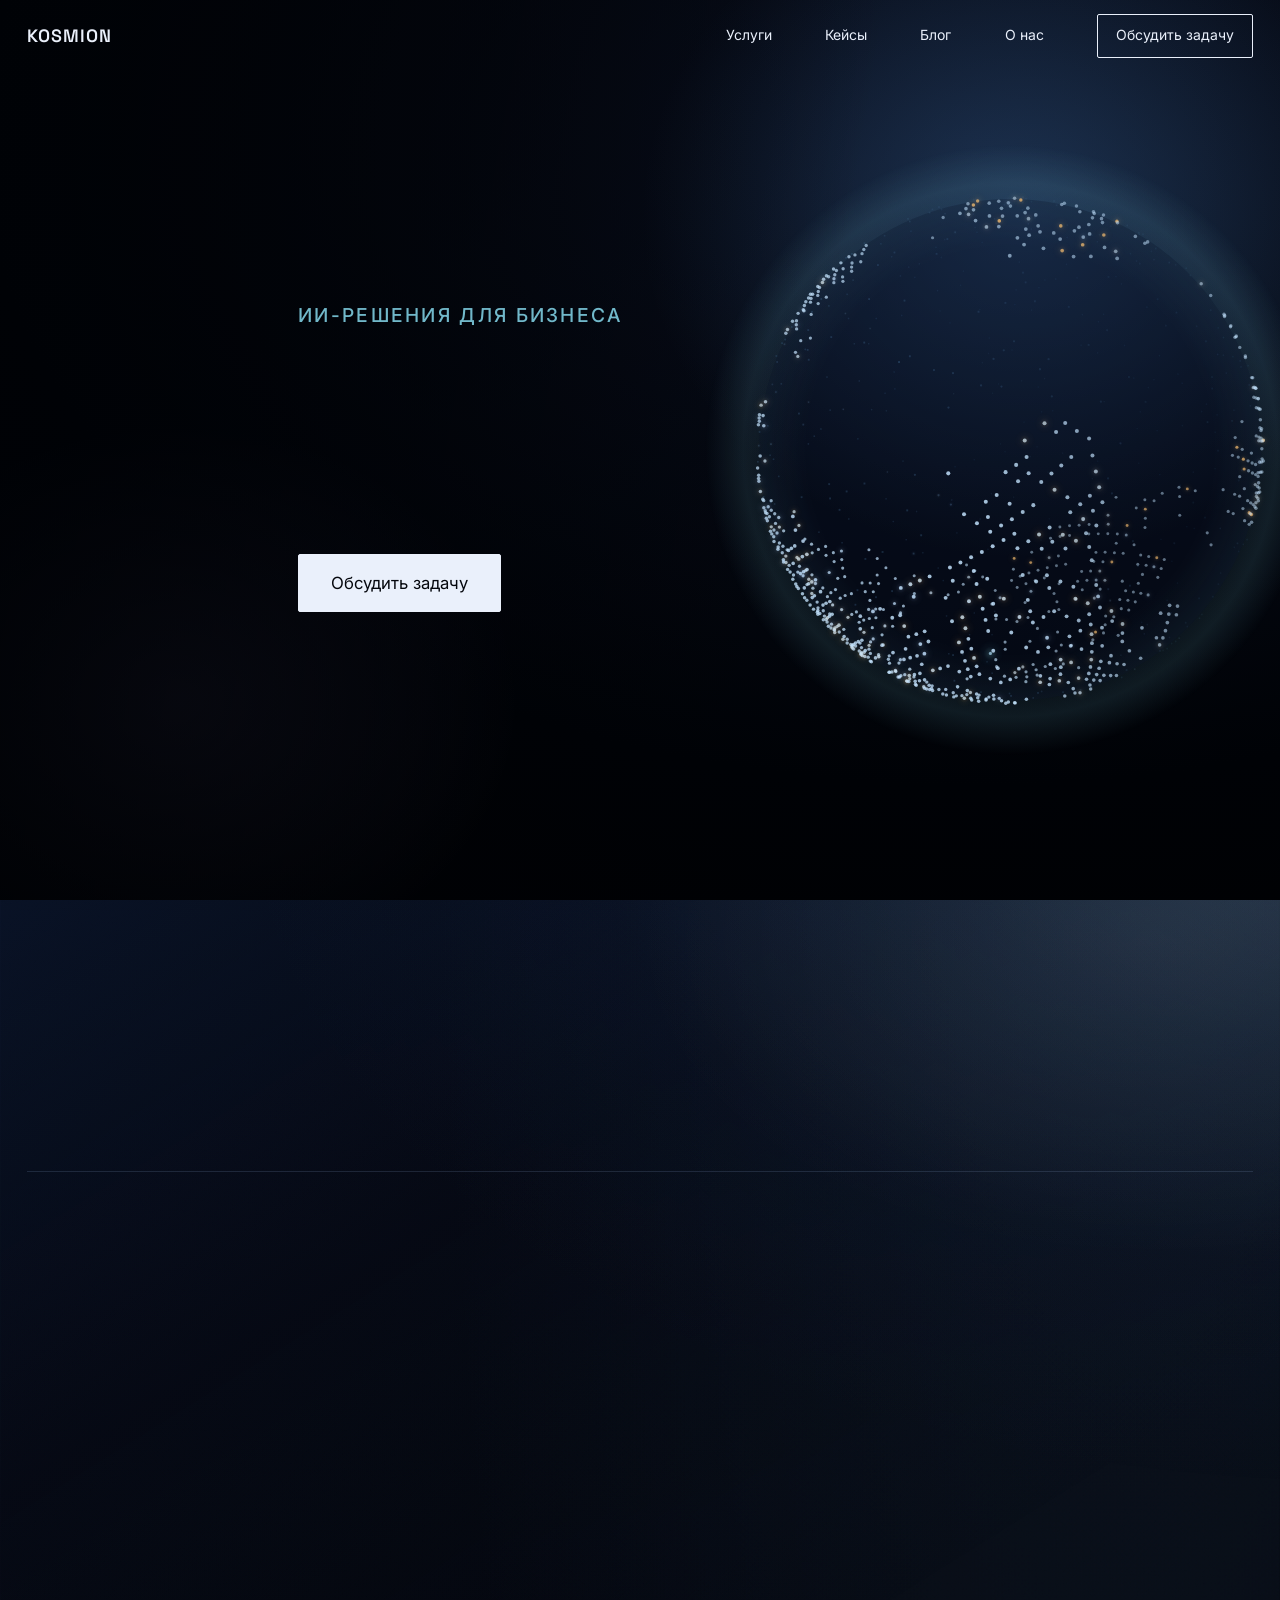
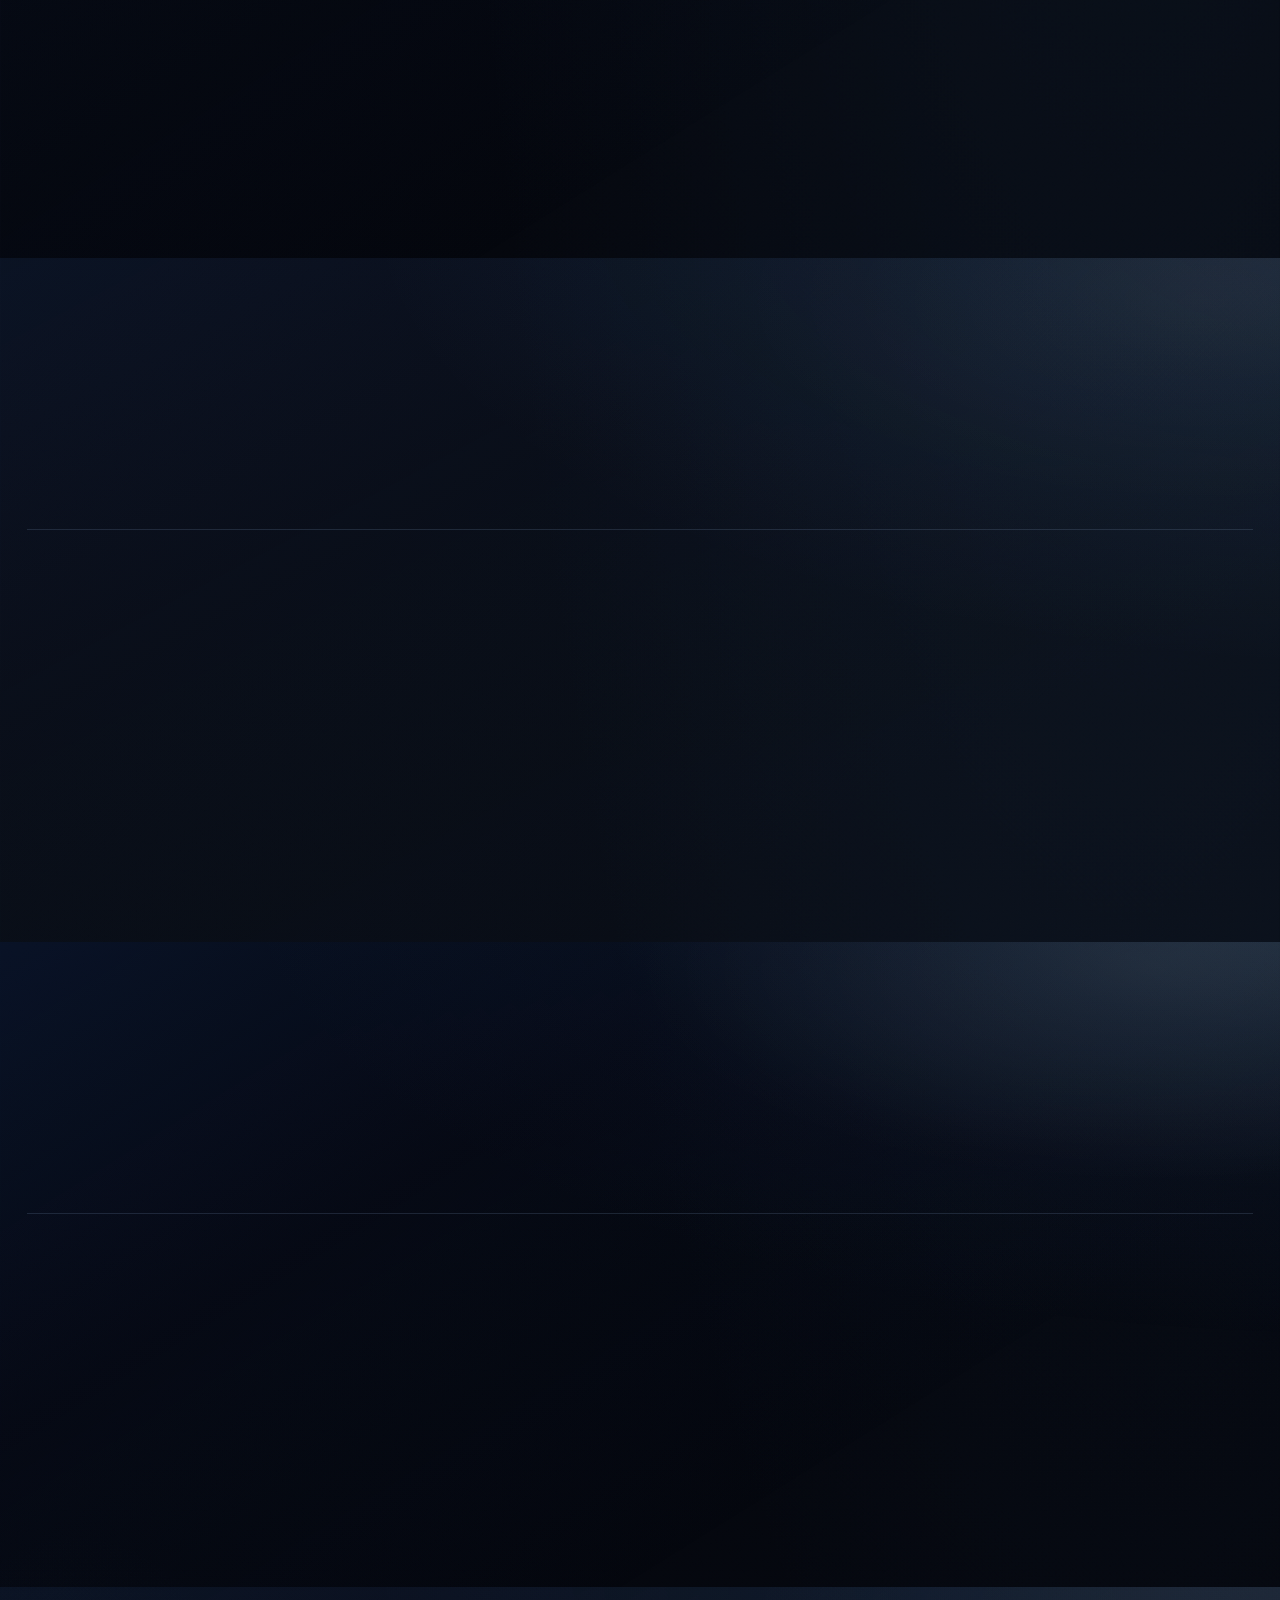
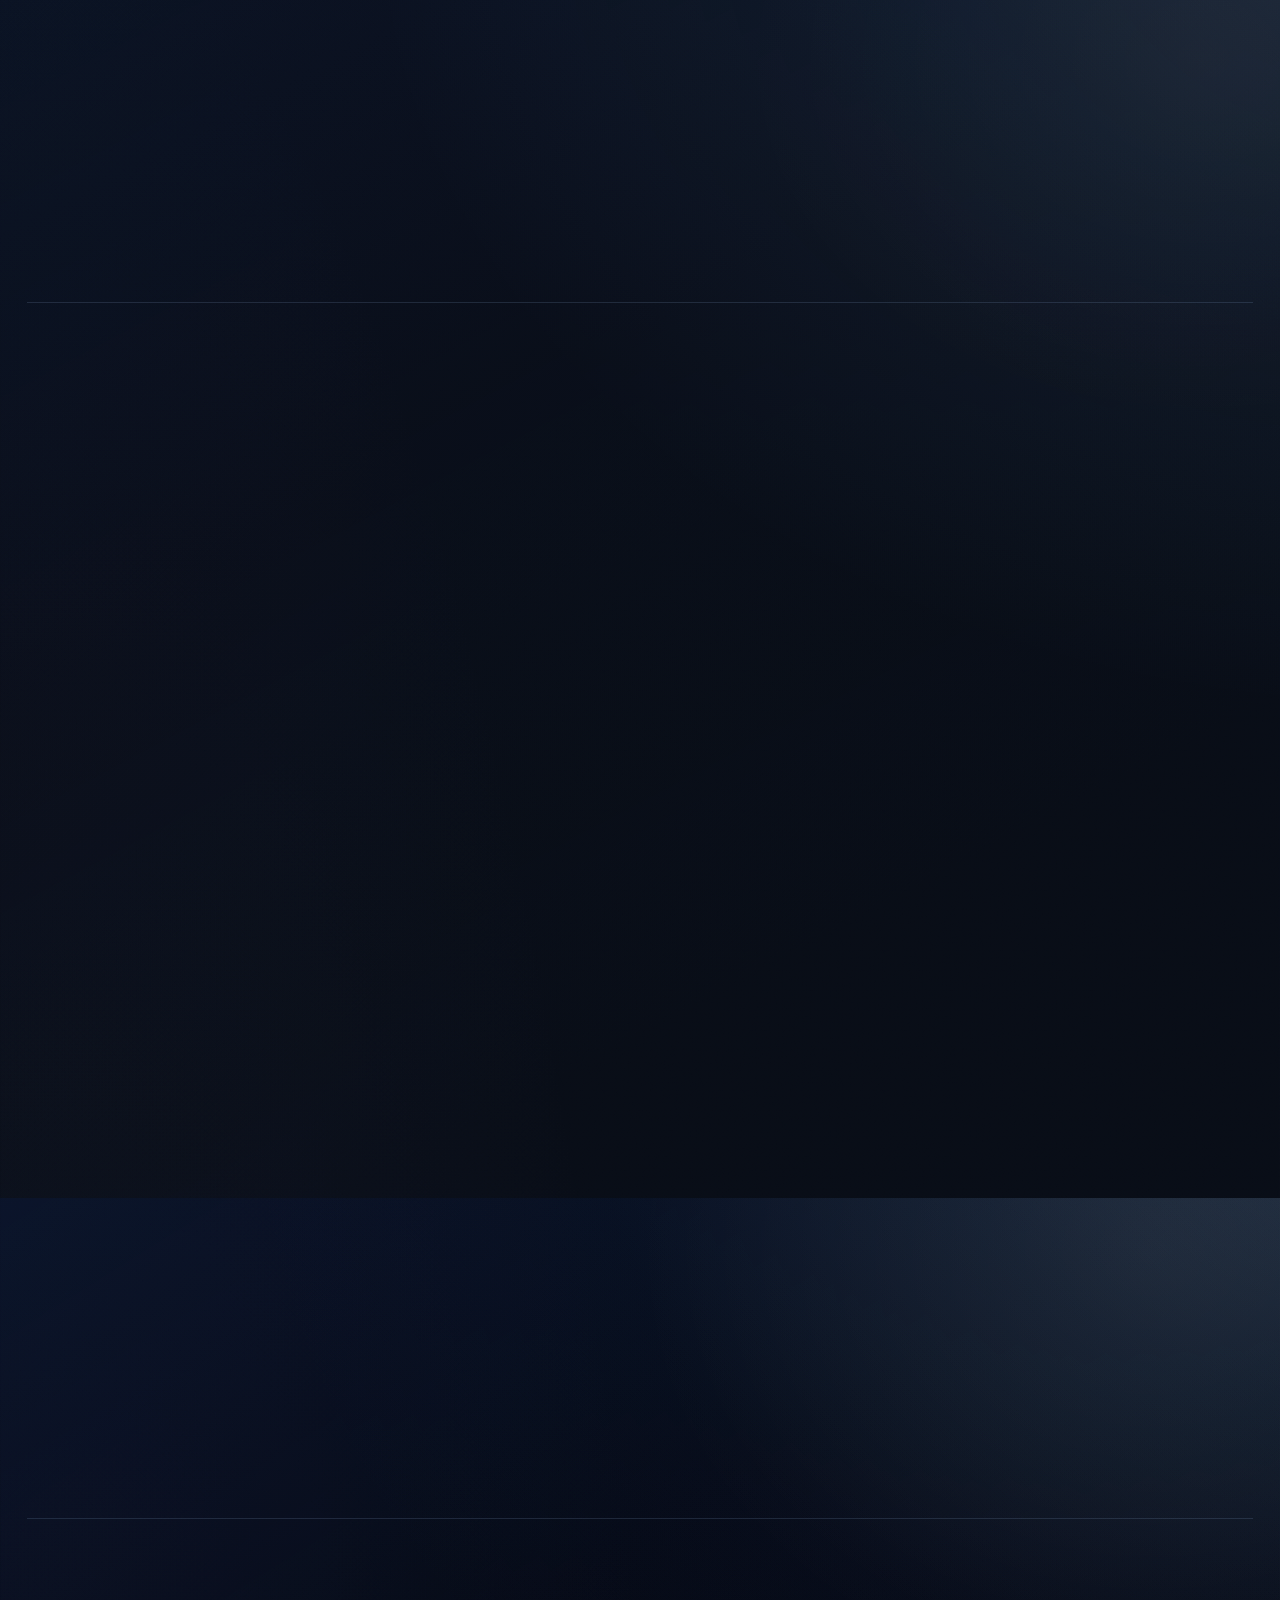
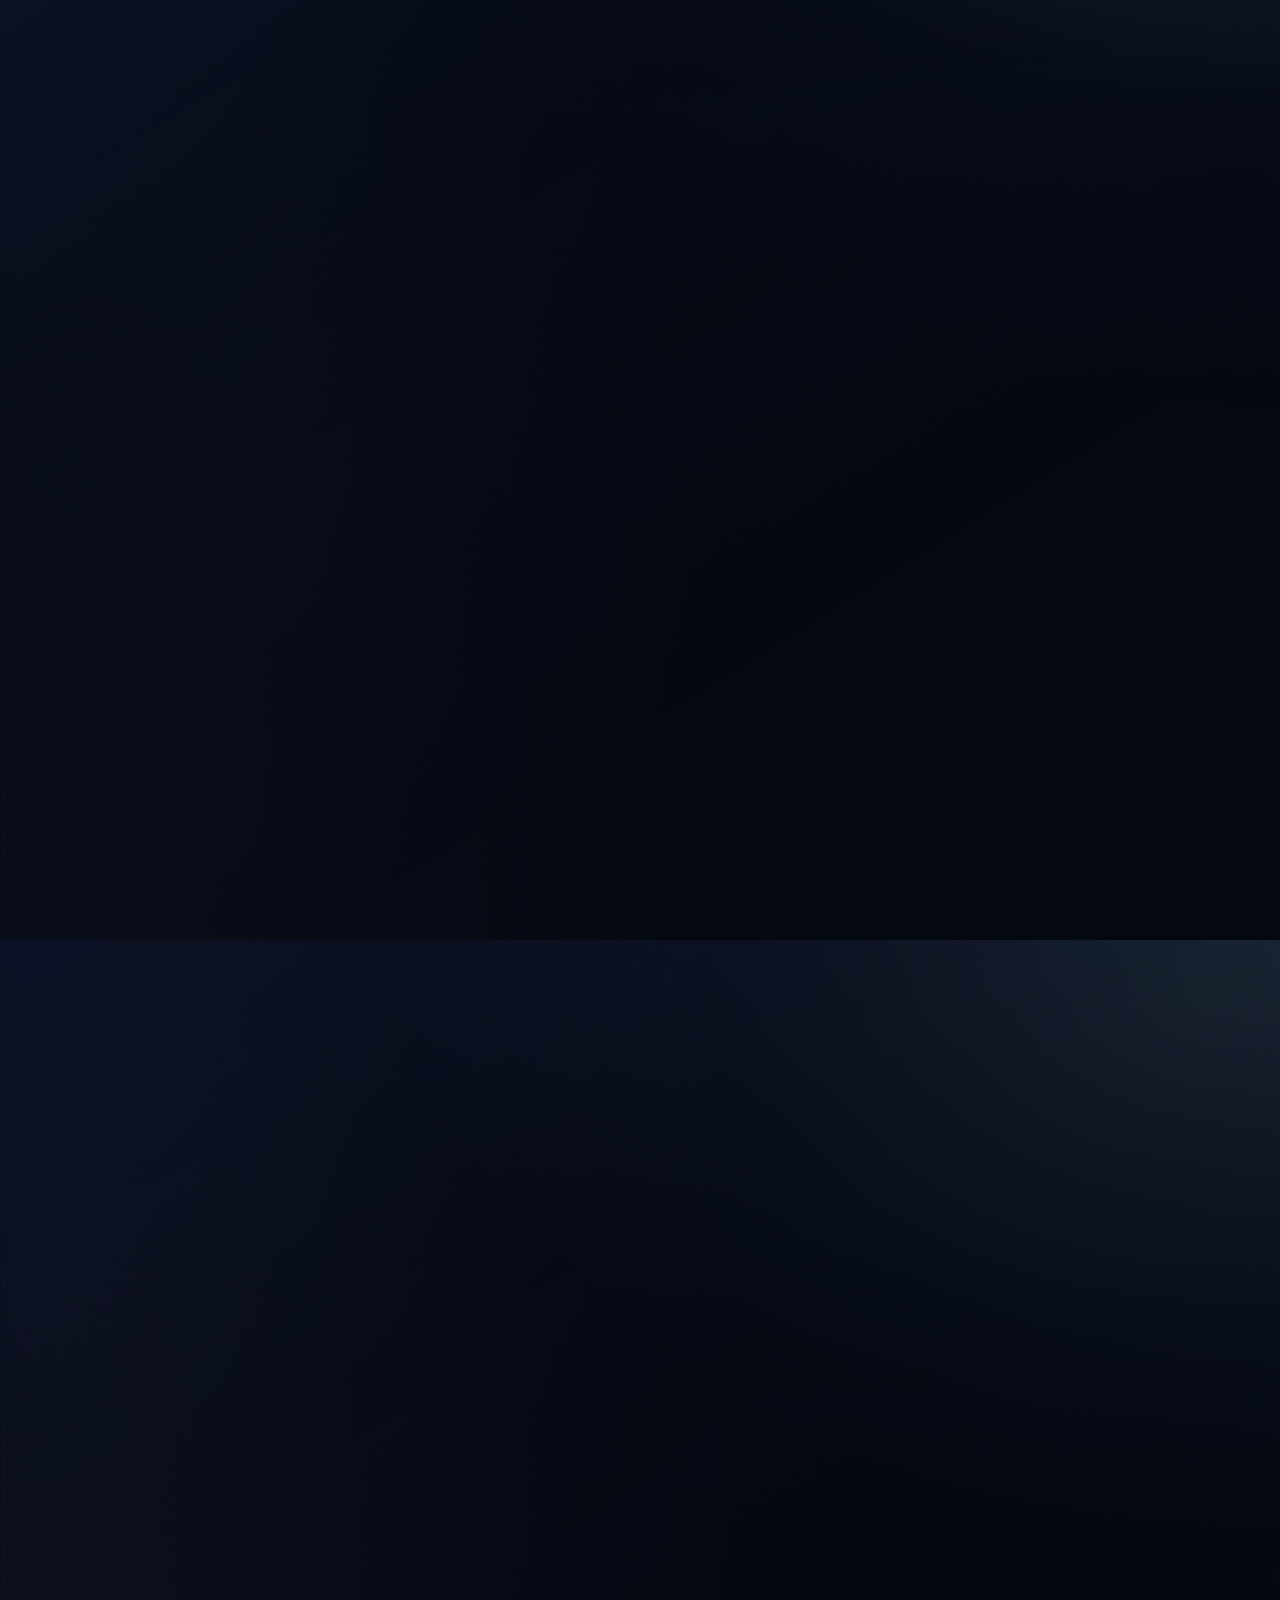
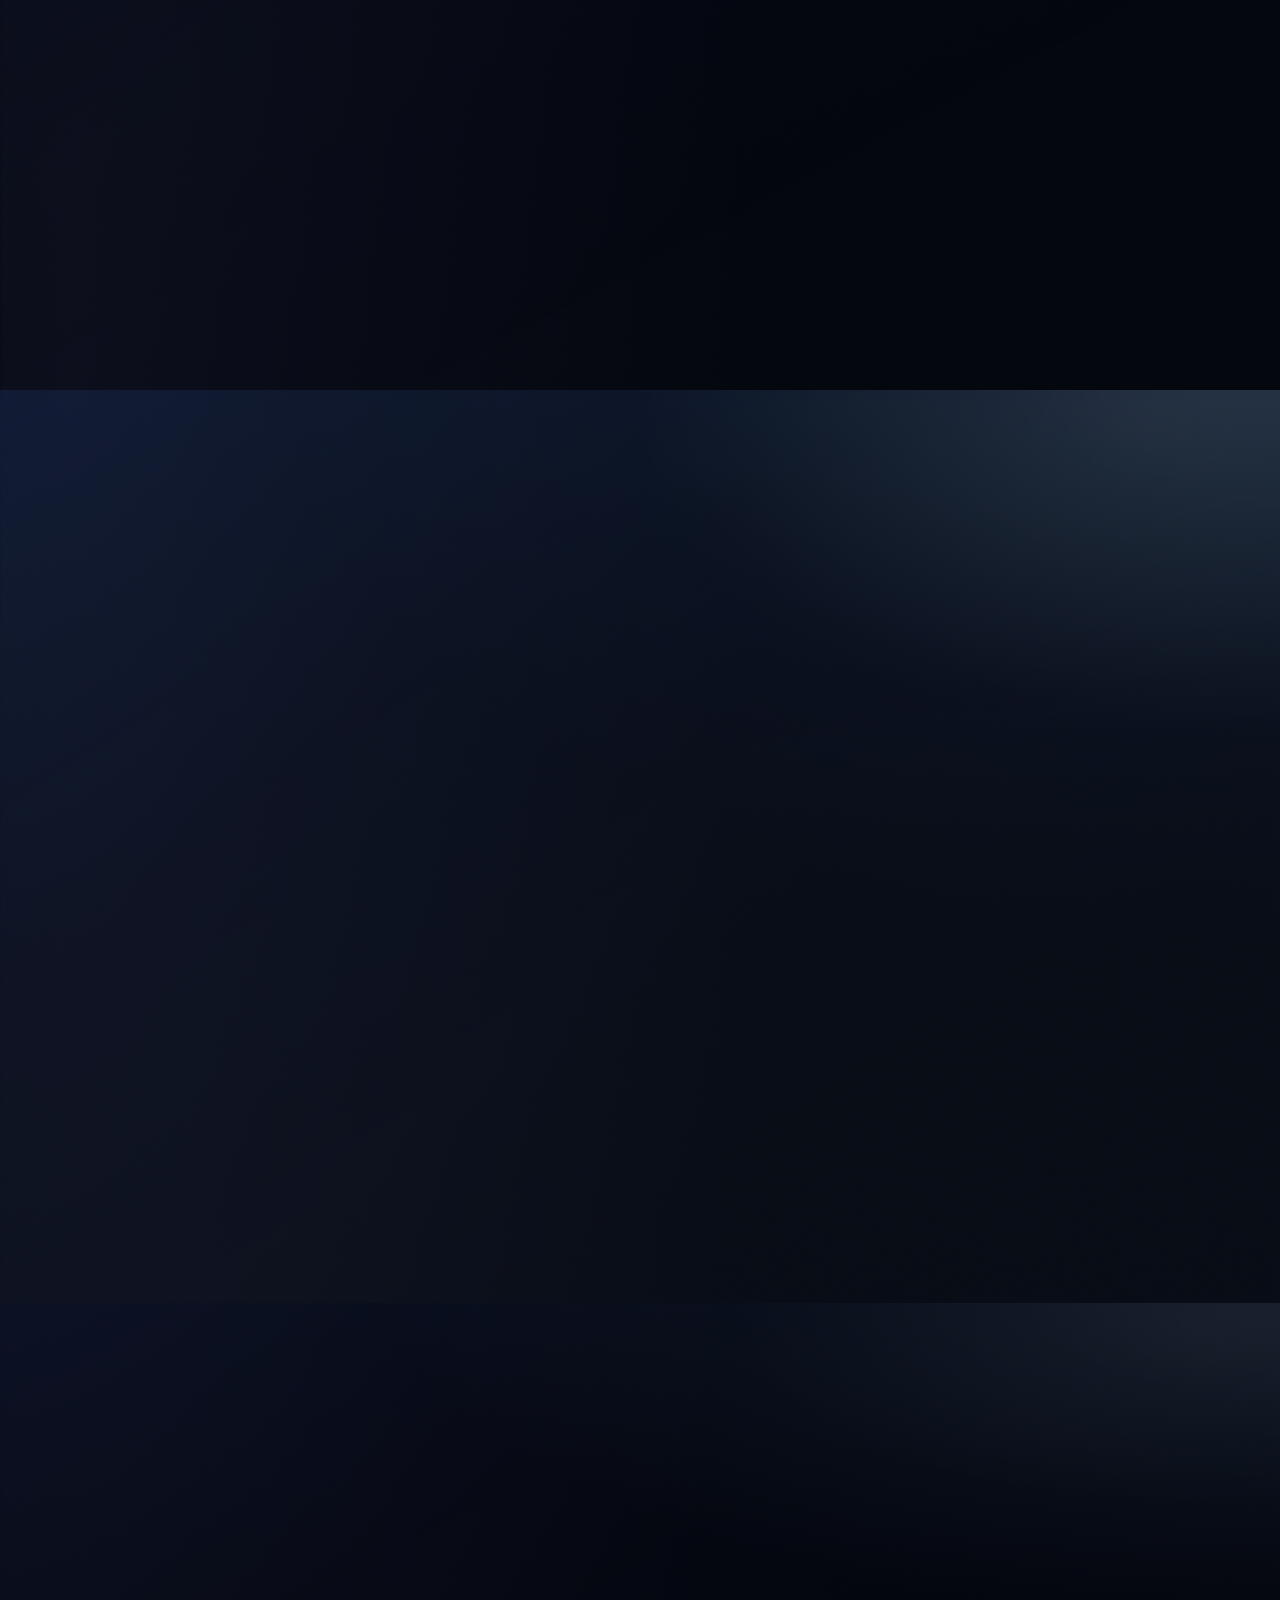
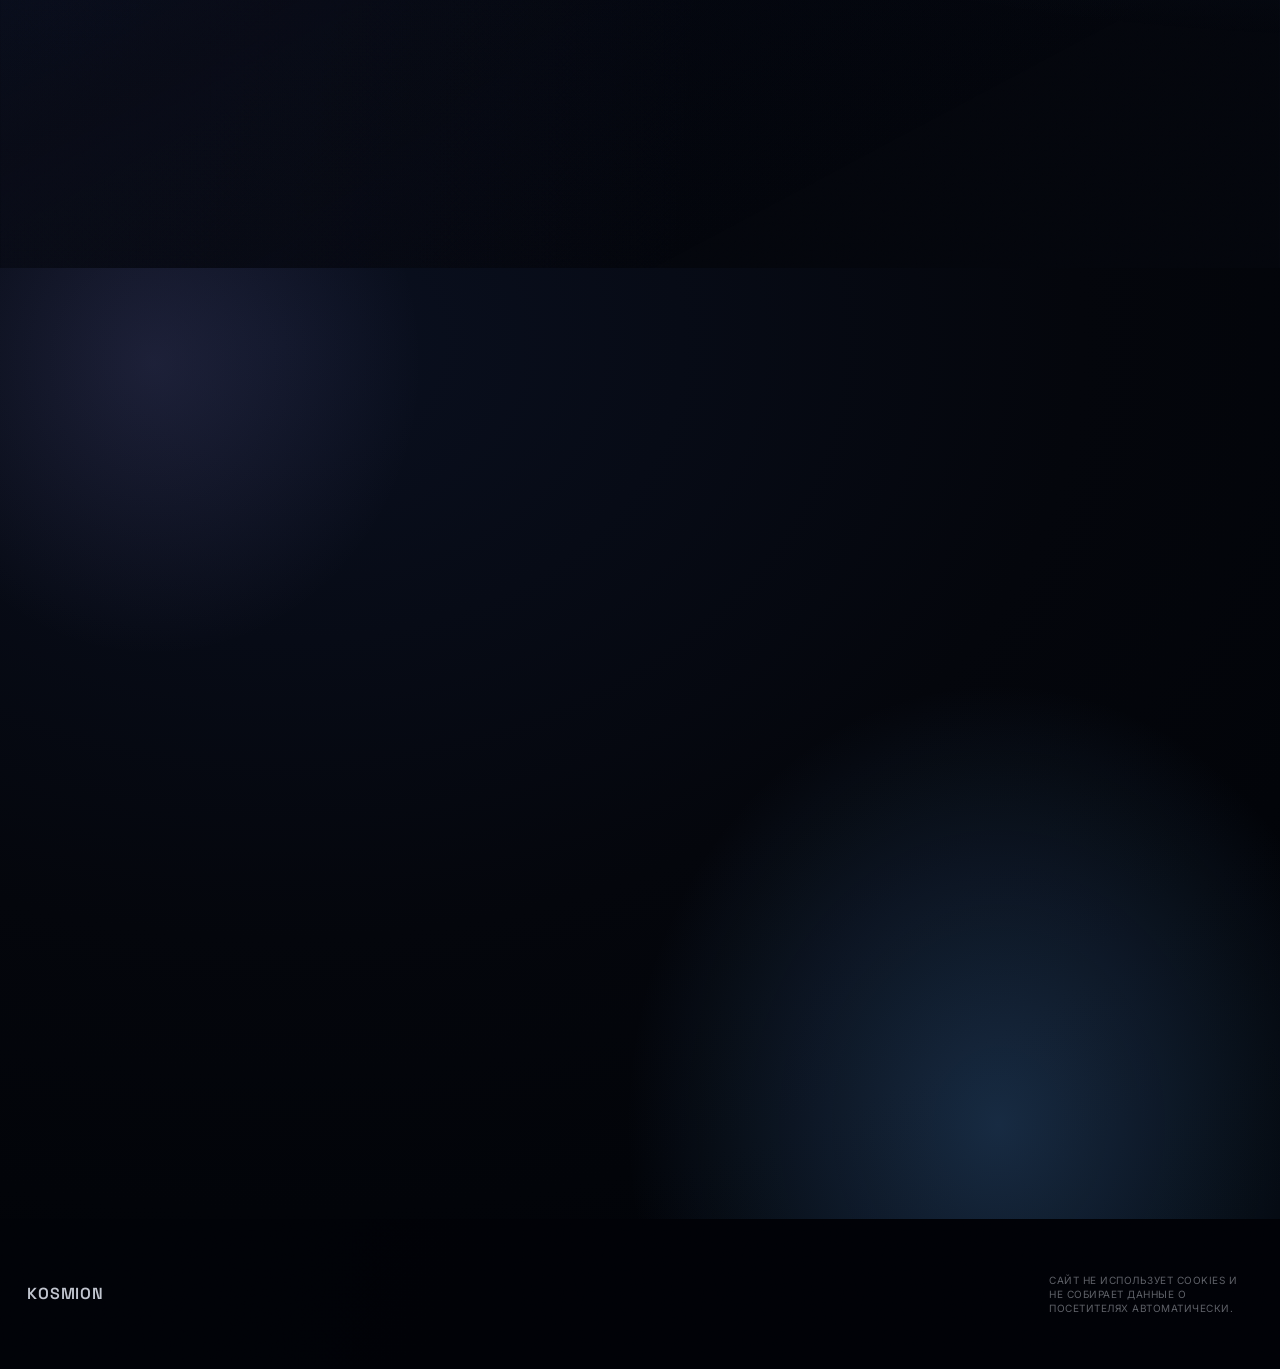
<file: index.html>
<!doctype html>
<html lang="ru">
<head>
  <meta charset="utf-8" />
  <meta name="viewport" content="width=device-width, initial-scale=1" />
  <title>KOSMION — ИИ-решения для бизнеса</title>
  <meta name="description" content="Создаём системные ИИ-решения: сначала диагностика процессов и финмодель эффекта, потом код. Фокус на измеримой ценности." />
  <!-- Favicon as an inline data-URI: the Kosmion mark, no extra file to serve
       and no 404 in the console when the browser asks for /favicon.ico.
       SAME 32-unit geometry as the #i-mark <symbol> in the body, with one
       deliberate difference: stroke-width 3 here vs 2.4 in the lockup. At a
       16px tab a 2.4/32 stroke lands on 1.2 device px and half-renders to a
       grey smear; 3 units holds. This is the documented small-size variant
       (brand_kosmion.md), not drift - if the path changes, change both.
       The favicon carries its own dark plate because the mark is cyan, which
       would vanish against a light browser-tab background. -->
  <link rel="icon" href="data:image/svg+xml,%3Csvg xmlns='http://www.w3.org/2000/svg' viewBox='0 0 32 32'%3E%3Cdefs%3E%3CradialGradient id='g' cx='34%25' cy='28%25' r='85%25'%3E%3Cstop offset='0' stop-color='%231a2440'/%3E%3Cstop offset='1' stop-color='%2306080f'/%3E%3C/radialGradient%3E%3C/defs%3E%3Ccircle cx='16' cy='16' r='15' fill='url(%23g)'/%3E%3Cg fill='none' stroke='%238ae0f4' stroke-width='1.6'%3E%3Ccircle cx='16' cy='16' r='10.5'/%3E%3Cellipse cx='16' cy='16' rx='10.5' ry='4'/%3E%3Cellipse cx='16' cy='16' rx='4' ry='10.5'/%3E%3C/g%3E%3C/svg%3E" />
  <!-- Link preview for when the URL is pasted into Telegram/WhatsApp.
       og:url and og:image must be absolute - relative paths are not
       resolved by the scrapers. Update both if the domain changes. -->
  <meta property="og:type" content="website" />
  <meta property="og:title" content="KOSMION — ИИ-решения для бизнеса" />
  <meta property="og:description" content="15 лет помогаем компаниям расти: внедрение решений, перестройка процессов, аналитика в основе решений." />
  <meta property="og:url" content="https://financeazamat.github.io/finaz/" />
  <meta property="og:image" content="https://financeazamat.github.io/finaz/images/07-dashboard-analytics.jpg" />
  <!-- ?v= is a cache buster. GitHub Pages serves these with
       cache-control: max-age=600 and no fingerprint in the filename, so
       without it the browser keeps a stale copy after a deploy. BUMP THE
       NUMBER on every publish where tokens.css / bg.css / space.js change. -->
  <link rel="stylesheet" href="tokens.css?v=13" />
  <link rel="stylesheet" href="bg.css?v=13" />
  <!-- Tell the browser the page is dark, so form controls, scrollbars, and
       the mobile URL bar render dark instead of a white strip on black. -->
  <meta name="color-scheme" content="dark" />
  <meta name="theme-color" content="#05070d" />
  <link rel="preconnect" href="https://fonts.googleapis.com" />
  <link rel="preconnect" href="https://fonts.gstatic.com" crossorigin />
  <!-- Two font requests on purpose, because they have different jobs.
       1. Manrope (display/headings) + Inter (text), cyrillic+latin - all copy.
       2. Jost, subset with text=Kosmion to EXACTLY the six glyphs of the
          wordmark: 1,104 bytes instead of 10,140 for full latin (measured
          2026-08-09). display=block, not swap: the wordmark is ~40 glyph-
          widths of the page and a swap from fallback to Jost is a visible
          jump in the nav. Blocking a 1.1KB font is cheaper than that reflow.
          CONSEQUENCE: this face can only ever render "Kosmion". Any other
          character silently falls back to Manrope. See brand_kosmion.md. -->
  <link href="https://fonts.googleapis.com/css2?family=Manrope:wght@400;500;600;700&family=Inter:wght@400;500;600&display=swap&subset=cyrillic,latin" rel="stylesheet" />
  <link href="https://fonts.googleapis.com/css2?family=Space+Grotesk:wght@600&text=KOSMION&display=block" rel="stylesheet" />
  <style>
    *,*::before,*::after{box-sizing:border-box;margin:0;padding:0}
    html{scroll-behavior:smooth;-webkit-font-smoothing:antialiased;text-rendering:optimizeLegibility}
    /* body is TRANSPARENT on purpose: the fixed .bg layer (bg.css) owns the
       page colour AND the gradient wash, so anything opaque here would hide it.
       html carries the base colour as the fallback if bg.css fails to load. */
    html{background:var(--paper)}
    body{font-family:var(--font-text);font-size:var(--body);line-height:var(--lh-body);color:var(--ink);background:transparent;overflow-x:hidden}
    ::selection{background:rgba(138,224,244,.26);color:var(--ink-2)}
    .wrap{max-width:var(--max-width);margin-inline:auto;padding-inline:var(--gutter);position:relative}
    .narrow{max-width:52rem}

    /* --- Caption tier: 10px / 0.05em, the layer the display type is
       measured against. Applies to kickers, eyebrows, numbers, tags. --- */
    .kicker,.eyebrow,.num,.tag,.stack .k{
      font-size:var(--caption);letter-spacing:var(--tracking-caption);
      text-transform:uppercase;font-weight:500}
    /* --font-display IS Manrope now (tokens.css), so the old
       `"Manrope", var(--font-display)` belt-and-braces - and the !important
       that went with it - are gone. The !important was actively harmful: it
       made .logo unstylable by any later rule, which is why the wordmark
       could not be given its own face without editing this line. */
    h1,h2,h3{font-family:var(--font-display);font-weight:600;letter-spacing:var(--tracking-tight)}
    .num,.big,.intro-lede{font-family:var(--font-display)}
    h1{font-size:clamp(2.1rem,5vw,var(--h1));line-height:var(--lh-tight);text-wrap:balance}
    h2{font-size:clamp(1.5rem,3.2vw,var(--h2));line-height:var(--lh-snug);margin-bottom:var(--space-s);text-wrap:balance}
    h3{font-size:var(--h5);line-height:var(--lh-snug);margin-bottom:.4em;letter-spacing:-.01em}
    p{color:var(--muted);max-width:62ch}
    p+p{margin-top:var(--space-s)}
    strong{color:var(--ink);font-weight:600}
    a{color:var(--link);text-decoration:none;transition:color var(--dur) var(--ease)}
    a:hover{color:var(--ink)}

    /* anchored sections clear the fixed nav */
    section[id]{scroll-margin-top:84px}

    /* Nav */
    .nav{position:fixed;inset:0 0 auto 0;z-index:50;display:flex;align-items:center;justify-content:space-between;height:72px;padding-inline:var(--gutter);color:var(--ink);transition:background var(--dur) var(--ease),backdrop-filter var(--dur) var(--ease),color var(--dur) var(--ease),border-color var(--dur) var(--ease);border-bottom:1px solid transparent}
    /* Scrolled nav is dark glass, not a white bar: on this variant the page
       under it is black, and a light bar would read as a hole. */
    .nav.scrolled{background:rgba(5,7,13,.72);backdrop-filter:blur(12px) saturate(140%);color:var(--ink);border-bottom-color:var(--line)}
    .nav a{color:inherit}

    /* ============================================================
       WORDMARK — the Kosmion lockup. One definition, both pages,
       nav and footer. Full rationale in
       30_consulting/knowledge/brand_kosmion.md.

       Three things make it deliberate rather than defaulted:

       1. The MARK IS AN SVG, not the character ◐. Measured 2026-08-09:
          U+25D0 rendered at an identical advance width (60.22px @100px)
          under Manrope, Inter, and bare monospace - i.e. no webfont on
          this page contains that glyph and every visitor was seeing
          whatever their OS substituted. Its weight, size, and optical
          centring were therefore outside our control and different on
          macOS, Windows, and Android. As SVG it is one shape everywhere,
          it inherits currentColor, and it is the same geometry as the
          favicon because both are now drawn from the same 32-unit path.
       2. The mark's stroke is tuned to the type, not left at its old
          weight. 2.4/32 units reads as the same optical weight as Jost
          500's stems, so the mark sits in the lockup as a letter would.
       3. Type: Jost 500, +0.11em, optically size-corrected. The old
          setting was Manrope 600 at -0.01em - a heavy grotesque pulled
          tight, which is how you set a dense UI label, not a name.
       ============================================================ */
    .logo{display:inline-flex;align-items:center;gap:var(--wm-gap);
      font-family:var(--font-wordmark);font-weight:var(--wm-weight);
      font-size:var(--wm-size);letter-spacing:var(--wm-track);
      /* The tracking adds trailing space after the final 'n'. Pull it back
         so the lockup's optical right edge is the letter, not the gap -
         otherwise it looks mis-aligned against the nav's right-hand items. */
      margin-right:calc(var(--wm-track) * -1);
      text-decoration:none;white-space:nowrap;color:var(--ink)}
    /* Mark sized in em so it tracks the wordmark at every scale. 0.8em lands
       the disc between the x-height and the cap-height of Jost 500 - level
       with the K, not overpowering it. */
    .logo .mark{flex:none;width:.8em;height:.8em;color:var(--accent);
      overflow:visible;transition:color var(--dur) var(--ease)}
    /* Hover moves the MARK only. The name never changes colour - it is the
       company's name, not a link affordance. Within the motion budget:
       colour on a 30px decorative shape, nothing on the type. */
    .logo:hover .mark{color:var(--ink-2)}
    .logo:hover{color:var(--ink)}
    /* Focus ring must survive the restyle: inline-flex + custom colours
       would otherwise swallow the UA outline on a dark page. */
    .logo:focus-visible{outline:2px solid var(--accent);outline-offset:4px;border-radius:2px}
    .nav .links{display:flex;align-items:center;gap:var(--space-m)}
    .nav .links a.txtlink{font-size:var(--small)}

    /* Mobile nav toggle — hidden on desktop; the checkbox + burger only come
       into play at ≤720px, so the desktop bar keeps its exact layout. */
    .nav-toggle{display:none}
    .burger{display:none}

    @media(max-width:820px){.nav .links{gap:var(--space-s)}}

    /* ≤720px: the links collapse into a tap-to-open dropdown under the fixed
       72px bar, driven by the #nav-toggle checkbox. Replaces the old
       `.txtlink{display:none}` rule, which hid the links with no way back. */
    @media(max-width:720px){
      /* The real control: visually hidden but still a keyboard tab-stop
         (opacity:0, NOT display:none). Taps flow through the label. */
      .nav-toggle{display:block;position:absolute;top:14px;right:var(--gutter);
        width:44px;height:44px;margin:0;opacity:0;pointer-events:none}
      /* Burger button: 44×44 tap target, three bars in currentColor. */
      .burger{display:inline-flex;flex-direction:column;justify-content:center;
        align-items:center;gap:5px;width:44px;height:44px;cursor:pointer;
        border-radius:4px;color:inherit;-webkit-tap-highlight-color:transparent}
      .burger span{display:block;width:24px;height:2px;background:currentColor;
        border-radius:2px;transition:transform var(--dur) var(--ease),opacity var(--dur) var(--ease)}
      /* Burger → X when open. */
      .nav-toggle:checked ~ .burger span:nth-child(1){transform:translateY(7px) rotate(45deg)}
      .nav-toggle:checked ~ .burger span:nth-child(2){opacity:0}
      .nav-toggle:checked ~ .burger span:nth-child(3){transform:translateY(-7px) rotate(-45deg)}
      /* Keyboard focus ring lands on the visible burger, not the hidden box. */
      .nav-toggle:focus-visible ~ .burger{outline:2px solid var(--accent);outline-offset:2px}

      /* Dropdown panel below the fixed 72px bar. Closed = collapsed. */
      .nav .links{position:fixed;top:72px;left:0;right:0;flex-direction:column;
        align-items:stretch;gap:0;padding:0 var(--gutter);
        background:rgba(5,7,13,.96);backdrop-filter:blur(12px) saturate(140%);
        border-bottom:1px solid var(--line);
        max-height:0;opacity:0;overflow:hidden;pointer-events:none;
        transition:max-height var(--dur) var(--ease),opacity var(--dur) var(--ease),padding var(--dur) var(--ease)}
      .nav-toggle:checked ~ .links{max-height:80vh;opacity:1;pointer-events:auto;
        padding-top:var(--space-s);padding-bottom:var(--space-s)}
      /* txtlinks return as stacked, ≥44px rows. */
      .nav .links a.txtlink{display:flex;align-items:center;min-height:44px;
        font-size:1rem;padding:.4em 0;border-bottom:1px solid var(--line)}
      /* CTA is a full-width block at the foot of the panel. */
      .nav .links a.btn{width:100%;margin-top:var(--space-s)}
    }
    .btn{font-family:var(--font-text);font-size:var(--small);padding:.7em 1.3em;border:1px solid currentColor;border-radius:2px;background:transparent;color:inherit;cursor:pointer;transition:background var(--dur) var(--ease),color var(--dur) var(--ease),transform var(--dur-fast) var(--ease);display:inline-flex;align-items:center;justify-content:center;min-height:44px;box-sizing:border-box}
    .btn:hover{background:var(--ink);color:var(--paper)}
    .nav.scrolled .btn:hover{background:var(--ink);color:var(--paper)}
    .btn:active{transform:translateY(1px)}
    /* Inverted here: on a black page the solid button is the LIGHT one.
       Its hover goes to cyan with dark text - cyan on white would be
       unreadable, so the label flips rather than staying light. */
    .btn--solid{background:var(--ink);color:var(--paper);border-color:var(--ink)}
    .btn--solid:hover{background:var(--accent);border-color:var(--accent);color:#05070d}
    .btn--lg{font-size:1.05rem;padding:.95em 1.9em}

    /* Hero */
    /* The hero is now the deepest black on the page - the animation needs
       true black to read as space, and it must be DARKER than the sections
       under it so the sequence sits in a void rather than on a panel.
       Fully opaque: the .bg wash must not double up with the canvas. */
    .hero{position:relative;overflow:hidden;min-height:100vh;display:grid;align-items:center;color:var(--ink);
      background:radial-gradient(125% 115% at 76% 16%,#0a1020 0%,#000206 62%,#000000 100%)}
    /* Nebula bloom behind the object, parallaxed by --drift. Midnight blue,
       not cyan: cyan here would fight the animation's own accent. */
    .hero::after{content:"";position:absolute;inset:0;background:
      radial-gradient(44% 56% at 80% 24%,rgba(74,134,200,.30),transparent 68%),
      radial-gradient(38% 44% at 14% 78%,rgba(150,142,224,.12),transparent 70%);
      pointer-events:none;transform:translateY(var(--drift,0))}
    /* A vignette that darkens the left third, so the headline always has
       black behind it no matter which stage the animation is in. It sits
       ABOVE the canvas (z2) and below the copy (z3). */
    .hero::before{content:"";position:absolute;inset:0;z-index:2;pointer-events:none;
      background:linear-gradient(100deg,rgba(0,2,6,.86) 0%,rgba(0,2,6,.55) 34%,rgba(0,2,6,0) 62%)}
    /* Mobile scrim: the planet is in the upper right and the type is in the
       lower half, so the darkening is now VERTICAL — clear across the top so
       the globe stays bright, ramping to a solid base under the headline. The
       old flat top-to-bottom wash dimmed the globe along with everything. */
    @media(max-width:720px){.hero::before{background:
      linear-gradient(rgba(0,2,6,0) 34%, rgba(0,2,6,.34) 52%, rgba(0,2,6,.74) 78%, rgba(0,2,6,.88) 100%)}}
    /* Layer order in the hero: gradient (element bg) < nebula ::after <
       canvas (z1) < scrim ::before (z2) < copy (z3). */
    #hero-dots{position:absolute;inset:0;z-index:1;pointer-events:none}
    /* On phones the copy spans full width and the right-anchored object
       lands under the headline - fade it there so type wins. */
    /* Full brightness on a phone. The globe used to be dimmed to .45 (then .8)
       because it sat behind the headline; now it lives on the right with the
       copy on the left, so there is nothing to protect and no reason to fade
       the planet. Per-dot dimming still handles any stray left-side dots
       (see mask() in space.js). */
    @media(max-width:720px){#hero-dots{opacity:1}}
    .hero .wrap{position:relative;z-index:3}
    /* 15ch was tuned for the 80px h1; at 56px it forces 3 short lines. */
    .hero h1{max-width:19ch;color:var(--ink-2)}
    /* Phone: the planet owns the upper right, the copy owns the lower half.
       align-items:end drops the text out from under the globe (the hero is a
       centring grid by default, which put the headline straight through it),
       and the type comes down a step because it no longer has the whole
       viewport height to itself. */
    @media(max-width:720px){
      /* minmax(0,1fr) stops a long unbreakable word from sizing the auto grid
         track to its min-content and pushing the whole column past the
         viewport (this is what clipped case.html's headline). */
      .hero{align-items:end;padding-bottom:12vh;grid-template-columns:minmax(0,1fr)}
      .hero .wrap{width:100%}
      .hero h1{font-size:clamp(1.7rem,7.8vw,2.2rem);max-width:15ch}
      .hero .lede{max-width:30ch;font-size:1rem}
      .hero .kicker{font-size:.9rem}
      h1,h2,h3{overflow-wrap:break-word}
    }
    .hero .lede{color:rgba(234,240,251,.80);font-size:clamp(1.05rem,2.4vw,1.2rem);margin-top:var(--space-s);max-width:56ch}
    .hero .cta{margin-top:var(--space-m);display:flex;gap:var(--space-s);flex-wrap:wrap}
    .kicker{font-family:var(--font-text);color:var(--accent);opacity:.9;margin-bottom:var(--space-s)}
    /* Hero kicker is bumped well off the 10px caption tier - it reads as a
       standfirst above the H1, not a micro-label. */
    .hero .kicker{font-size:clamp(.95rem,1.7vw,1.2rem);letter-spacing:.12em;opacity:.82}

    /* Sections + smooth seams between blocks */
    .section{padding-block:var(--section-v);position:relative}
    /* Section fills carry alpha so the fixed .bg wash (bg.css) tints
       them instead of every block being flat paper. It is a soft
       gradient with no edges in it, so this can sit lower than it had to
       when a drawn mesh was back there. */
    /* On a dark page the light/dark alternation inverts: --alt is now a
       LIFT (a hair brighter than the void) and --dark is a DEEPER well.
       Both keep alpha so the .bg wash shows through and the two never
       read as opaque panels pasted over space. */
    .section--alt{background:rgba(150,190,255,.035)}
    .section--dark{background:rgba(0,2,6,.62);color:var(--ink)}
    .section--dark h2{color:var(--ink-2)}
    .section--dark p{color:rgba(234,240,251,.72)}
    /* soft gradient seam so the deep block eases in/out rather than hard-cutting */
    .section--dark::before,.section--dark::after{content:"";position:absolute;left:0;right:0;height:64px;pointer-events:none}
    .section--dark::before{top:0;background:linear-gradient(rgba(0,2,6,.45),rgba(0,2,6,0))}
    .section--dark::after{bottom:0;background:linear-gradient(rgba(0,2,6,0),rgba(0,2,6,.45))}
    /* nebula bloom on the deep sections */
    .section--dark{overflow:hidden}
    .section--dark .wrap{position:relative;z-index:1}
    .section--dark .glow{position:absolute;inset:0;pointer-events:none;background:
      radial-gradient(40% 60% at 88% 8%,rgba(74,134,200,.26),transparent 66%),
      radial-gradient(34% 50% at 6% 92%,rgba(150,142,224,.12),transparent 70%)}
    /* eyebrow gets a leading hairline rule — the caption tier made structural */
    .eyebrow{font-family:var(--font-text);color:var(--accent);margin-bottom:var(--space-s);display:flex;align-items:center;gap:.75em}
    .eyebrow::before{content:"";width:2.5rem;height:1px;background:currentColor;opacity:.55;flex:none}
    .section--dark .eyebrow{color:var(--accent)}
    .lead{font-size:var(--lede);line-height:1.5;color:var(--ink);max-width:60ch;margin-bottom:var(--space-s)}
    .section--dark .lead{color:var(--ink-2)}
    .section-note{font-size:.95rem;max-width:62ch}

    /* Founder card: portrait + short bio. The <img> currently points at a
       silhouette placeholder data-URI; drop his photo in at
       images/azamat.jpg and swap the src (portrait crop, ~4:5). */
    .founder{display:flex;gap:var(--space-m);align-items:center;margin-top:var(--space-m);flex-wrap:wrap}
    /* Founder portrait: a circle, so it rhymes with the planet on the first
       screen instead of sitting on the page as a hard rectangle. The photo is
       cool-graded (partly desaturated + darkened) so warm skin tones stop
       fighting the blue palette, and the ring/glow is kept deliberately dim —
       it should read as the same light that falls on the sections, not as a
       lit object of its own. */
    .founder-photo{flex:none;width:150px;height:150px;border-radius:50%;overflow:hidden;
      position:relative;background:var(--surface-lift);
      box-shadow:0 0 0 1px rgba(150,178,225,.22),
                 0 0 26px -10px rgba(138,224,244,.20),
                 inset 0 0 22px rgba(4,8,20,.55)}
    .founder-photo img{width:100%;height:100%;object-fit:cover;display:block;
      filter:grayscale(.62) contrast(1.05) brightness(.86)}
    /* The lit side catches the section's own light direction (upper right). */
    .founder-photo::after{content:"";position:absolute;inset:0;pointer-events:none;
      background:
        radial-gradient(75% 70% at 78% 12%, rgba(138,224,244,.10) 0%, rgba(138,224,244,0) 62%),
        linear-gradient(150deg, rgba(10,26,62,.12) 0%, rgba(4,7,14,.42) 100%)}
    .founder-bio{flex:1;min-width:260px}
    .founder-name{color:var(--ink);font-weight:600;font-family:"Manrope",var(--font-display);
      margin-bottom:.5em;font-size:1.05rem}
    .founder-bio p{font-size:.95rem;max-width:52ch}

    /* Numbered items */
    /* items sit on the column grid, separated by hairlines not just air */
    .items{display:grid;gap:0;grid-template-columns:repeat(auto-fit,minmax(280px,1fr));margin-top:var(--space-l);
      border-top:1px solid var(--line)}
    .items>*{padding:var(--space-m) var(--space-m) var(--space-m) 0;border-bottom:1px solid var(--line)}
    .section--dark .items,.section--dark .items>*{border-color:rgba(234,240,251,.12)}
    .item .num{font-family:var(--font-display);color:var(--accent);display:block;margin-bottom:.6em}
    .section--dark .item .num{color:var(--accent)}
    .item p{font-size:var(--small);max-width:38ch}
    .subhead{margin-top:var(--space-l);font-size:var(--h4)}

    /* Line-stroke icons — thin, geometric, accent-colored */
    .ico{width:30px;height:30px;display:block;margin-bottom:1em;color:var(--accent)}
    .ico svg{width:100%;height:100%;display:block;fill:none;stroke:currentColor;stroke-width:1.5;stroke-linecap:round;stroke-linejoin:round}
    .section--dark .ico,.card .ico{color:var(--accent)}
    .section--dark .ico{color:var(--accent)}

    /* Industries — clickable card variant */
    .item--link{position:relative;padding:var(--space-m);background:var(--surface-lift);border:1px solid var(--line);border-radius:4px;transition:transform var(--dur) var(--ease),box-shadow var(--dur) var(--ease),border-color var(--dur) var(--ease)}
    .item--link:hover{transform:translateY(-6px);box-shadow:0 20px 40px -20px rgba(0,0,0,.65);border-color:var(--accent)}
    a.item--link,a.item--link:hover{color:var(--ink)}
    .item--link .case-link{display:inline-block;margin-top:var(--space-s);font-size:var(--small);color:var(--accent);font-weight:600}
    /* card grid opts out of the hairline-separator treatment */
    .items--cards{grid-template-columns:repeat(auto-fit,minmax(300px,1fr));gap:var(--space-m);border-top:0}
    .items--cards>*{border-bottom:0}
    .item--link p{max-width:none}

    /* Solution examples — tagged mini-cards */
    .ex{display:grid;gap:var(--space-m);grid-template-columns:repeat(auto-fit,minmax(280px,1fr));margin-top:var(--space-m)}
    .ex .card{padding:var(--space-m);background:var(--surface-lift);border:1px solid var(--line);border-radius:4px;transition:transform var(--dur) var(--ease),box-shadow var(--dur) var(--ease),border-color var(--dur) var(--ease)}
    .ex .card:hover{transform:translateY(-4px);box-shadow:0 20px 40px -22px rgba(74,134,200,.30);border-color:var(--accent)}
    .tag{display:inline-block;color:var(--accent);border:1px solid var(--accent);border-radius:100px;padding:.35em .9em;margin-bottom:.8em}

    /* Artifacts list */
    .artifacts{display:grid;gap:var(--space-s) var(--space-m);grid-template-columns:repeat(auto-fit,minmax(320px,1fr));margin-top:var(--space-l);list-style:none}
    .artifacts li{padding-left:1.4em;position:relative;font-size:.98rem;color:var(--muted-2)}
    .artifacts li::before{content:"—";position:absolute;left:0;color:var(--accent)}
    .section--dark .artifacts li::before{color:var(--accent)}
    .artifacts strong{display:block;color:var(--ink);font-weight:600;margin-bottom:.15em}
    .section--dark .artifacts strong{color:var(--ink-2)}
    .section--dark .artifacts li{color:rgba(234,240,251,.72)}

    /* Tech stack strip + model pills */
    .stack{display:grid;gap:var(--space-m);grid-template-columns:repeat(auto-fit,minmax(240px,1fr));margin-top:var(--space-l)}
    .stack .k{font-size:.72rem;letter-spacing:.1em;text-transform:uppercase;color:var(--accent);display:block;margin-bottom:.35em}
    .stack .v{font-size:.95rem;color:var(--muted-2)}
    .pills{display:flex;flex-wrap:wrap;gap:.5em;margin-top:var(--space-m);list-style:none}
    .pills li{font-size:.8rem;padding:.4em .9em;border:1px solid var(--line);border-radius:100px;color:var(--muted-2)}

    /* ============================================================
       MOTION SYSTEM — zero dependency.
       Layer 1: scroll-linked, runs off the main thread where the
                browser supports animation-timeline: view().
       Layer 2: IntersectionObserver, only as the fallback.
       Auto-stagger via --i, so 5- and 6-item grids reveal in
       sequence instead of as one block (the old .d1/.d2/.d3 cap).
       Budget: transform + opacity only, 120-300ms, no ambient loops.
       ============================================================ */
    .reveal{opacity:0;transform:translateY(var(--rise))}

    /* Layer 1 — scroll-driven. No JS, no observer, no paint on scroll. */
    @supports (animation-timeline: view()) {
      .reveal{animation:rise linear both;animation-timeline:view();
              animation-range:entry 4% cover 20%}
      @keyframes rise{to{opacity:1;transform:none}}
      /* Stagger inside a group: shift each item's range further in.
         calc() goes INSIDE the range, after the range-name - wrapping
         the name itself in calc() is invalid and silently drops the
         whole declaration, which is what flattened the old version. */
      .items>.reveal,.ex>.reveal{
        animation-range-start:entry calc(4% + var(--i,0) * 3%);
        animation-range-end:cover calc(20% + var(--i,0) * 3%)}
    }

    /* Layer 2 — fallback. .js-reveal is set by the script only when
       animation-timeline is unsupported, so the two never both run. */
    .js-reveal .reveal{transition:opacity var(--dur-slow) var(--ease-out),
                                 transform var(--dur-slow) var(--ease-out);
                       transition-delay:calc(var(--i,0) * var(--stagger))}
    .js-reveal .reveal.in{opacity:1;transform:none}

    /* ---- Technical figures: scroll-driven schematics ---------------
       Technique lifted from bklit's chart-reveal (their React/Motion
       component, rebuilt here in plain CSS - the page stays a zip file).
       Their load-bearing detail: reveal by growing a clipPath rect's
       WIDTH 0→full, never scaleX, because scaleX opens from the centre
       and reads as a zoom instead of a left-to-right readout.
       Here the reveal is bound to scroll position, so the schematic
       constructs itself as you read it and then holds. Still no loops.
       ---------------------------------------------------------------- */
    .figure{margin-top:var(--space-l);position:relative}
    .figure svg{width:100%;height:auto;display:block;overflow:visible}
    .fg-hair{stroke:var(--line);stroke-width:1;fill:none}
    .section--dark .fg-hair,.figure--dark .fg-hair{stroke:rgba(234,240,251,.13)}
    .fg-cap{font-family:var(--font-text);font-size:9px;letter-spacing:1.2px;
      fill:var(--muted);text-transform:uppercase}
    .figure--dark .fg-cap{fill:rgba(234,240,251,.45)}
    .fg-accent{stroke:var(--accent);fill:none;stroke-linecap:round;stroke-linejoin:round}
    .figure--dark .fg-accent{stroke:var(--accent)}
    .fg-fill{fill:var(--accent)}
    .figure--dark .fg-fill{fill:var(--accent)}
    .fg-lbl{font-family:var(--font-display);font-size:13px;fill:var(--ink);
      letter-spacing:var(--tracking-tight)}
    .fg-num{font-family:var(--font-text);font-size:9px;letter-spacing:1.2px;fill:var(--accent)}
    .fg-box{fill:none;stroke:var(--line);stroke-width:1}
    .fg-cell{fill:var(--accent)}

    /* The reveal wipe. Width is driven by scroll where supported. */
    .fg-wipe{width:0}
    @supports (animation-timeline: view()) {
      /* The wipe rect lives inside <defs> and is therefore NOT rendered,
         so its own view() timeline would never become active. Name the
         timeline on the rendered .figure instead and let the descendant
         rect reference it - no timeline-scope needed, it's an ancestor. */
      .figure{view-timeline-name:--fig;view-timeline-axis:block}
      .fg-wipe{animation:fgWipe linear both;animation-timeline:--fig;
               animation-range:entry 12% cover 48%}
      @keyframes fgWipe{to{width:var(--fw,1000px)}}
    }
    /* Fallback: one-shot transition when the observer marks it in. */
    .js-reveal .fg-wipe{transition:width 1.1s cubic-bezier(.85,0,.15,1)}
    .js-reveal .figure.in .fg-wipe{width:var(--fw,1000px)}
    /* No scroll timeline AND no JS reveal (i.e. reduced motion): show all. */
    @media(prefers-reduced-motion:reduce){
      .fg-wipe{width:var(--fw,1000px);animation:none;transition:none}
    }

    /* The figures are ~1200 viewBox units wide and scale to fit. On a
       phone that scale is ~0.37, so a 9-unit caption renders at ~3px -
       unreadable. Text inside an SVG is sized in USER units, so the
       compensation is to bump the unit size, not the rendered px. */
    @media(max-width:720px){
      .figure{margin-top:var(--space-m)}
      .fg-cap,.fg-num{font-size:24px;letter-spacing:2.5px}
      .fg-lbl{font-size:34px}
      /* At a 24-unit caption the gantt's 30-unit row pitch no longer
         clears its own bars, so the per-bar labels drop out. The five
         numbered steps sit directly above the figure and already name
         them; what the figure has to carry on a phone is the SHAPE of
         the schedule and the day axis, and both survive. */
      #process .fg-bar-lbl{display:none}
      /* Same cause in the pipeline figure: a 34-unit label no longer
         fits a 200-unit box. Widen the boxes and re-point the arrows
         into the remaining gaps rather than shrink the text back. */
      #services .fg-box{width:250px}
      #services .fg-arrow{display:none}
    }

    /* NOTE: the .draw scroll-drawn-hairline system lived here. Its only
       target on this page was the chip SVG, replaced by the self-drawing
       hero figure (.fig-*), so it was removed rather than left inert.
       case.html never used it either. */

    @media(prefers-reduced-motion:reduce){
      .reveal{opacity:1;transform:none;animation:none}
    }

    /* CTA + footer */
    .cta-band{padding-block:var(--space-l)}
    .cta-band h2{max-width:22ch}
    .cta-band p{margin-top:var(--space-s)}
    /* gradient CTA — matches hero, keeps homepage image-light */
    .cta-band--grad{position:relative;overflow:hidden;color:var(--ink);background:radial-gradient(120% 120% at 22% 8%,#0a1020 0%,#04060c 52%,#000206 100%)}
    .cta-band--grad::after{content:"";position:absolute;inset:0;pointer-events:none;background:
      radial-gradient(44% 70% at 78% 90%,rgba(74,134,200,.30),transparent 66%),
      radial-gradient(30% 44% at 12% 10%,rgba(150,142,224,.14),transparent 70%)}
    .cta-band--grad .wrap{position:relative;z-index:1}
    .cta-band--grad h2{color:var(--ink-2)}
    .cta-band--grad p{color:rgba(234,240,251,.8)}
    /* contact row: text links, hairline-separated, not a second button set —
       the primary CTA above should stay the only button in the band */
    .contacts{display:flex;flex-wrap:wrap;gap:0 var(--space-m);margin-top:var(--space-m);list-style:none}
    .contacts a{color:rgba(234,240,251,.82);font-size:var(--small);padding-block:.35em;border-bottom:1px solid rgba(234,240,251,.28);transition:color var(--dur) var(--ease),border-color var(--dur) var(--ease)}
    /* ≤720px: footer contact links need a ≥44px tap height. */
    @media(max-width:720px){.contacts a{display:inline-flex;align-items:center;min-height:44px}}
    .contacts a:hover{color:var(--ink-2);border-color:var(--ink-2)}
    footer{background:rgba(0,2,6,.72);color:rgba(234,240,251,.55);padding-block:var(--space-m);font-size:.85rem}
    footer .wrap{display:flex;justify-content:space-between;flex-wrap:wrap;gap:var(--space-s)}
    footer a{color:rgba(234,240,251,.7)}
    /* Footer wordmark: one step down and dimmed, because here it is a sign-off
       rather than the primary identity. 1.0rem (16px) is the documented
       minimum for the full lockup - below that the mark's 2.4-unit stroke
       starts to thin out against the ring. It stays the same face, weight,
       and tracking; only size and colour change. */
    .logo--footer{--wm-size:1rem;color:rgba(234,240,251,.82)}
    .logo--footer:hover{color:var(--ink-2)}
    .cookie-note{margin:0;font-size:var(--caption);letter-spacing:var(--tracking-caption);
      text-transform:uppercase;color:rgba(234,240,251,.4);max-width:34ch}
    .draft-flag{position:fixed;bottom:14px;right:14px;z-index:60;background:var(--error);color:#05070d;font-size:.7rem;letter-spacing:.05em;padding:.4em .8em;border-radius:2px;font-family:var(--font-text);opacity:.9}

    /* --- Responsive rhythm: tighten spacing on laptop-small and mobile --- */
    @media(max-width:900px){
      :root{--section-v:4rem;--space-l:4rem;--space-m:2.4rem}
      .hero{min-height:90vh}
    }
    @media(max-width:560px){
      :root{--section-v:3rem;--space-l:3rem;--space-m:2rem;--gutter:1.25rem}
      .hero{min-height:86vh}
      .items,.ex,.stack{gap:var(--space-s)}
      .draft-flag{font-size:.62rem;bottom:8px;right:8px}
      footer .wrap{justify-content:center;text-align:center}
      /* One CTA on mobile. The fixed nav button is the single "Обсудить
         задачу" and it stays put while scrolling; the hero's own button is
         a duplicate on a small screen, so hide it here only. */
      .hero .cta{display:none}
      .founder-photo{width:124px;height:124px}
    }
  </style>
</head>
<body>

  <!-- Page atmosphere: a fixed, static low-light gradient wash behind
       every section (bg.css). No SVG, no JS, no motion - the drawn
       lattice lives only in the hero now. Decorative only. -->
  <div class="bg" aria-hidden="true"></div>

  <!-- Icon sprite (thin-stroke, 24×24 viewBox) -->
  <svg width="0" height="0" style="position:absolute" aria-hidden="true" focusable="false">
    <!-- The Kosmion mark: a terminator - a ring with one half filled, the
         light/dark division of a body lit from the side. 32-unit viewBox so
         this path and the favicon data-URI in <head> are the SAME geometry;
         if you change one, change both or the tab and the nav diverge.
         Replaces the ◐ character, which no loaded font contained (see the
         .logo comment) and which therefore rendered as an OS substitute. -->
    <symbol id="i-mark" viewBox="0 0 32 32">
      <circle cx="16" cy="16" r="13" fill="none" stroke="currentColor" stroke-width="2.4"/>
      <path d="M16 3a13 13 0 0 0 0 26z" fill="currentColor"/>
    </symbol>
    <symbol id="i-compass" viewBox="0 0 24 24"><circle cx="12" cy="12" r="9"/><path d="M15.5 8.5l-2 5-5 2 2-5z"/></symbol>
    <symbol id="i-chip" viewBox="0 0 24 24"><rect x="7" y="7" width="10" height="10" rx="1.5"/><path d="M10 3v2M14 3v2M10 19v2M14 19v2M3 10h2M3 14h2M19 10h2M19 14h2"/></symbol>
    <symbol id="i-chart" viewBox="0 0 24 24"><path d="M4 4v16h16"/><path d="M8 15l3-4 3 2 4-6"/></symbol>
    <symbol id="i-shield" viewBox="0 0 24 24"><path d="M12 3l7 3v5c0 4.5-3 7.5-7 9-4-1.5-7-4.5-7-9V6z"/><path d="M9 12l2 2 4-4"/></symbol>
    <symbol id="i-target" viewBox="0 0 24 24"><circle cx="12" cy="12" r="8"/><circle cx="12" cy="12" r="3.5"/><path d="M12 2v3M12 19v3M2 12h3M19 12h3"/></symbol>
    <symbol id="i-sliders" viewBox="0 0 24 24"><path d="M5 7h9M18 7h1M5 12h1M10 12h9M5 17h13M20 17h-1"/><circle cx="16" cy="7" r="2"/><circle cx="8" cy="12" r="2"/><circle cx="20" cy="17" r="2"/></symbol>
    <symbol id="i-chat" viewBox="0 0 24 24"><path d="M4 5h16v11H9l-4 3z"/><path d="M8 9h8M8 12h5"/></symbol>
    <symbol id="i-plug" viewBox="0 0 24 24"><path d="M9 3v5M15 3v5"/><path d="M6 8h12v3a6 6 0 01-12 0z"/><path d="M12 17v4"/></symbol>
    <symbol id="i-database" viewBox="0 0 24 24"><ellipse cx="12" cy="6" rx="7" ry="3"/><path d="M5 6v6c0 1.7 3.1 3 7 3s7-1.3 7-3V6"/><path d="M5 12v6c0 1.7 3.1 3 7 3s7-1.3 7-3v-6"/></symbol>
    <symbol id="i-lock" viewBox="0 0 24 24"><rect x="5" y="10" width="14" height="10" rx="2"/><path d="M8 10V7a4 4 0 018 0v3"/><path d="M12 14v3"/></symbol>
    <symbol id="i-search" viewBox="0 0 24 24"><circle cx="10.5" cy="10.5" r="6.5"/><path d="M15.5 15.5L21 21"/></symbol>
    <symbol id="i-calc" viewBox="0 0 24 24"><rect x="5" y="3" width="14" height="18" rx="2"/><path d="M8 7h8M8 11h2M12 11h2M16 11h.01M8 15h2M12 15h2M16 15h.01"/></symbol>
    <symbol id="i-rocket" viewBox="0 0 24 24"><path d="M14 4c3 0 6 3 6 6-2 4-6 6-6 6l-4-4s2-4 4-6c0-1 0-2 0-2z"/><path d="M10 12l-3 1-1 4 4-1 1-3"/><circle cx="15" cy="9" r="1"/></symbol>
    <symbol id="i-layers" viewBox="0 0 24 24"><path d="M12 3l9 5-9 5-9-5z"/><path d="M3 13l9 5 9-5"/></symbol>
    <symbol id="i-gauge" viewBox="0 0 24 24"><path d="M4 15a8 8 0 1116 0"/><path d="M12 15l4-3"/><circle cx="12" cy="15" r="1"/></symbol>
    <symbol id="i-cart" viewBox="0 0 24 24"><path d="M3 4h2l2.5 11h10L20 7H6.5"/><circle cx="9" cy="19" r="1.4"/><circle cx="17" cy="19" r="1.4"/></symbol>
    <symbol id="i-crane" viewBox="0 0 24 24"><path d="M5 21V5l14 3M5 5l3-2"/><path d="M5 8h6M8 8v3M8 11h-2M8 11h2"/><rect x="3" y="21" width="6" height="0.5"/></symbol>
    <symbol id="i-truck" viewBox="0 0 24 24"><path d="M3 6h11v9H3zM14 9h4l3 3v3h-7z"/><circle cx="7" cy="17" r="1.6"/><circle cx="17" cy="17" r="1.6"/></symbol>
    <symbol id="i-box" viewBox="0 0 24 24"><path d="M12 3l8 4v10l-8 4-8-4V7z"/><path d="M4 7l8 4 8-4M12 11v10"/></symbol>
    <symbol id="i-coin" viewBox="0 0 24 24"><circle cx="12" cy="12" r="8"/><path d="M12 7v10M9.5 9.5h4a1.8 1.8 0 010 3.6h-3a1.8 1.8 0 000 3.6h4"/></symbol>
    <symbol id="i-cup" viewBox="0 0 24 24"><path d="M5 8h12v5a5 5 0 01-10 0z"/><path d="M17 9h2a2 2 0 010 4h-2"/><path d="M6 20h10"/></symbol>
  </svg>

  <nav class="nav">
    <!-- The mark is decorative: the accessible name comes from the text node,
         so the SVG is aria-hidden and the link still reads as "Kosmion".
         The name is a plain text node, NOT wrapped in a span - the Jost
         subset covers exactly these six letters and nothing else. -->
    <a href="index.html" class="logo" aria-label="Kosmion — на главную">KOSMION</a>
    <!-- Mobile nav (≤720px): CSS-only checkbox hack. The input is the real
         focusable control — visually hidden but NOT display:none, so it stays
         a keyboard tab-stop; the label is the visible 44×44 burger. Desktop
         hides both, so the .links row is unchanged there. -->
    <input type="checkbox" id="nav-toggle" class="nav-toggle">
    <label for="nav-toggle" class="burger" aria-label="Меню" aria-expanded="false"><span></span><span></span><span></span></label>
    <div class="links">
      <a href="#services" class="txtlink">Услуги</a>
      <a href="#cases" class="txtlink">Кейсы</a>
      <a href="blog.html" class="txtlink">Блог</a>
      <a href="#about" class="txtlink">О нас</a>
      <a href="#cta" class="btn">Обсудить задачу</a>
    </div>
  </nav>

  <header class="hero">
    <!-- Dot-field canvas: sparse pulsing points, weighted to the right half
         so they never sit under the headline (see space.js). Sits above the
         gradient and aurora, below the copy (z-index below). -->
    <canvas id="hero-dots" aria-hidden="true"></canvas>
    <div class="wrap">
      <div class="hero-copy">
        <p class="kicker reveal">ИИ-решения для бизнеса</p>
        <!-- No hard <br>: at 56px the balanced wrap is more robust across
             viewports than a fixed break tuned for 80px. -->
        <h1 class="reveal">Технологии, которые дают измеримый результат</h1>
        <div class="cta reveal">
          <a href="#cta" class="btn btn--solid btn--lg">Обсудить задачу</a>
        </div>
      </div>
    </div>
  </header>

  <!-- Услуги -->
  <section class="section" id="services">
    <div class="wrap">
      <p class="eyebrow reveal">Услуги</p>
      <h2 class="reveal">Системные ИИ-решения под задачи бизнеса</h2>
      <div class="items">
        <div class="item reveal"><span class="ico"><svg><use href="#i-compass"/></svg></span><span class="num">[01]</span><h3>Консалтинг по внедрению ИИ</h3><p>Находим области, где ИИ окупается, подбираем сценарии и встраиваем в процессы.</p></div>
        <div class="item reveal"><span class="ico"><svg><use href="#i-chip"/></svg></span><span class="num">[02]</span><h3>Искусственный интеллект для бизнеса</h3><p>Внедрим решения на основе ИИ: агентов, чат-ботов, системы прогнозирования и видеоаналитику.</p></div>
        <div class="item reveal"><span class="ico"><svg><use href="#i-shield"/></svg></span><span class="num">[03]</span><h3>Аудит и внедрение под ключ</h3><p>Проект от идеи до внедрения: аудит, риски, приоритеты. Показываем, что даст эффект первым.</p></div>
      </div>

      <!-- Figure: the pipeline the four services add up to. Constructs
           itself left-to-right as the section scrolls in, then holds. -->
      <div class="figure" aria-hidden="true">
        <svg viewBox="0 0 1200 200" role="img">
          <defs>
            <clipPath id="wipePipe">
              <rect class="fg-wipe" style="--fw:1200px" x="0" y="0" height="200"/>
            </clipPath>
          </defs>
          <g clip-path="url(#wipePipe)">
            <path class="fg-hair" d="M0 100 H1200"/>
            <g class="fg-hair"><path d="M40 60 V140"/><path d="M330 60 V140"/>
              <path d="M620 60 V140"/><path d="M910 60 V140"/><path d="M1160 60 V140"/></g>
            <g>
              <rect class="fg-box" x="40" y="76" width="200" height="48"/>
              <rect class="fg-box" x="330" y="76" width="200" height="48"/>
              <rect class="fg-box" x="620" y="76" width="200" height="48"/>
              <rect class="fg-box" x="910" y="76" width="200" height="48"/>
            </g>
            <g class="fg-num">
              <text x="40" y="60">01</text><text x="330" y="60">02</text>
              <text x="620" y="60">03</text><text x="910" y="60">04</text>
            </g>
            <g class="fg-lbl">
              <text x="52" y="106">Данные</text><text x="342" y="106">Сценарий</text>
              <text x="632" y="106">Модель</text><text x="922" y="106">Решение</text>
            </g>
            <g class="fg-accent fg-arrow" stroke-width="1.5">
              <path d="M240 100 H322 M316 94 l6 6 -6 6"/>
              <path d="M530 100 H612 M606 94 l6 6 -6 6"/>
              <path d="M820 100 H902 M896 94 l6 6 -6 6"/>
            </g>
            <g class="fg-cap"><text x="40" y="166">вход</text>
              <text x="1064" y="166">эффект</text></g>
          </g>
        </svg>
      </div>
    </div>
  </section>

  <!-- ИИ-агенты: the productized differentiator (installable, owned, eval-backed) -->
  <section class="section section--alt" id="agents">
    <div class="wrap">
      <p class="eyebrow reveal">ИИ-агенты</p>
      <h2 class="reveal">Внедрим команду ИИ-агентов,
        встроенную в ваши процессы</h2>
      <div class="items">
        <div class="item reveal"><span class="ico"><svg><use href="#i-layers"/></svg></span><span class="num">[01]</span><h3>Рабочее пространство агентов</h3><p>Набор агентов под ваши роли: один анализирует, другой готовит решение, человек утверждает.</p></div>
        <div class="item reveal"><span class="ico"><svg><use href="#i-plug"/></svg></span><span class="num">[02]</span><h3>Подключены к вашим системам</h3><p>Доступ к вашим данным (БД, диск, тикеты) по принципу наименьших прав, только чтение по умолчанию. Работают внутри вашего контура.</p></div>
        <div class="item reveal"><span class="ico"><svg><use href="#i-gauge"/></svg></span><span class="num">[03]</span><h3>Измеримая надёжность</h3><p>Каждое пространство поставляется с оценкой качества (eval): фиксированный набор задач и планка надёжности по каждому агенту. Надёжность подтверждена на реальных задачах.</p></div>
        <div class="item reveal"><span class="ico"><svg><use href="#i-shield"/></svg></span><span class="num">[04]</span><h3>Вы владеете результатом</h3><p>Решение устанавливается у вас и принадлежит вам. Наша ценность — архитектура и проверка качества.</p></div>
      </div>
    </div>
  </section>

  <!-- ИИ в контуре / on-prem: the 152-ФЗ residency wedge -->
  <section class="section" id="onprem">
    <div class="wrap">
      <p class="eyebrow reveal">ИИ в контуре (152-ФЗ)</p>
      <h2 class="reveal">ИИ, который работает внутри вашего периметра</h2>
      <div class="items">
        <div class="item reveal"><span class="ico"><svg><use href="#i-lock"/></svg></span><span class="num">[01]</span><h3>Данные остаются в вашем периметре</h3><p>Персональные и финансовые данные остаются в юрисдикции РФ. Разворачиваем совместимую архитектуру: on-premise или российское облако.</p></div>
        <div class="item reveal"><span class="ico"><svg><use href="#i-database"/></svg></span><span class="num">[02]</span><h3>Варианты развёртывания</h3><p>Своя GPU-машина, российское облако (152-ФЗ) или маскирование данных перед отправкой в модель — под ваш уровень чувствительности и бюджет.</p></div>
        <div class="item reveal"><span class="ico"><svg><use href="#i-shield"/></svg></span><span class="num">[03]</span><h3>Практичный набор задач</h3><p>Локальные модели уверенно закрывают приватные задачи: категоризацию, извлечение данных, внутренний поиск и Q&A — там, где важна конфиденциальность.</p></div>
      </div>
    </div>
  </section>

  <!-- LLM -->
  <section class="section section--alt" id="llm">
    <div class="wrap">
      <p class="eyebrow reveal">ИИ-решения</p>
      <h2 class="reveal">Разрабатываем ИИ-решения под ваши процессы — в облаке или на ваших серверах</h2>
      <div class="items">
        <div class="item reveal"><span class="ico"><svg><use href="#i-sliders"/></svg></span><span class="num">[01]</span><h3>Тонкая настройка под задачу</h3><p>Адаптируем YandexGPT, GigaChat, Llama, Qwen, DeepSeek и другие модели под ваши данные и отраслевую специфику.</p></div>
        <div class="item reveal"><span class="ico"><svg><use href="#i-chat"/></svg></span><span class="num">[02]</span><h3>Чат-боты и ассистенты</h3><p>Чат-боты и ассистенты, поиск по документам (RAG), анализ тональности, распознавание речи - под конкретный процесс.</p></div>
        <div class="item reveal"><span class="ico"><svg><use href="#i-plug"/></svg></span><span class="num">[03]</span><h3>Интеграция в ваши системы</h3><p>Бесшовное подключение к корпоративным системам без простоев - модель работает внутри вашего контура.</p></div>
        <div class="item reveal"><span class="ico"><svg><use href="#i-database"/></svg></span><span class="num">[04]</span><h3>Данные и инфраструктура</h3><p>Подготовка, очистка и аугментация датасетов. Развёртывание в облаке или on-premise, DevOps-поддержка.</p></div>
        <div class="item reveal"><span class="ico"><svg><use href="#i-lock"/></svg></span><span class="num">[05]</span><h3>Безопасность и комплаенс</h3><p>Защита данных и моделей, соответствие требованиям (152-ФЗ), мониторинг и обнаружение дрейфа.</p></div>
      </div>

      <h3 class="subhead reveal">Работаем с моделями</h3>
      <ul class="pills reveal">
        <li>YandexGPT</li><li>GigaChat</li><li>Qwen</li><li>GPT</li><li>DeepSeek</li>
        <li>Llama</li><li>Gemini</li><li>Claude</li><li>Stable Diffusion</li><li>DALL·E</li>
      </ul>
    </div>
  </section>

  <!-- Внедрение -->
  <section class="section" id="process">
    <div class="wrap">
      <p class="eyebrow reveal">Внедрение</p>
      <h2 class="reveal">От задачи до работающего MVP</h2>
      <p class="lead reveal">Пилот от задачи до работающего MVP за 14 дней.</p>
      <div class="items">
        <div class="item reveal"><span class="ico"><svg><use href="#i-search"/></svg></span><span class="num">[01]</span><h3>Диагностика и приоритизация</h3><p>Разбираем процессы и находим ключевые области бизнеса, где ИИ окупится.</p></div>
        <div class="item reveal"><span class="ico"><svg><use href="#i-calc"/></svg></span><span class="num">[02]</span><h3>Финмодель и целевая архитектура</h3><p>Считаем эффект в деньгах и проектируем решение под контур заказчика: безопасность, интеграции, роли и доступы.</p></div>
        <div class="item reveal"><span class="ico"><svg><use href="#i-rocket"/></svg></span><span class="num">[03]</span><h3>MVP с бизнес-ценностью</h3><p>Создаём пилот с чёткими критериями успеха.</p></div>
        <div class="item reveal"><span class="ico"><svg><use href="#i-layers"/></svg></span><span class="num">[04]</span><h3>Масштабирование и платформа</h3><p>Превращаем пилот в рабочий продукт.</p></div>
        <div class="item reveal"><span class="ico"><svg><use href="#i-gauge"/></svg></span><span class="num">[05]</span><h3>Измерение эффекта и портфель</h3><p>Отчёт «до / после» на метриках, мониторинг, приоритеты следующих шагов.</p></div>
      </div>

      <!-- Figure: the 10-day schedule as a real gantt, not a metaphor.
           Day marks are 1-10; the bars are the five steps above.
           Same clip wipe, so it fills in as you read the section. -->
      <div class="figure" aria-hidden="true">
        <svg viewBox="0 0 1200 230" role="img">
          <defs>
            <clipPath id="wipeGantt">
              <rect class="fg-wipe" style="--fw:1200px" x="0" y="0" height="230"/>
            </clipPath>
          </defs>
          <g clip-path="url(#wipeGantt)">
            <!-- day grid: 10 columns of 112px from x=40 -->
            <g class="fg-hair">
              <path d="M40 30 V200"/><path d="M152 30 V200"/><path d="M264 30 V200"/>
              <path d="M376 30 V200"/><path d="M488 30 V200"/><path d="M600 30 V200"/>
              <path d="M712 30 V200"/><path d="M824 30 V200"/><path d="M936 30 V200"/>
              <path d="M1048 30 V200"/><path d="M1160 30 V200"/>
              <path d="M40 200 H1160"/>
            </g>
            <!-- Day axis spans 1-14 to match the lead copy. The 10 columns
                 are relabelled across that span (decorative schematic, not a
                 real per-day grid) rather than redrawing the geometry. -->
            <g class="fg-cap">
              <text x="40" y="22">Д1</text><text x="264" y="22">Д4</text>
              <text x="600" y="22">Д8</text><text x="936" y="22">Д12</text>
              <text x="1108" y="22">Д14</text>
            </g>
            <!-- five bars, one per step, offset like a real schedule -->
            <g class="fg-fill">
              <rect x="40"  y="46"  width="224" height="14"/>
              <rect x="208" y="76"  width="280" height="14"/>
              <rect x="432" y="106" width="392" height="14"/>
              <rect x="768" y="136" width="280" height="14"/>
              <rect x="992" y="166" width="168" height="14"/>
            </g>
            <g class="fg-num fg-bar-lbl">
              <text x="40"  y="42">01 ДИАГНОСТИКА</text>
              <text x="208" y="72">02 ФИНМОДЕЛЬ И АРХИТЕКТУРА</text>
              <text x="432" y="102">03 MVP</text>
              <text x="768" y="132">04 МАСШТАБИРОВАНИЕ</text>
              <text x="992" y="162">05 ОЦЕНКА РЕЗУЛЬТАТА</text>
            </g>
            <!-- the deadline -->
            <g class="fg-accent" stroke-width="1.5"><path d="M1160 30 V210"/></g>
            <text class="fg-num" x="1096" y="226">MVP</text>
          </g>
        </svg>
      </div>
    </div>
  </section>

  <!-- Отрасли -->
  <section class="section" id="industries">
    <div class="wrap">
      <p class="eyebrow reveal">Отрасли</p>
      <div class="items items--cards">
        <div class="item--link reveal"><span class="ico"><svg><use href="#i-cart"/></svg></span><span class="num">[01]</span><h3>Ритейл и e-commerce</h3><p>Прогнозирование спроса, ценообразование, управление запасами. AI-аналитика отзывов и клиентского опыта.</p></div>
        <a href="case.html" class="item--link reveal"><span class="ico"><svg><use href="#i-crane"/></svg></span><span class="num">[02]</span><h3>Промышленность и строительство</h3><p>Предиктивная аналитика, контроль сроков и качества работ, автоматизация производственных процессов.</p><span class="case-link">Смотреть кейс: контроль строительства →</span></a>
        <div class="item--link reveal"><span class="ico"><svg><use href="#i-truck"/></svg></span><span class="num">[03]</span><h3>Логистика и транспорт</h3><p>Оптимизация цепочек поставок и запасов, компьютерное зрение для контроля операций и снижения затрат.</p></div>
        <div class="item--link reveal"><span class="ico"><svg><use href="#i-box"/></svg></span><span class="num">[04]</span><h3>FMCG</h3><p>Прогнозирование спроса и динамическое ценообразование для производителей и дистрибьюторов, компьютерное зрение на производстве.</p></div>
        <div class="item--link reveal"><span class="ico"><svg><use href="#i-coin"/></svg></span><span class="num">[05]</span><h3>Финтех</h3><p>Анализ данных, оценка рисков, выявление аномалий и прогнозирование - на объёмах, где ручная проверка не справляется.</p></div>
        <div class="item--link reveal"><span class="ico"><svg><use href="#i-cup"/></svg></span><span class="num">[06]</span><h3>HoReCa</h3><p>Автоматизация учёта, планирования ресурсов и управления заказами, прогнозирование загрузки.</p></div>
      </div>
    </div>
  </section>

  <!-- Кейсы: proof layer, anonymized. Flagship links to case.html. -->
  <section class="section section--alt" id="cases">
    <div class="wrap">
      <p class="eyebrow reveal">Кейсы</p>
      <div class="ex">
        <a href="case.html" class="card reveal"><span class="tag">Стройконтроль</span><h3>Контроль строительных работ</h3><p>Сверяет объёмы и стоимость (КС-2/КС-3) со сметой, находит приписки, внесметные позиции и завышение цен.</p><span class="case-link">Смотреть кейс →</span></a>
        <div class="card reveal"><span class="tag">Отзывы</span><h3>Анализ отзывов и тональности</h3><p>Обработка тысяч отзывов: тональность, категоризация, ключевые тренды. Снимает ручные операции и подсвечивает, что чинить в продукте и сервисе.</p></div>
        <div class="card reveal"><span class="tag">HR-аналитика</span><h3>Аналитика опросов сотрудников</h3><p>Автоматическая обработка обратной связи: тональность, ключевые темы, детализированный отчёт в дашборде.</p></div>
        <div class="card reveal"><span class="tag">Поддержка</span><h3>Автоматизация первой линии</h3><p>Агент принимает запросы из всех каналов, отвечает на типовые и маршрутизирует — меньше нагрузка, короче время ответа.</p></div>
      </div>
    </div>
  </section>

  <!-- О нас
       Headline = the growth track record; lead states the how. Below it,
       the founder is introduced explicitly (his own bio, RU-only), so the
       "мы" above has a face behind it.

       Portrait is images/azamat.jpg (his headshot, 640x640, center-cropped
       to the 4:5 slot by object-fit:cover). Bio wording is his own;
       "Основатель" is singular (he is the founder) - do not invent co-founders.

       The Результаты cards and their figures ($70 млн, до 40%, $50 млн) moved
       out of this section per his edit; if they should return, they were three
       .ex cards tagged Процессы / Аналитика и ИИ / Рост и инвестиции. -->
  <section class="section" id="about">
    <div class="wrap">
      <p class="eyebrow reveal">О нас</p>
      <h2 class="reveal">10 лет помогаем компаниям расти</h2>
      <p class="lead reveal">Мы — амбициозная команда профессионалов. Внедряем решения, перестраиваем процессы, ставим аналитику в основу. Работаем до результата в цифрах.</p>

      <div class="founder reveal">
        <div class="founder-photo">
          <img src="images/azamat.jpg" alt="Азамат Сатывалдиев" width="150" height="150" />
        </div>
        <div class="founder-bio">
          <p class="founder-name">Азамат Сатывалдиев, основатель компании</p>
          <p>15+ лет в финансах, аналитике и оптимизации процессов в топ-корпорациях. Руководил внедрением ИИ в финансах в Amazon. 50+ реализованных проектов для бизнесов в РФ и мире. MBA INSEAD, кандидат экономических наук.</p>
        </div>
      </div>
    </div>
  </section>

  <!-- CTA -->
  <section class="section cta-band cta-band--grad" id="cta">
    <div class="wrap">
      <p class="eyebrow reveal">Следующий шаг</p>
      <h2 class="reveal">Обсудим задачу и предложим решение с расчётом окупаемости</h2>
      <div class="reveal" style="margin-top:var(--space-m)">
        <a href="https://t.me/finazamat" class="btn btn--solid">Обсудить задачу →</a>
      </div>

      <!-- Lead-capture form. Static site → posts to Formspree (no backend).
           REPLACE the action id with your own from formspree.io (Forms → New).
           Until then submissions will not be delivered. -->
      <style>
      .lead-form{max-width:640px;margin:var(--space-m,24px) auto 0;text-align:left;display:grid;gap:12px}
      .lead-form .row{display:grid;grid-template-columns:1fr 1fr;gap:12px}
      @media(max-width:560px){.lead-form .row{grid-template-columns:1fr}}
      .lead-form input,.lead-form textarea{width:100%;padding:12px 14px;border-radius:10px;border:1px solid rgba(234,240,251,.28);background:rgba(234,240,251,.08);color:var(--ink-2);font:inherit;box-sizing:border-box}
      .lead-form input::placeholder,.lead-form textarea::placeholder{color:rgba(234,240,251,.62)}
      .lead-form input:focus,.lead-form textarea:focus{outline:none;border-color:rgba(234,240,251,.6);background:rgba(234,240,251,.16)}
      .lead-form textarea{min-height:96px;resize:vertical}
      .lead-form .consent{display:flex;gap:8px;align-items:flex-start;font-size:13px;opacity:.85}
      .lead-form .consent input{width:auto;margin-top:3px}
      .lead-form .consent a{color:inherit;text-decoration:underline}
      /* ≤720px: the label is the tap target for the consent checkbox — keep it ≥44px. */
      @media(max-width:720px){.lead-form .consent{min-height:44px}}
      .lead-form button{justify-self:start;border:0;cursor:pointer}
      </style>
      <!-- FORM IS HIDDEN UNTIL IT CAN ACTUALLY WORK. Two things must land first:
           (1) the real FormHook siteKey in the action below, and
           (2) a completed Политика обработки ПД (privacy.html) with the operator's
               details filled in, re-linked from the consent label and the footer.
           A visible form posting to YOUR_SITE_KEY would fail silently and lose
           leads, so until then the Telegram button above is the contact path.
           TO ACTIVATE: paste the siteKey, publish the policy, delete `hidden`. -->
      <form hidden class="lead-form reveal" action="https://app.form-hook.com/api/c1/sites/YOUR_SITE_KEY/submissions" method="POST" data-verify="FormHook siteKey + Политика обработки ПД: форму НЕ публиковать, пока не заполнены оба">
        <div class="row">
          <input type="text" name="name" autocomplete="name" placeholder="Ваше имя" required>
          <input type="email" name="email" autocomplete="email" placeholder="Email" required>
        </div>
        <input type="text" name="company" autocomplete="organization" placeholder="Компания">
        <textarea name="message" placeholder="Коротко о задаче"></textarea>
        <label class="consent"><input type="checkbox" name="privacy_consent" value="yes" required> Даю согласие на обработку персональных данных согласно <a href="privacy.html" target="_blank" rel="noopener">Политике обработки персональных данных</a> (152-ФЗ).</label>
        <button type="submit" class="btn btn--solid btn--lg">Отправить</button>
      </form>
      <!-- Contacts. Telegram is his live handle. LinkedIn and WhatsApp
           hrefs are NOT filled in: the profile URL and the number were
           not given, and a guessed contact link is worse than none. -->
      <ul class="contacts reveal">
        <li><a href="#" data-verify="LinkedIn URL">LinkedIn</a></li>
        <li><a href="https://t.me/finazamat">Telegram</a></li>
        <li><a href="#" data-verify="WhatsApp number">WhatsApp</a></li>
      </ul>
    </div>
  </section>

  <footer>
    <div class="wrap">
      <a href="index.html" class="logo logo--footer" aria-label="Kosmion — на главную">KOSMION</a>
      <!-- Factual as built: static pages, no analytics, no trackers, nothing
           written to the browser. Change this line if analytics get added. -->
      <!-- The policy link returns here once privacy.html is filled in and published. -->
      <p class="cookie-note">Сайт не использует cookies и не собирает данные
        о посетителях автоматически.</p>
    </div>
  </footer>

  <script>
  (()=>{
    const reduce=matchMedia("(prefers-reduced-motion: reduce)").matches;

    /* 1. Auto-stagger: index every child of a revealing group.
          Unlimited items - replaces the hand-assigned .d1/.d2/.d3. */
    document.querySelectorAll(".items,.ex,.pills,.hero-copy,.stagger")
      .forEach(g=>[...g.children].forEach((el,i)=>el.style.setProperty("--i",i)));

    /* 2. Reveal. Native scroll-linked animation handles this wherever
          it exists; the observer only runs as the fallback. */
    if(!CSS.supports("animation-timeline: view()") && !reduce){
      document.documentElement.classList.add("js-reveal");
      const io=new IntersectionObserver(es=>{
        for(const e of es) if(e.isIntersecting){
          e.target.classList.add("in");io.unobserve(e.target);
        }
      },{threshold:.12,rootMargin:"0px 0px -6% 0px"});
      /* .figure joins the observer so its clip wipe gets its one-shot
         transition on the fallback path too. */
      document.querySelectorAll(".reveal,.figure").forEach(el=>io.observe(el));
    }

    /* 3. Nav state + hero parallax. rAF-throttled, transform only. */
    const nav=document.querySelector(".nav"),hero=document.querySelector(".hero");
    let queued=false;
    const frame=()=>{
      queued=false;
      const y=scrollY;
      nav.classList.toggle("scrolled",y>40);
      if(hero&&!reduce&&y<innerHeight) hero.style.setProperty("--drift",(y*.06)+"px");
    };
    addEventListener("scroll",()=>{if(!queued){queued=true;requestAnimationFrame(frame)}},{passive:true});
    frame();

    /* 4. Mobile nav: close the dropdown when any link inside it is tapped,
          and keep the burger's aria-expanded in sync with the checkbox. */
    const navToggle=document.getElementById("nav-toggle"),
          burger=document.querySelector(".nav .burger");
    if(navToggle){
      const syncAria=()=>burger&&burger.setAttribute("aria-expanded",navToggle.checked?"true":"false");
      navToggle.addEventListener("change",syncAria);
      document.querySelectorAll(".nav .links a").forEach(a=>
        a.addEventListener("click",()=>{navToggle.checked=false;syncAria();}));
      syncAria();
    }
  })();
  </script>
  <script src="space.js?v=12"></script>
</body>
</html>
</file>
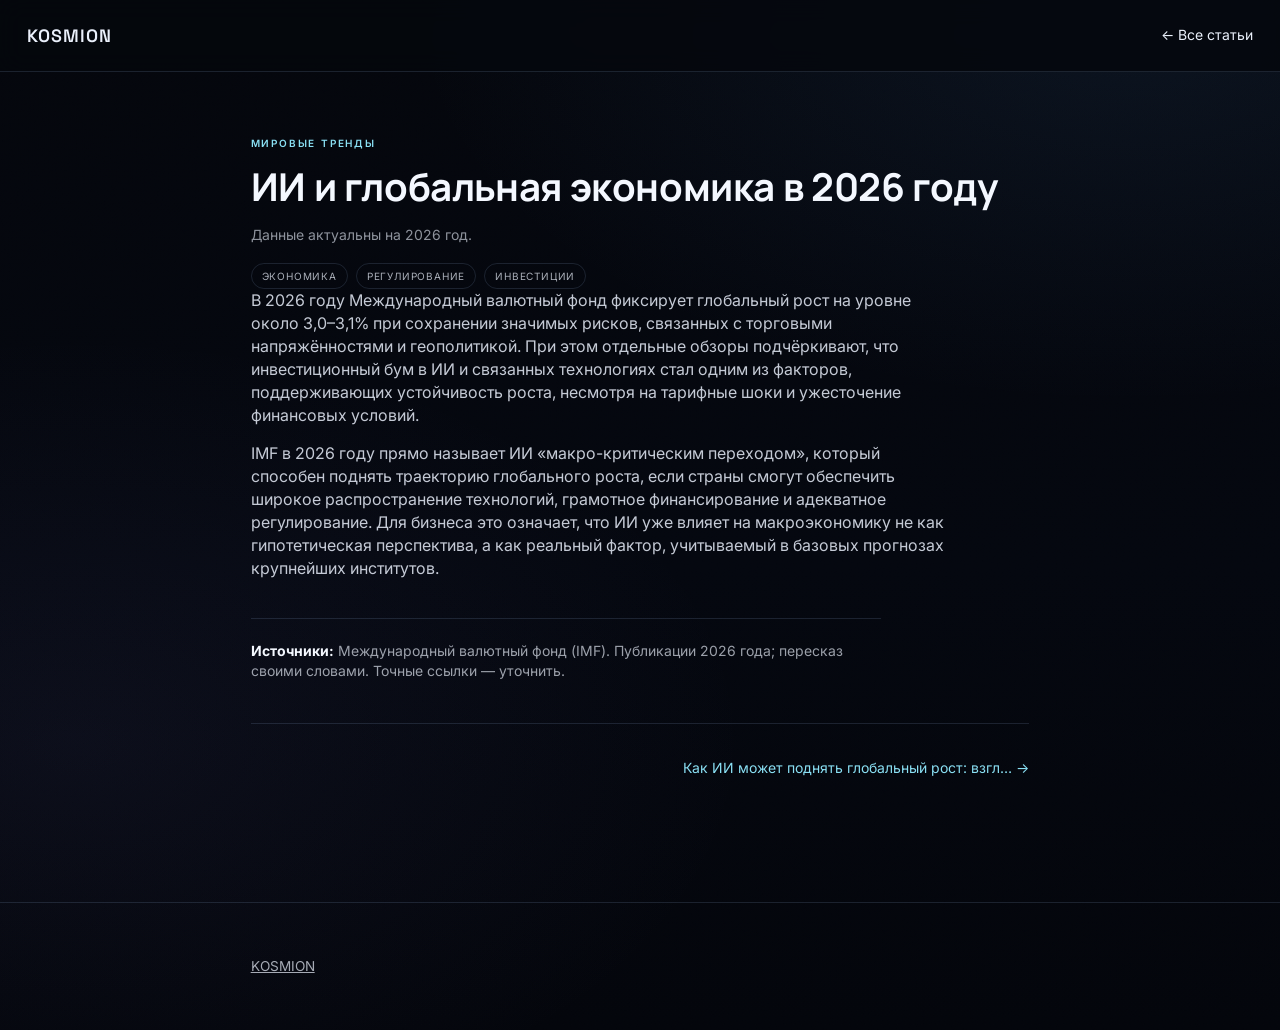
<file: blog-1.html>
<!doctype html>
<html lang="ru">
<head>
<meta charset="utf-8">
<meta name="viewport" content="width=device-width, initial-scale=1">
<title>ИИ и глобальная экономика в 2026 году — KOSMION</title>
<meta name="description" content="В 2026 году Международный валютный фонд фиксирует глобальный рост на уровне около 3,0–3,1% при сохранении значимых рисков, связанных с торговыми…" />
<link rel="icon" href="data:image/svg+xml,%3Csvg xmlns='http://www.w3.org/2000/svg' viewBox='0 0 32 32'%3E%3Cdefs%3E%3CradialGradient id='g' cx='34%25' cy='28%25' r='85%25'%3E%3Cstop offset='0' stop-color='%231a2440'/%3E%3Cstop offset='1' stop-color='%2306080f'/%3E%3C/radialGradient%3E%3C/defs%3E%3Ccircle cx='16' cy='16' r='15' fill='url(%23g)'/%3E%3Cg fill='none' stroke='%238ae0f4' stroke-width='1.6'%3E%3Ccircle cx='16' cy='16' r='10.5'/%3E%3Cellipse cx='16' cy='16' rx='10.5' ry='4'/%3E%3Cellipse cx='16' cy='16' rx='4' ry='10.5'/%3E%3C/g%3E%3C/svg%3E" />
<link rel="stylesheet" href="tokens.css?v=13" />
<link rel="stylesheet" href="bg.css?v=13" />
<meta name="color-scheme" content="dark" />
<meta name="theme-color" content="#05070d" />
<link rel="preconnect" href="https://fonts.googleapis.com" />
<link rel="preconnect" href="https://fonts.gstatic.com" crossorigin />
<link href="https://fonts.googleapis.com/css2?family=Manrope:wght@400;500;600;700&family=Inter:wght@400;500;600&display=swap&subset=cyrillic,latin" rel="stylesheet" />
<link href="https://fonts.googleapis.com/css2?family=Space+Grotesk:wght@600&text=KOSMION&display=block" rel="stylesheet" />
<style>
  *,*::before,*::after{box-sizing:border-box;margin:0;padding:0}
  html{background:var(--paper);-webkit-font-smoothing:antialiased;scroll-behavior:smooth}
  body{position:relative;font-family:var(--font-text);font-size:var(--body);
    line-height:var(--lh-body);color:var(--ink);background:transparent;overflow-x:hidden}
  .wrap{max-width:52rem;margin-inline:auto;padding-inline:var(--gutter);position:relative}
  a{color:var(--accent)}
  .nav{position:sticky;top:0;z-index:50;display:flex;align-items:center;
    justify-content:space-between;height:72px;padding-inline:var(--gutter);
    background:rgba(5,7,13,.86);backdrop-filter:blur(12px);border-bottom:1px solid var(--line)}
  .logo{font-family:var(--font-wordmark);font-weight:var(--wm-weight);font-size:var(--wm-size);
    letter-spacing:var(--wm-track);text-decoration:none;color:var(--ink);white-space:nowrap}
  .back{font-size:var(--small);text-decoration:none;color:var(--ink);
    display:inline-flex;align-items:center;min-height:44px}
  main{padding-block:clamp(2.2rem,5vw,4rem)}
  .eyebrow{font-family:var(--font-text);font-size:var(--caption);font-weight:600;
    letter-spacing:.18em;text-transform:uppercase;color:var(--accent);margin-bottom:.9rem}
  h1{font-family:var(--font-display);font-weight:700;color:var(--ink-2);
    font-size:clamp(1.6rem,3.6vw,2.4rem);line-height:1.16;letter-spacing:-.01em}
  h2{font-family:var(--font-display);font-weight:600;color:var(--ink-2);
    font-size:clamp(1.1rem,2vw,1.3rem);margin:2.4rem 0 1rem}
  p{color:rgba(234,240,251,.84);margin-bottom:1rem;max-width:70ch}
  .meta{margin-top:1rem;font-size:var(--small);color:rgba(234,240,251,.6)}
  .tags{display:flex;flex-wrap:wrap;gap:8px;margin-top:1.1rem;list-style:none}
  .tags li{font-size:var(--caption);letter-spacing:.08em;text-transform:uppercase;
    color:rgba(234,240,251,.72);border:1px solid var(--line);border-radius:999px;padding:5px 10px}
  .lede{font-size:1.06rem;color:rgba(234,240,251,.88);margin-top:1.1rem;max-width:64ch}
  .cards{display:grid;grid-template-columns:repeat(auto-fill,minmax(290px,1fr));
    gap:16px;margin-top:1.2rem}
  .card{display:block;text-decoration:none;color:inherit;position:relative;
    background:rgba(10,16,32,.42);border:1px solid var(--line);border-radius:12px;
    padding:20px 20px 18px;transition:border-color var(--dur) var(--ease),
      transform var(--dur) var(--ease),background var(--dur) var(--ease)}
  .card:hover{border-color:rgba(138,224,244,.42);background:rgba(12,20,40,.6);
    transform:translateY(-2px)}
  .card .rub{font-size:var(--caption);letter-spacing:.12em;text-transform:uppercase;
    color:var(--accent)}
  .card h3{font-family:var(--font-display);font-weight:600;color:var(--ink-2);
    font-size:1.02rem;line-height:1.32;margin:.5rem 0 .5rem}
  .card p{font-size:.9rem;margin:0;color:rgba(234,240,251,.74)}
  .card .more{display:inline-block;margin-top:.9rem;font-size:var(--small);color:var(--accent)}
  .rubhead{margin:2.6rem 0 .2rem;font-family:var(--font-display);font-weight:600;
    color:var(--ink-2);font-size:1.15rem}
  .note{border-left:2px solid var(--accent);padding-left:14px;margin:1.6rem 0;
    font-size:var(--small);color:rgba(234,240,251,.64)}
  .src{margin-top:2.4rem;padding-top:1.4rem;border-top:1px solid var(--line);
    font-size:var(--small);color:rgba(234,240,251,.66)}
  .src strong{color:var(--ink-2)}
  .pager{display:flex;justify-content:space-between;gap:14px;flex-wrap:wrap;
    margin-top:2.6rem;padding-top:1.4rem;border-top:1px solid var(--line)}
  .pager a{font-size:var(--small);text-decoration:none;display:inline-flex;
    align-items:center;min-height:44px}
  footer{border-top:1px solid var(--line);padding-block:var(--space-m);
    color:rgba(234,240,251,.55);font-size:.85rem;margin-top:3rem}
  footer a{color:rgba(234,240,251,.7)}
</style>
</head>
<body>
  <div class="bg" aria-hidden="true"></div>
  <nav class="nav">
    <a href="index.html" class="logo" aria-label="KOSMION — на главную">KOSMION</a>
    <a href="blog.html" class="back">← Все статьи</a>
  </nav>
  <main>
    <div class="wrap">
      <p class="eyebrow">Мировые тренды</p>
      <h1>ИИ и глобальная экономика в 2026 году</h1>
      <p class="meta">Данные актуальны на 2026 год.</p>
      <ul class="tags"><li>экономика</li><li>регулирование</li><li>инвестиции</li></ul>
      <p>В 2026 году Международный валютный фонд фиксирует глобальный рост на уровне около 3,0–3,1% при сохранении значимых рисков, связанных с торговыми напряжённостями и геополитикой. При этом отдельные обзоры подчёркивают, что инвестиционный бум в ИИ и связанных технологиях стал одним из факторов, поддерживающих устойчивость роста, несмотря на тарифные шоки и ужесточение финансовых условий.</p>
      <p>IMF в 2026 году прямо называет ИИ «макро-критическим переходом», который способен поднять траекторию глобального роста, если страны смогут обеспечить широкое распространение технологий, грамотное финансирование и адекватное регулирование. Для бизнеса это означает, что ИИ уже влияет на макроэкономику не как гипотетическая перспектива, а как реальный фактор, учитываемый в базовых прогнозах крупнейших институтов.</p>
      <p class="src"><strong>Источники:</strong> Международный валютный фонд (IMF). Публикации 2026 года; пересказ своими словами. <span data-verify="добавить точные ссылки на публикации">Точные ссылки — уточнить.</span></p>
      <nav class="pager"><span></span><a href="blog-2.html">Как ИИ может поднять глобальный рост: взгл… →</a></nav>
    </div>
  </main>
  <footer><div class="wrap"><a href="index.html">KOSMION</a></div></footer>
</body>
</html>
</file>
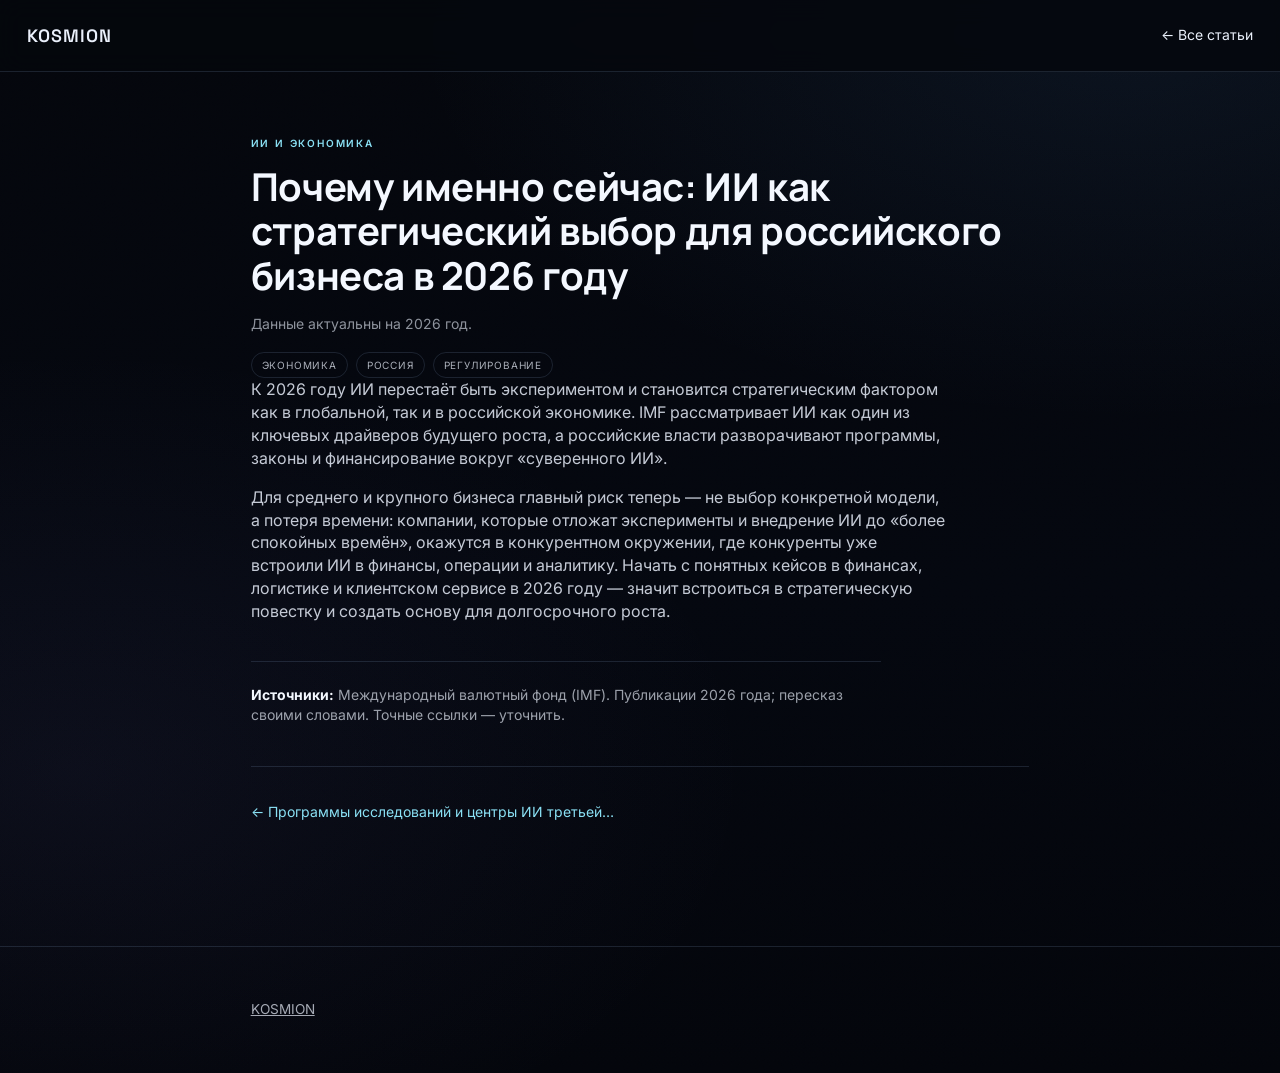
<file: blog-10.html>
<!doctype html>
<html lang="ru">
<head>
<meta charset="utf-8">
<meta name="viewport" content="width=device-width, initial-scale=1">
<title>Почему именно сейчас: ИИ как стратегический выбор для российского бизнеса в 2026 году — KOSMION</title>
<meta name="description" content="К 2026 году ИИ перестаёт быть экспериментом и становится стратегическим фактором как в глобальной, так и в российской экономике. IMF рассматривает ИИ…" />
<link rel="icon" href="data:image/svg+xml,%3Csvg xmlns='http://www.w3.org/2000/svg' viewBox='0 0 32 32'%3E%3Cdefs%3E%3CradialGradient id='g' cx='34%25' cy='28%25' r='85%25'%3E%3Cstop offset='0' stop-color='%231a2440'/%3E%3Cstop offset='1' stop-color='%2306080f'/%3E%3C/radialGradient%3E%3C/defs%3E%3Ccircle cx='16' cy='16' r='15' fill='url(%23g)'/%3E%3Cg fill='none' stroke='%238ae0f4' stroke-width='1.6'%3E%3Ccircle cx='16' cy='16' r='10.5'/%3E%3Cellipse cx='16' cy='16' rx='10.5' ry='4'/%3E%3Cellipse cx='16' cy='16' rx='4' ry='10.5'/%3E%3C/g%3E%3C/svg%3E" />
<link rel="stylesheet" href="tokens.css?v=13" />
<link rel="stylesheet" href="bg.css?v=13" />
<meta name="color-scheme" content="dark" />
<meta name="theme-color" content="#05070d" />
<link rel="preconnect" href="https://fonts.googleapis.com" />
<link rel="preconnect" href="https://fonts.gstatic.com" crossorigin />
<link href="https://fonts.googleapis.com/css2?family=Manrope:wght@400;500;600;700&family=Inter:wght@400;500;600&display=swap&subset=cyrillic,latin" rel="stylesheet" />
<link href="https://fonts.googleapis.com/css2?family=Space+Grotesk:wght@600&text=KOSMION&display=block" rel="stylesheet" />
<style>
  *,*::before,*::after{box-sizing:border-box;margin:0;padding:0}
  html{background:var(--paper);-webkit-font-smoothing:antialiased;scroll-behavior:smooth}
  body{position:relative;font-family:var(--font-text);font-size:var(--body);
    line-height:var(--lh-body);color:var(--ink);background:transparent;overflow-x:hidden}
  .wrap{max-width:52rem;margin-inline:auto;padding-inline:var(--gutter);position:relative}
  a{color:var(--accent)}
  .nav{position:sticky;top:0;z-index:50;display:flex;align-items:center;
    justify-content:space-between;height:72px;padding-inline:var(--gutter);
    background:rgba(5,7,13,.86);backdrop-filter:blur(12px);border-bottom:1px solid var(--line)}
  .logo{font-family:var(--font-wordmark);font-weight:var(--wm-weight);font-size:var(--wm-size);
    letter-spacing:var(--wm-track);text-decoration:none;color:var(--ink);white-space:nowrap}
  .back{font-size:var(--small);text-decoration:none;color:var(--ink);
    display:inline-flex;align-items:center;min-height:44px}
  main{padding-block:clamp(2.2rem,5vw,4rem)}
  .eyebrow{font-family:var(--font-text);font-size:var(--caption);font-weight:600;
    letter-spacing:.18em;text-transform:uppercase;color:var(--accent);margin-bottom:.9rem}
  h1{font-family:var(--font-display);font-weight:700;color:var(--ink-2);
    font-size:clamp(1.6rem,3.6vw,2.4rem);line-height:1.16;letter-spacing:-.01em}
  h2{font-family:var(--font-display);font-weight:600;color:var(--ink-2);
    font-size:clamp(1.1rem,2vw,1.3rem);margin:2.4rem 0 1rem}
  p{color:rgba(234,240,251,.84);margin-bottom:1rem;max-width:70ch}
  .meta{margin-top:1rem;font-size:var(--small);color:rgba(234,240,251,.6)}
  .tags{display:flex;flex-wrap:wrap;gap:8px;margin-top:1.1rem;list-style:none}
  .tags li{font-size:var(--caption);letter-spacing:.08em;text-transform:uppercase;
    color:rgba(234,240,251,.72);border:1px solid var(--line);border-radius:999px;padding:5px 10px}
  .lede{font-size:1.06rem;color:rgba(234,240,251,.88);margin-top:1.1rem;max-width:64ch}
  .cards{display:grid;grid-template-columns:repeat(auto-fill,minmax(290px,1fr));
    gap:16px;margin-top:1.2rem}
  .card{display:block;text-decoration:none;color:inherit;position:relative;
    background:rgba(10,16,32,.42);border:1px solid var(--line);border-radius:12px;
    padding:20px 20px 18px;transition:border-color var(--dur) var(--ease),
      transform var(--dur) var(--ease),background var(--dur) var(--ease)}
  .card:hover{border-color:rgba(138,224,244,.42);background:rgba(12,20,40,.6);
    transform:translateY(-2px)}
  .card .rub{font-size:var(--caption);letter-spacing:.12em;text-transform:uppercase;
    color:var(--accent)}
  .card h3{font-family:var(--font-display);font-weight:600;color:var(--ink-2);
    font-size:1.02rem;line-height:1.32;margin:.5rem 0 .5rem}
  .card p{font-size:.9rem;margin:0;color:rgba(234,240,251,.74)}
  .card .more{display:inline-block;margin-top:.9rem;font-size:var(--small);color:var(--accent)}
  .rubhead{margin:2.6rem 0 .2rem;font-family:var(--font-display);font-weight:600;
    color:var(--ink-2);font-size:1.15rem}
  .note{border-left:2px solid var(--accent);padding-left:14px;margin:1.6rem 0;
    font-size:var(--small);color:rgba(234,240,251,.64)}
  .src{margin-top:2.4rem;padding-top:1.4rem;border-top:1px solid var(--line);
    font-size:var(--small);color:rgba(234,240,251,.66)}
  .src strong{color:var(--ink-2)}
  .pager{display:flex;justify-content:space-between;gap:14px;flex-wrap:wrap;
    margin-top:2.6rem;padding-top:1.4rem;border-top:1px solid var(--line)}
  .pager a{font-size:var(--small);text-decoration:none;display:inline-flex;
    align-items:center;min-height:44px}
  footer{border-top:1px solid var(--line);padding-block:var(--space-m);
    color:rgba(234,240,251,.55);font-size:.85rem;margin-top:3rem}
  footer a{color:rgba(234,240,251,.7)}
</style>
</head>
<body>
  <div class="bg" aria-hidden="true"></div>
  <nav class="nav">
    <a href="index.html" class="logo" aria-label="KOSMION — на главную">KOSMION</a>
    <a href="blog.html" class="back">← Все статьи</a>
  </nav>
  <main>
    <div class="wrap">
      <p class="eyebrow">ИИ и экономика</p>
      <h1>Почему именно сейчас: ИИ как стратегический выбор для российского бизнеса в 2026 году</h1>
      <p class="meta">Данные актуальны на 2026 год.</p>
      <ul class="tags"><li>экономика</li><li>Россия</li><li>регулирование</li></ul>
      <p>К 2026 году ИИ перестаёт быть экспериментом и становится стратегическим фактором как в глобальной, так и в российской экономике. IMF рассматривает ИИ как один из ключевых драйверов будущего роста, а российские власти разворачивают программы, законы и финансирование вокруг «суверенного ИИ».</p>
      <p>Для среднего и крупного бизнеса главный риск теперь — не выбор конкретной модели, а потеря времени: компании, которые отложат эксперименты и внедрение ИИ до «более спокойных времён», окажутся в конкурентном окружении, где конкуренты уже встроили ИИ в финансы, операции и аналитику. Начать с понятных кейсов в финансах, логистике и клиентском сервисе в 2026 году — значит встроиться в стратегическую повестку и создать основу для долгосрочного роста.</p>
      <p class="src"><strong>Источники:</strong> Международный валютный фонд (IMF). Публикации 2026 года; пересказ своими словами. <span data-verify="добавить точные ссылки на публикации">Точные ссылки — уточнить.</span></p>
      <nav class="pager"><a href="blog-9.html">← Программы исследований и центры ИИ третьей…</a><span></span></nav>
    </div>
  </main>
  <footer><div class="wrap"><a href="index.html">KOSMION</a></div></footer>
</body>
</html>
</file>
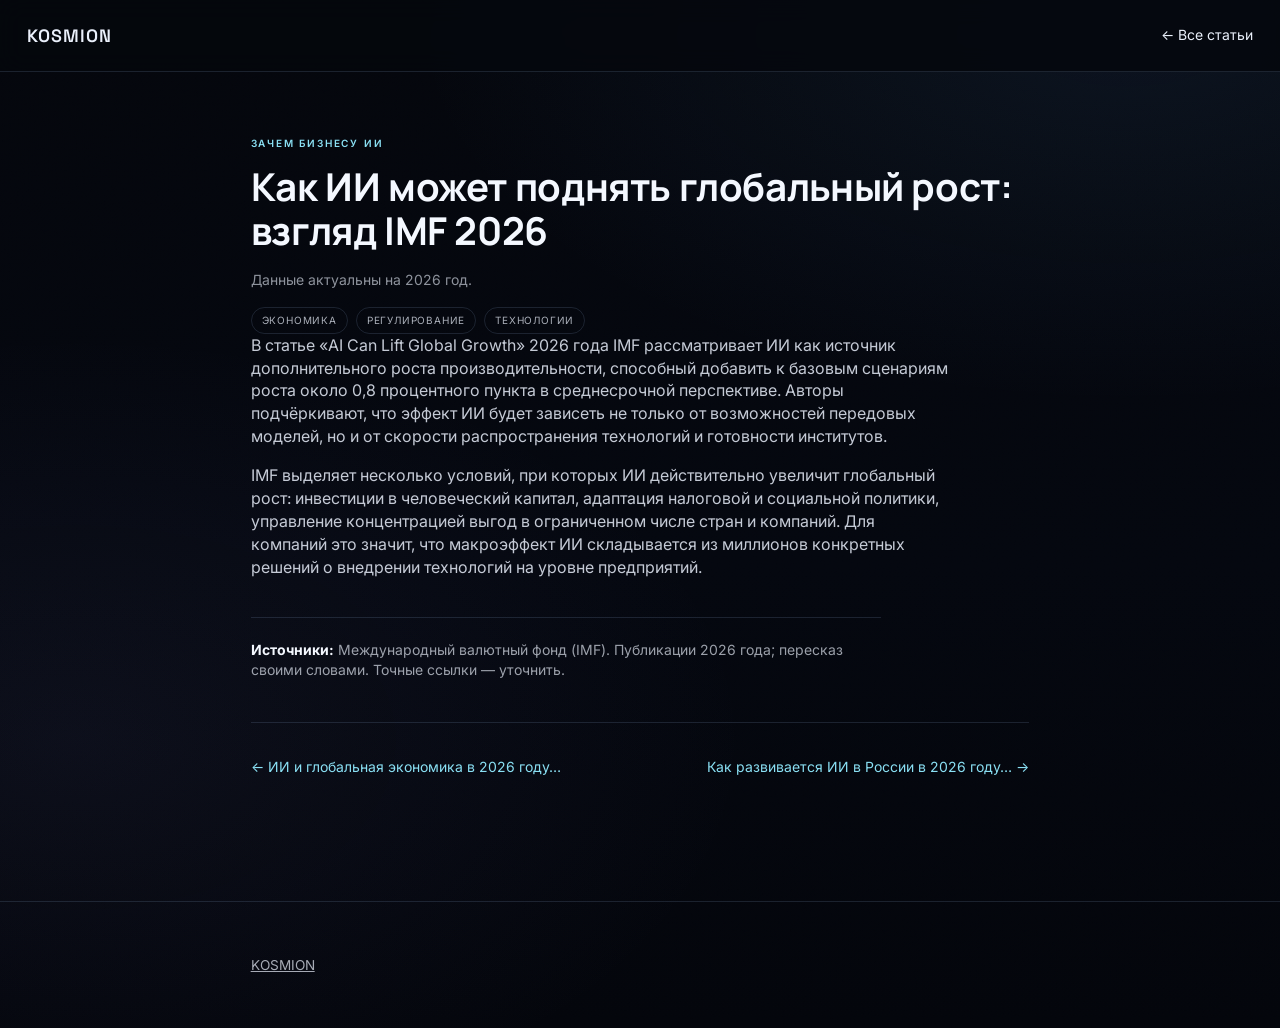
<file: blog-2.html>
<!doctype html>
<html lang="ru">
<head>
<meta charset="utf-8">
<meta name="viewport" content="width=device-width, initial-scale=1">
<title>Как ИИ может поднять глобальный рост: взгляд IMF 2026 — KOSMION</title>
<meta name="description" content="В статье «AI Can Lift Global Growth» 2026 года IMF рассматривает ИИ как источник дополнительного роста производительности, способный добавить к…" />
<link rel="icon" href="data:image/svg+xml,%3Csvg xmlns='http://www.w3.org/2000/svg' viewBox='0 0 32 32'%3E%3Cdefs%3E%3CradialGradient id='g' cx='34%25' cy='28%25' r='85%25'%3E%3Cstop offset='0' stop-color='%231a2440'/%3E%3Cstop offset='1' stop-color='%2306080f'/%3E%3C/radialGradient%3E%3C/defs%3E%3Ccircle cx='16' cy='16' r='15' fill='url(%23g)'/%3E%3Cg fill='none' stroke='%238ae0f4' stroke-width='1.6'%3E%3Ccircle cx='16' cy='16' r='10.5'/%3E%3Cellipse cx='16' cy='16' rx='10.5' ry='4'/%3E%3Cellipse cx='16' cy='16' rx='4' ry='10.5'/%3E%3C/g%3E%3C/svg%3E" />
<link rel="stylesheet" href="tokens.css?v=13" />
<link rel="stylesheet" href="bg.css?v=13" />
<meta name="color-scheme" content="dark" />
<meta name="theme-color" content="#05070d" />
<link rel="preconnect" href="https://fonts.googleapis.com" />
<link rel="preconnect" href="https://fonts.gstatic.com" crossorigin />
<link href="https://fonts.googleapis.com/css2?family=Manrope:wght@400;500;600;700&family=Inter:wght@400;500;600&display=swap&subset=cyrillic,latin" rel="stylesheet" />
<link href="https://fonts.googleapis.com/css2?family=Space+Grotesk:wght@600&text=KOSMION&display=block" rel="stylesheet" />
<style>
  *,*::before,*::after{box-sizing:border-box;margin:0;padding:0}
  html{background:var(--paper);-webkit-font-smoothing:antialiased;scroll-behavior:smooth}
  body{position:relative;font-family:var(--font-text);font-size:var(--body);
    line-height:var(--lh-body);color:var(--ink);background:transparent;overflow-x:hidden}
  .wrap{max-width:52rem;margin-inline:auto;padding-inline:var(--gutter);position:relative}
  a{color:var(--accent)}
  .nav{position:sticky;top:0;z-index:50;display:flex;align-items:center;
    justify-content:space-between;height:72px;padding-inline:var(--gutter);
    background:rgba(5,7,13,.86);backdrop-filter:blur(12px);border-bottom:1px solid var(--line)}
  .logo{font-family:var(--font-wordmark);font-weight:var(--wm-weight);font-size:var(--wm-size);
    letter-spacing:var(--wm-track);text-decoration:none;color:var(--ink);white-space:nowrap}
  .back{font-size:var(--small);text-decoration:none;color:var(--ink);
    display:inline-flex;align-items:center;min-height:44px}
  main{padding-block:clamp(2.2rem,5vw,4rem)}
  .eyebrow{font-family:var(--font-text);font-size:var(--caption);font-weight:600;
    letter-spacing:.18em;text-transform:uppercase;color:var(--accent);margin-bottom:.9rem}
  h1{font-family:var(--font-display);font-weight:700;color:var(--ink-2);
    font-size:clamp(1.6rem,3.6vw,2.4rem);line-height:1.16;letter-spacing:-.01em}
  h2{font-family:var(--font-display);font-weight:600;color:var(--ink-2);
    font-size:clamp(1.1rem,2vw,1.3rem);margin:2.4rem 0 1rem}
  p{color:rgba(234,240,251,.84);margin-bottom:1rem;max-width:70ch}
  .meta{margin-top:1rem;font-size:var(--small);color:rgba(234,240,251,.6)}
  .tags{display:flex;flex-wrap:wrap;gap:8px;margin-top:1.1rem;list-style:none}
  .tags li{font-size:var(--caption);letter-spacing:.08em;text-transform:uppercase;
    color:rgba(234,240,251,.72);border:1px solid var(--line);border-radius:999px;padding:5px 10px}
  .lede{font-size:1.06rem;color:rgba(234,240,251,.88);margin-top:1.1rem;max-width:64ch}
  .cards{display:grid;grid-template-columns:repeat(auto-fill,minmax(290px,1fr));
    gap:16px;margin-top:1.2rem}
  .card{display:block;text-decoration:none;color:inherit;position:relative;
    background:rgba(10,16,32,.42);border:1px solid var(--line);border-radius:12px;
    padding:20px 20px 18px;transition:border-color var(--dur) var(--ease),
      transform var(--dur) var(--ease),background var(--dur) var(--ease)}
  .card:hover{border-color:rgba(138,224,244,.42);background:rgba(12,20,40,.6);
    transform:translateY(-2px)}
  .card .rub{font-size:var(--caption);letter-spacing:.12em;text-transform:uppercase;
    color:var(--accent)}
  .card h3{font-family:var(--font-display);font-weight:600;color:var(--ink-2);
    font-size:1.02rem;line-height:1.32;margin:.5rem 0 .5rem}
  .card p{font-size:.9rem;margin:0;color:rgba(234,240,251,.74)}
  .card .more{display:inline-block;margin-top:.9rem;font-size:var(--small);color:var(--accent)}
  .rubhead{margin:2.6rem 0 .2rem;font-family:var(--font-display);font-weight:600;
    color:var(--ink-2);font-size:1.15rem}
  .note{border-left:2px solid var(--accent);padding-left:14px;margin:1.6rem 0;
    font-size:var(--small);color:rgba(234,240,251,.64)}
  .src{margin-top:2.4rem;padding-top:1.4rem;border-top:1px solid var(--line);
    font-size:var(--small);color:rgba(234,240,251,.66)}
  .src strong{color:var(--ink-2)}
  .pager{display:flex;justify-content:space-between;gap:14px;flex-wrap:wrap;
    margin-top:2.6rem;padding-top:1.4rem;border-top:1px solid var(--line)}
  .pager a{font-size:var(--small);text-decoration:none;display:inline-flex;
    align-items:center;min-height:44px}
  footer{border-top:1px solid var(--line);padding-block:var(--space-m);
    color:rgba(234,240,251,.55);font-size:.85rem;margin-top:3rem}
  footer a{color:rgba(234,240,251,.7)}
</style>
</head>
<body>
  <div class="bg" aria-hidden="true"></div>
  <nav class="nav">
    <a href="index.html" class="logo" aria-label="KOSMION — на главную">KOSMION</a>
    <a href="blog.html" class="back">← Все статьи</a>
  </nav>
  <main>
    <div class="wrap">
      <p class="eyebrow">Зачем бизнесу ИИ</p>
      <h1>Как ИИ может поднять глобальный рост: взгляд IMF 2026</h1>
      <p class="meta">Данные актуальны на 2026 год.</p>
      <ul class="tags"><li>экономика</li><li>регулирование</li><li>технологии</li></ul>
      <p>В статье «AI Can Lift Global Growth» 2026 года IMF рассматривает ИИ как источник дополнительного роста производительности, способный добавить к базовым сценариям роста около 0,8 процентного пункта в среднесрочной перспективе. Авторы подчёркивают, что эффект ИИ будет зависеть не только от возможностей передовых моделей, но и от скорости распространения технологий и готовности институтов.</p>
      <p>IMF выделяет несколько условий, при которых ИИ действительно увеличит глобальный рост: инвестиции в человеческий капитал, адаптация налоговой и социальной политики, управление концентрацией выгод в ограниченном числе стран и компаний. Для компаний это значит, что макроэффект ИИ складывается из миллионов конкретных решений о внедрении технологий на уровне предприятий.</p>
      <p class="src"><strong>Источники:</strong> Международный валютный фонд (IMF). Публикации 2026 года; пересказ своими словами. <span data-verify="добавить точные ссылки на публикации">Точные ссылки — уточнить.</span></p>
      <nav class="pager"><a href="blog-1.html">← ИИ и глобальная экономика в 2026 году…</a><a href="blog-3.html">Как развивается ИИ в России в 2026 году… →</a></nav>
    </div>
  </main>
  <footer><div class="wrap"><a href="index.html">KOSMION</a></div></footer>
</body>
</html>
</file>
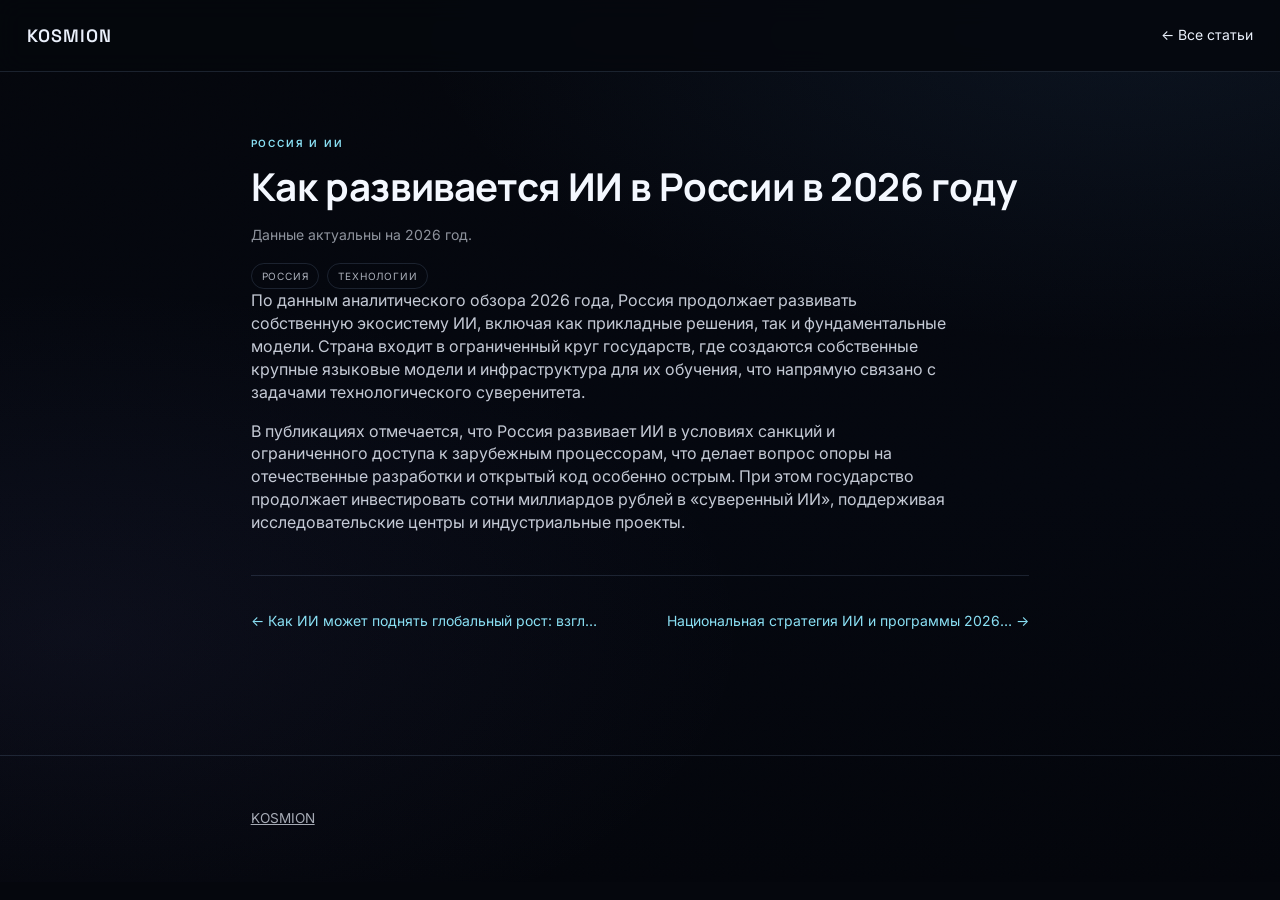
<file: blog-3.html>
<!doctype html>
<html lang="ru">
<head>
<meta charset="utf-8">
<meta name="viewport" content="width=device-width, initial-scale=1">
<title>Как развивается ИИ в России в 2026 году — KOSMION</title>
<meta name="description" content="По данным аналитического обзора 2026 года, Россия продолжает развивать собственную экосистему ИИ, включая как прикладные решения, так и…" />
<link rel="icon" href="data:image/svg+xml,%3Csvg xmlns='http://www.w3.org/2000/svg' viewBox='0 0 32 32'%3E%3Cdefs%3E%3CradialGradient id='g' cx='34%25' cy='28%25' r='85%25'%3E%3Cstop offset='0' stop-color='%231a2440'/%3E%3Cstop offset='1' stop-color='%2306080f'/%3E%3C/radialGradient%3E%3C/defs%3E%3Ccircle cx='16' cy='16' r='15' fill='url(%23g)'/%3E%3Cg fill='none' stroke='%238ae0f4' stroke-width='1.6'%3E%3Ccircle cx='16' cy='16' r='10.5'/%3E%3Cellipse cx='16' cy='16' rx='10.5' ry='4'/%3E%3Cellipse cx='16' cy='16' rx='4' ry='10.5'/%3E%3C/g%3E%3C/svg%3E" />
<link rel="stylesheet" href="tokens.css?v=13" />
<link rel="stylesheet" href="bg.css?v=13" />
<meta name="color-scheme" content="dark" />
<meta name="theme-color" content="#05070d" />
<link rel="preconnect" href="https://fonts.googleapis.com" />
<link rel="preconnect" href="https://fonts.gstatic.com" crossorigin />
<link href="https://fonts.googleapis.com/css2?family=Manrope:wght@400;500;600;700&family=Inter:wght@400;500;600&display=swap&subset=cyrillic,latin" rel="stylesheet" />
<link href="https://fonts.googleapis.com/css2?family=Space+Grotesk:wght@600&text=KOSMION&display=block" rel="stylesheet" />
<style>
  *,*::before,*::after{box-sizing:border-box;margin:0;padding:0}
  html{background:var(--paper);-webkit-font-smoothing:antialiased;scroll-behavior:smooth}
  body{position:relative;font-family:var(--font-text);font-size:var(--body);
    line-height:var(--lh-body);color:var(--ink);background:transparent;overflow-x:hidden}
  .wrap{max-width:52rem;margin-inline:auto;padding-inline:var(--gutter);position:relative}
  a{color:var(--accent)}
  .nav{position:sticky;top:0;z-index:50;display:flex;align-items:center;
    justify-content:space-between;height:72px;padding-inline:var(--gutter);
    background:rgba(5,7,13,.86);backdrop-filter:blur(12px);border-bottom:1px solid var(--line)}
  .logo{font-family:var(--font-wordmark);font-weight:var(--wm-weight);font-size:var(--wm-size);
    letter-spacing:var(--wm-track);text-decoration:none;color:var(--ink);white-space:nowrap}
  .back{font-size:var(--small);text-decoration:none;color:var(--ink);
    display:inline-flex;align-items:center;min-height:44px}
  main{padding-block:clamp(2.2rem,5vw,4rem)}
  .eyebrow{font-family:var(--font-text);font-size:var(--caption);font-weight:600;
    letter-spacing:.18em;text-transform:uppercase;color:var(--accent);margin-bottom:.9rem}
  h1{font-family:var(--font-display);font-weight:700;color:var(--ink-2);
    font-size:clamp(1.6rem,3.6vw,2.4rem);line-height:1.16;letter-spacing:-.01em}
  h2{font-family:var(--font-display);font-weight:600;color:var(--ink-2);
    font-size:clamp(1.1rem,2vw,1.3rem);margin:2.4rem 0 1rem}
  p{color:rgba(234,240,251,.84);margin-bottom:1rem;max-width:70ch}
  .meta{margin-top:1rem;font-size:var(--small);color:rgba(234,240,251,.6)}
  .tags{display:flex;flex-wrap:wrap;gap:8px;margin-top:1.1rem;list-style:none}
  .tags li{font-size:var(--caption);letter-spacing:.08em;text-transform:uppercase;
    color:rgba(234,240,251,.72);border:1px solid var(--line);border-radius:999px;padding:5px 10px}
  .lede{font-size:1.06rem;color:rgba(234,240,251,.88);margin-top:1.1rem;max-width:64ch}
  .cards{display:grid;grid-template-columns:repeat(auto-fill,minmax(290px,1fr));
    gap:16px;margin-top:1.2rem}
  .card{display:block;text-decoration:none;color:inherit;position:relative;
    background:rgba(10,16,32,.42);border:1px solid var(--line);border-radius:12px;
    padding:20px 20px 18px;transition:border-color var(--dur) var(--ease),
      transform var(--dur) var(--ease),background var(--dur) var(--ease)}
  .card:hover{border-color:rgba(138,224,244,.42);background:rgba(12,20,40,.6);
    transform:translateY(-2px)}
  .card .rub{font-size:var(--caption);letter-spacing:.12em;text-transform:uppercase;
    color:var(--accent)}
  .card h3{font-family:var(--font-display);font-weight:600;color:var(--ink-2);
    font-size:1.02rem;line-height:1.32;margin:.5rem 0 .5rem}
  .card p{font-size:.9rem;margin:0;color:rgba(234,240,251,.74)}
  .card .more{display:inline-block;margin-top:.9rem;font-size:var(--small);color:var(--accent)}
  .rubhead{margin:2.6rem 0 .2rem;font-family:var(--font-display);font-weight:600;
    color:var(--ink-2);font-size:1.15rem}
  .note{border-left:2px solid var(--accent);padding-left:14px;margin:1.6rem 0;
    font-size:var(--small);color:rgba(234,240,251,.64)}
  .src{margin-top:2.4rem;padding-top:1.4rem;border-top:1px solid var(--line);
    font-size:var(--small);color:rgba(234,240,251,.66)}
  .src strong{color:var(--ink-2)}
  .pager{display:flex;justify-content:space-between;gap:14px;flex-wrap:wrap;
    margin-top:2.6rem;padding-top:1.4rem;border-top:1px solid var(--line)}
  .pager a{font-size:var(--small);text-decoration:none;display:inline-flex;
    align-items:center;min-height:44px}
  footer{border-top:1px solid var(--line);padding-block:var(--space-m);
    color:rgba(234,240,251,.55);font-size:.85rem;margin-top:3rem}
  footer a{color:rgba(234,240,251,.7)}
</style>
</head>
<body>
  <div class="bg" aria-hidden="true"></div>
  <nav class="nav">
    <a href="index.html" class="logo" aria-label="KOSMION — на главную">KOSMION</a>
    <a href="blog.html" class="back">← Все статьи</a>
  </nav>
  <main>
    <div class="wrap">
      <p class="eyebrow">Россия и ИИ</p>
      <h1>Как развивается ИИ в России в 2026 году</h1>
      <p class="meta">Данные актуальны на 2026 год.</p>
      <ul class="tags"><li>Россия</li><li>технологии</li></ul>
      <p>По данным аналитического обзора 2026 года, Россия продолжает развивать собственную экосистему ИИ, включая как прикладные решения, так и фундаментальные модели. Страна входит в ограниченный круг государств, где создаются собственные крупные языковые модели и инфраструктура для их обучения, что напрямую связано с задачами технологического суверенитета.</p>
      <p>В публикациях отмечается, что Россия развивает ИИ в условиях санкций и ограниченного доступа к зарубежным процессорам, что делает вопрос опоры на отечественные разработки и открытый код особенно острым. При этом государство продолжает инвестировать сотни миллиардов рублей в «суверенный ИИ», поддерживая исследовательские центры и индустриальные проекты.</p>
      <nav class="pager"><a href="blog-2.html">← Как ИИ может поднять глобальный рост: взгл…</a><a href="blog-4.html">Национальная стратегия ИИ и программы 2026… →</a></nav>
    </div>
  </main>
  <footer><div class="wrap"><a href="index.html">KOSMION</a></div></footer>
</body>
</html>
</file>
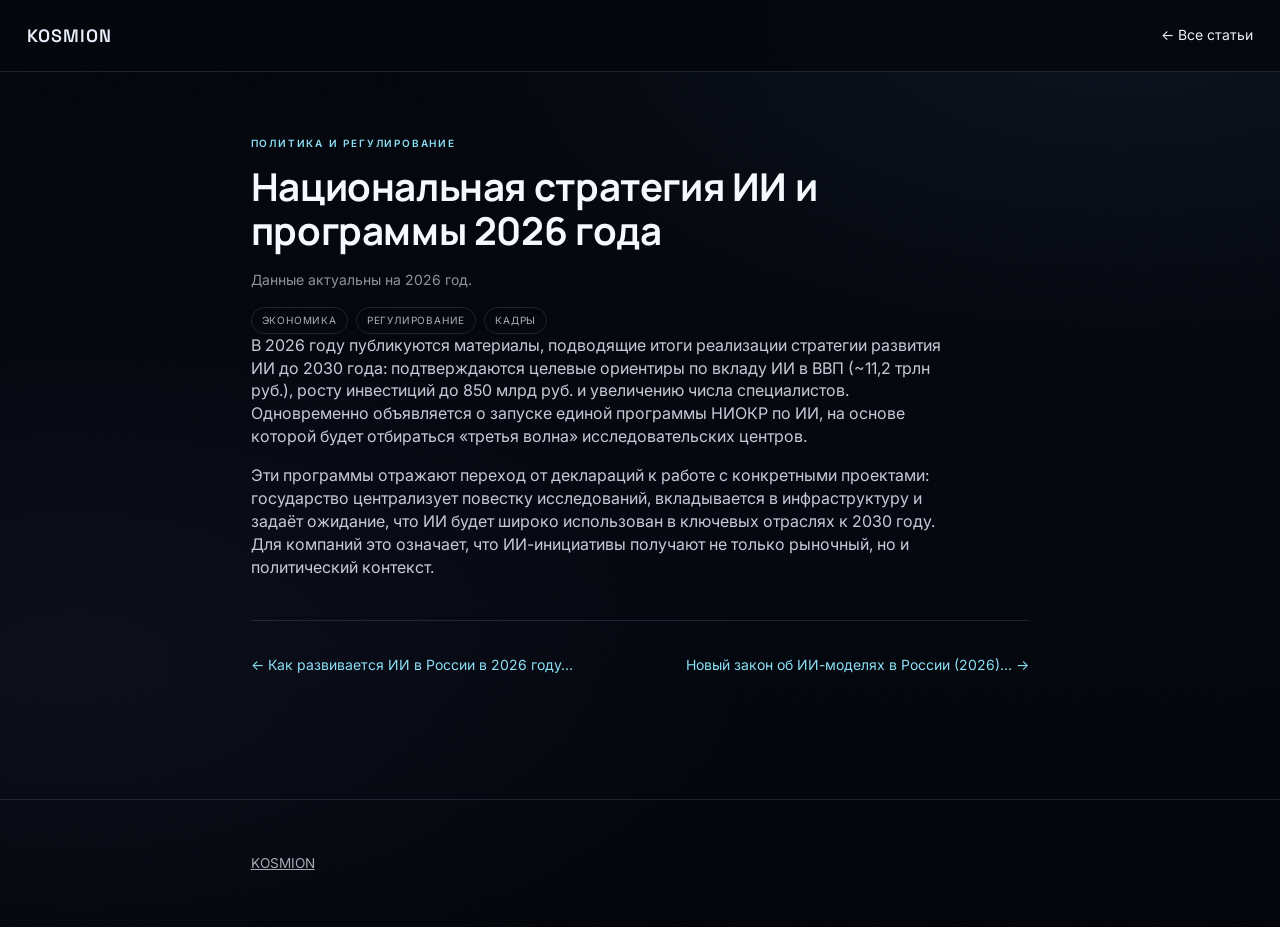
<file: blog-4.html>
<!doctype html>
<html lang="ru">
<head>
<meta charset="utf-8">
<meta name="viewport" content="width=device-width, initial-scale=1">
<title>Национальная стратегия ИИ и программы 2026 года — KOSMION</title>
<meta name="description" content="В 2026 году публикуются материалы, подводящие итоги реализации стратегии развития ИИ до 2030 года: подтверждаются целевые ориентиры по вкладу ИИ в…" />
<link rel="icon" href="data:image/svg+xml,%3Csvg xmlns='http://www.w3.org/2000/svg' viewBox='0 0 32 32'%3E%3Cdefs%3E%3CradialGradient id='g' cx='34%25' cy='28%25' r='85%25'%3E%3Cstop offset='0' stop-color='%231a2440'/%3E%3Cstop offset='1' stop-color='%2306080f'/%3E%3C/radialGradient%3E%3C/defs%3E%3Ccircle cx='16' cy='16' r='15' fill='url(%23g)'/%3E%3Cg fill='none' stroke='%238ae0f4' stroke-width='1.6'%3E%3Ccircle cx='16' cy='16' r='10.5'/%3E%3Cellipse cx='16' cy='16' rx='10.5' ry='4'/%3E%3Cellipse cx='16' cy='16' rx='4' ry='10.5'/%3E%3C/g%3E%3C/svg%3E" />
<link rel="stylesheet" href="tokens.css?v=13" />
<link rel="stylesheet" href="bg.css?v=13" />
<meta name="color-scheme" content="dark" />
<meta name="theme-color" content="#05070d" />
<link rel="preconnect" href="https://fonts.googleapis.com" />
<link rel="preconnect" href="https://fonts.gstatic.com" crossorigin />
<link href="https://fonts.googleapis.com/css2?family=Manrope:wght@400;500;600;700&family=Inter:wght@400;500;600&display=swap&subset=cyrillic,latin" rel="stylesheet" />
<link href="https://fonts.googleapis.com/css2?family=Space+Grotesk:wght@600&text=KOSMION&display=block" rel="stylesheet" />
<style>
  *,*::before,*::after{box-sizing:border-box;margin:0;padding:0}
  html{background:var(--paper);-webkit-font-smoothing:antialiased;scroll-behavior:smooth}
  body{position:relative;font-family:var(--font-text);font-size:var(--body);
    line-height:var(--lh-body);color:var(--ink);background:transparent;overflow-x:hidden}
  .wrap{max-width:52rem;margin-inline:auto;padding-inline:var(--gutter);position:relative}
  a{color:var(--accent)}
  .nav{position:sticky;top:0;z-index:50;display:flex;align-items:center;
    justify-content:space-between;height:72px;padding-inline:var(--gutter);
    background:rgba(5,7,13,.86);backdrop-filter:blur(12px);border-bottom:1px solid var(--line)}
  .logo{font-family:var(--font-wordmark);font-weight:var(--wm-weight);font-size:var(--wm-size);
    letter-spacing:var(--wm-track);text-decoration:none;color:var(--ink);white-space:nowrap}
  .back{font-size:var(--small);text-decoration:none;color:var(--ink);
    display:inline-flex;align-items:center;min-height:44px}
  main{padding-block:clamp(2.2rem,5vw,4rem)}
  .eyebrow{font-family:var(--font-text);font-size:var(--caption);font-weight:600;
    letter-spacing:.18em;text-transform:uppercase;color:var(--accent);margin-bottom:.9rem}
  h1{font-family:var(--font-display);font-weight:700;color:var(--ink-2);
    font-size:clamp(1.6rem,3.6vw,2.4rem);line-height:1.16;letter-spacing:-.01em}
  h2{font-family:var(--font-display);font-weight:600;color:var(--ink-2);
    font-size:clamp(1.1rem,2vw,1.3rem);margin:2.4rem 0 1rem}
  p{color:rgba(234,240,251,.84);margin-bottom:1rem;max-width:70ch}
  .meta{margin-top:1rem;font-size:var(--small);color:rgba(234,240,251,.6)}
  .tags{display:flex;flex-wrap:wrap;gap:8px;margin-top:1.1rem;list-style:none}
  .tags li{font-size:var(--caption);letter-spacing:.08em;text-transform:uppercase;
    color:rgba(234,240,251,.72);border:1px solid var(--line);border-radius:999px;padding:5px 10px}
  .lede{font-size:1.06rem;color:rgba(234,240,251,.88);margin-top:1.1rem;max-width:64ch}
  .cards{display:grid;grid-template-columns:repeat(auto-fill,minmax(290px,1fr));
    gap:16px;margin-top:1.2rem}
  .card{display:block;text-decoration:none;color:inherit;position:relative;
    background:rgba(10,16,32,.42);border:1px solid var(--line);border-radius:12px;
    padding:20px 20px 18px;transition:border-color var(--dur) var(--ease),
      transform var(--dur) var(--ease),background var(--dur) var(--ease)}
  .card:hover{border-color:rgba(138,224,244,.42);background:rgba(12,20,40,.6);
    transform:translateY(-2px)}
  .card .rub{font-size:var(--caption);letter-spacing:.12em;text-transform:uppercase;
    color:var(--accent)}
  .card h3{font-family:var(--font-display);font-weight:600;color:var(--ink-2);
    font-size:1.02rem;line-height:1.32;margin:.5rem 0 .5rem}
  .card p{font-size:.9rem;margin:0;color:rgba(234,240,251,.74)}
  .card .more{display:inline-block;margin-top:.9rem;font-size:var(--small);color:var(--accent)}
  .rubhead{margin:2.6rem 0 .2rem;font-family:var(--font-display);font-weight:600;
    color:var(--ink-2);font-size:1.15rem}
  .note{border-left:2px solid var(--accent);padding-left:14px;margin:1.6rem 0;
    font-size:var(--small);color:rgba(234,240,251,.64)}
  .src{margin-top:2.4rem;padding-top:1.4rem;border-top:1px solid var(--line);
    font-size:var(--small);color:rgba(234,240,251,.66)}
  .src strong{color:var(--ink-2)}
  .pager{display:flex;justify-content:space-between;gap:14px;flex-wrap:wrap;
    margin-top:2.6rem;padding-top:1.4rem;border-top:1px solid var(--line)}
  .pager a{font-size:var(--small);text-decoration:none;display:inline-flex;
    align-items:center;min-height:44px}
  footer{border-top:1px solid var(--line);padding-block:var(--space-m);
    color:rgba(234,240,251,.55);font-size:.85rem;margin-top:3rem}
  footer a{color:rgba(234,240,251,.7)}
</style>
</head>
<body>
  <div class="bg" aria-hidden="true"></div>
  <nav class="nav">
    <a href="index.html" class="logo" aria-label="KOSMION — на главную">KOSMION</a>
    <a href="blog.html" class="back">← Все статьи</a>
  </nav>
  <main>
    <div class="wrap">
      <p class="eyebrow">Политика и регулирование</p>
      <h1>Национальная стратегия ИИ и программы 2026 года</h1>
      <p class="meta">Данные актуальны на 2026 год.</p>
      <ul class="tags"><li>экономика</li><li>регулирование</li><li>кадры</li></ul>
      <p>В 2026 году публикуются материалы, подводящие итоги реализации стратегии развития ИИ до 2030 года: подтверждаются целевые ориентиры по вкладу ИИ в ВВП (~11,2 трлн руб.), росту инвестиций до 850 млрд руб. и увеличению числа специалистов. Одновременно объявляется о запуске единой программы НИОКР по ИИ, на основе которой будет отбираться «третья волна» исследовательских центров.</p>
      <p>Эти программы отражают переход от деклараций к работе с конкретными проектами: государство централизует повестку исследований, вкладывается в инфраструктуру и задаёт ожидание, что ИИ будет широко использован в ключевых отраслях к 2030 году. Для компаний это означает, что ИИ-инициативы получают не только рыночный, но и политический контекст.</p>
      <nav class="pager"><a href="blog-3.html">← Как развивается ИИ в России в 2026 году…</a><a href="blog-5.html">Новый закон об ИИ-моделях в России (2026)… →</a></nav>
    </div>
  </main>
  <footer><div class="wrap"><a href="index.html">KOSMION</a></div></footer>
</body>
</html>
</file>
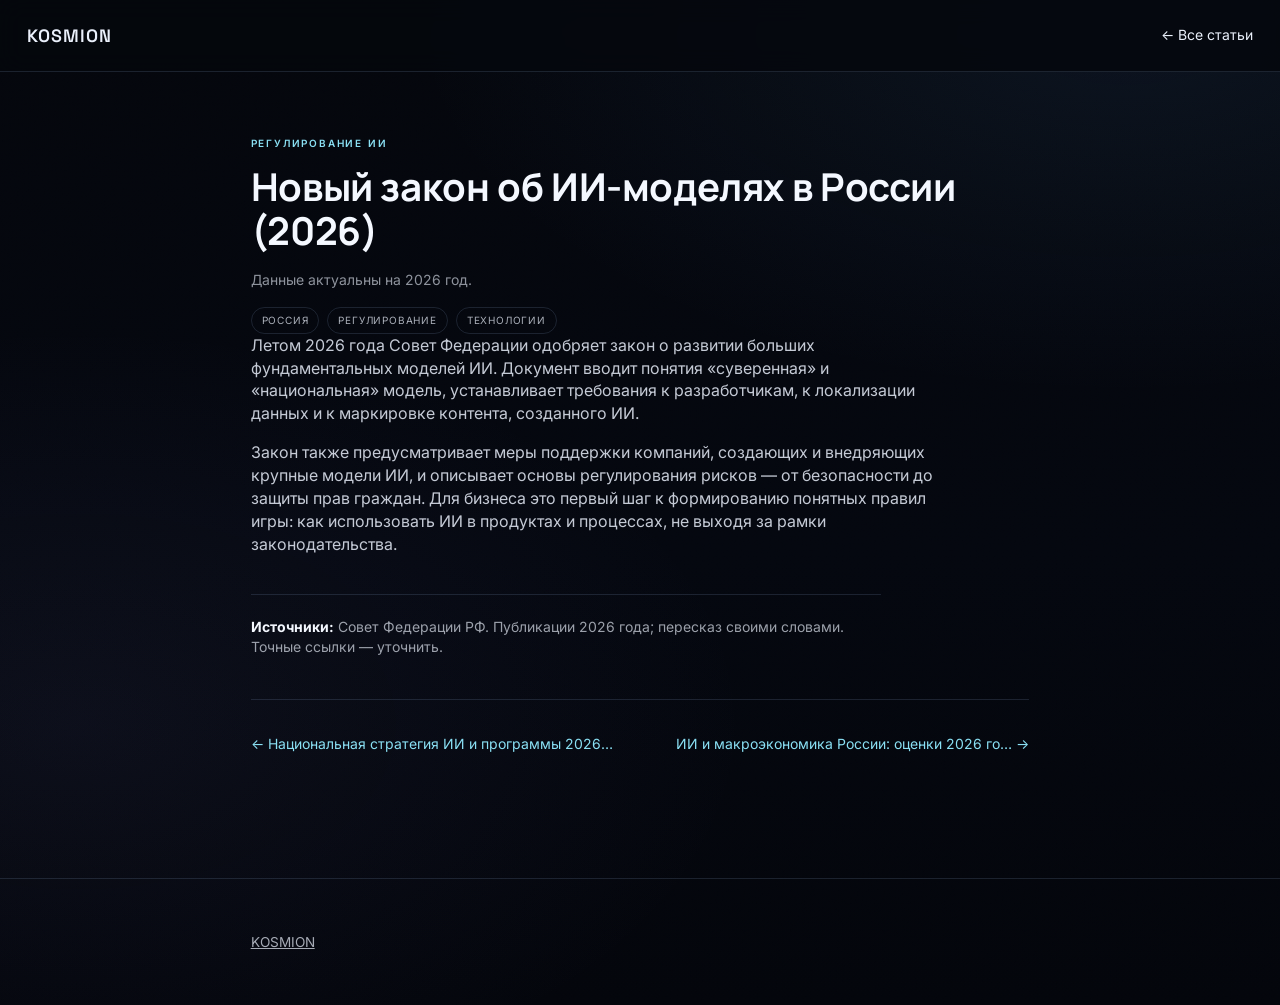
<file: blog-5.html>
<!doctype html>
<html lang="ru">
<head>
<meta charset="utf-8">
<meta name="viewport" content="width=device-width, initial-scale=1">
<title>Новый закон об ИИ-моделях в России (2026) — KOSMION</title>
<meta name="description" content="Летом 2026 года Совет Федерации одобряет закон о развитии больших фундаментальных моделей ИИ. Документ вводит понятия «суверенная» и «национальная»…" />
<link rel="icon" href="data:image/svg+xml,%3Csvg xmlns='http://www.w3.org/2000/svg' viewBox='0 0 32 32'%3E%3Cdefs%3E%3CradialGradient id='g' cx='34%25' cy='28%25' r='85%25'%3E%3Cstop offset='0' stop-color='%231a2440'/%3E%3Cstop offset='1' stop-color='%2306080f'/%3E%3C/radialGradient%3E%3C/defs%3E%3Ccircle cx='16' cy='16' r='15' fill='url(%23g)'/%3E%3Cg fill='none' stroke='%238ae0f4' stroke-width='1.6'%3E%3Ccircle cx='16' cy='16' r='10.5'/%3E%3Cellipse cx='16' cy='16' rx='10.5' ry='4'/%3E%3Cellipse cx='16' cy='16' rx='4' ry='10.5'/%3E%3C/g%3E%3C/svg%3E" />
<link rel="stylesheet" href="tokens.css?v=13" />
<link rel="stylesheet" href="bg.css?v=13" />
<meta name="color-scheme" content="dark" />
<meta name="theme-color" content="#05070d" />
<link rel="preconnect" href="https://fonts.googleapis.com" />
<link rel="preconnect" href="https://fonts.gstatic.com" crossorigin />
<link href="https://fonts.googleapis.com/css2?family=Manrope:wght@400;500;600;700&family=Inter:wght@400;500;600&display=swap&subset=cyrillic,latin" rel="stylesheet" />
<link href="https://fonts.googleapis.com/css2?family=Space+Grotesk:wght@600&text=KOSMION&display=block" rel="stylesheet" />
<style>
  *,*::before,*::after{box-sizing:border-box;margin:0;padding:0}
  html{background:var(--paper);-webkit-font-smoothing:antialiased;scroll-behavior:smooth}
  body{position:relative;font-family:var(--font-text);font-size:var(--body);
    line-height:var(--lh-body);color:var(--ink);background:transparent;overflow-x:hidden}
  .wrap{max-width:52rem;margin-inline:auto;padding-inline:var(--gutter);position:relative}
  a{color:var(--accent)}
  .nav{position:sticky;top:0;z-index:50;display:flex;align-items:center;
    justify-content:space-between;height:72px;padding-inline:var(--gutter);
    background:rgba(5,7,13,.86);backdrop-filter:blur(12px);border-bottom:1px solid var(--line)}
  .logo{font-family:var(--font-wordmark);font-weight:var(--wm-weight);font-size:var(--wm-size);
    letter-spacing:var(--wm-track);text-decoration:none;color:var(--ink);white-space:nowrap}
  .back{font-size:var(--small);text-decoration:none;color:var(--ink);
    display:inline-flex;align-items:center;min-height:44px}
  main{padding-block:clamp(2.2rem,5vw,4rem)}
  .eyebrow{font-family:var(--font-text);font-size:var(--caption);font-weight:600;
    letter-spacing:.18em;text-transform:uppercase;color:var(--accent);margin-bottom:.9rem}
  h1{font-family:var(--font-display);font-weight:700;color:var(--ink-2);
    font-size:clamp(1.6rem,3.6vw,2.4rem);line-height:1.16;letter-spacing:-.01em}
  h2{font-family:var(--font-display);font-weight:600;color:var(--ink-2);
    font-size:clamp(1.1rem,2vw,1.3rem);margin:2.4rem 0 1rem}
  p{color:rgba(234,240,251,.84);margin-bottom:1rem;max-width:70ch}
  .meta{margin-top:1rem;font-size:var(--small);color:rgba(234,240,251,.6)}
  .tags{display:flex;flex-wrap:wrap;gap:8px;margin-top:1.1rem;list-style:none}
  .tags li{font-size:var(--caption);letter-spacing:.08em;text-transform:uppercase;
    color:rgba(234,240,251,.72);border:1px solid var(--line);border-radius:999px;padding:5px 10px}
  .lede{font-size:1.06rem;color:rgba(234,240,251,.88);margin-top:1.1rem;max-width:64ch}
  .cards{display:grid;grid-template-columns:repeat(auto-fill,minmax(290px,1fr));
    gap:16px;margin-top:1.2rem}
  .card{display:block;text-decoration:none;color:inherit;position:relative;
    background:rgba(10,16,32,.42);border:1px solid var(--line);border-radius:12px;
    padding:20px 20px 18px;transition:border-color var(--dur) var(--ease),
      transform var(--dur) var(--ease),background var(--dur) var(--ease)}
  .card:hover{border-color:rgba(138,224,244,.42);background:rgba(12,20,40,.6);
    transform:translateY(-2px)}
  .card .rub{font-size:var(--caption);letter-spacing:.12em;text-transform:uppercase;
    color:var(--accent)}
  .card h3{font-family:var(--font-display);font-weight:600;color:var(--ink-2);
    font-size:1.02rem;line-height:1.32;margin:.5rem 0 .5rem}
  .card p{font-size:.9rem;margin:0;color:rgba(234,240,251,.74)}
  .card .more{display:inline-block;margin-top:.9rem;font-size:var(--small);color:var(--accent)}
  .rubhead{margin:2.6rem 0 .2rem;font-family:var(--font-display);font-weight:600;
    color:var(--ink-2);font-size:1.15rem}
  .note{border-left:2px solid var(--accent);padding-left:14px;margin:1.6rem 0;
    font-size:var(--small);color:rgba(234,240,251,.64)}
  .src{margin-top:2.4rem;padding-top:1.4rem;border-top:1px solid var(--line);
    font-size:var(--small);color:rgba(234,240,251,.66)}
  .src strong{color:var(--ink-2)}
  .pager{display:flex;justify-content:space-between;gap:14px;flex-wrap:wrap;
    margin-top:2.6rem;padding-top:1.4rem;border-top:1px solid var(--line)}
  .pager a{font-size:var(--small);text-decoration:none;display:inline-flex;
    align-items:center;min-height:44px}
  footer{border-top:1px solid var(--line);padding-block:var(--space-m);
    color:rgba(234,240,251,.55);font-size:.85rem;margin-top:3rem}
  footer a{color:rgba(234,240,251,.7)}
</style>
</head>
<body>
  <div class="bg" aria-hidden="true"></div>
  <nav class="nav">
    <a href="index.html" class="logo" aria-label="KOSMION — на главную">KOSMION</a>
    <a href="blog.html" class="back">← Все статьи</a>
  </nav>
  <main>
    <div class="wrap">
      <p class="eyebrow">Регулирование ИИ</p>
      <h1>Новый закон об ИИ-моделях в России (2026)</h1>
      <p class="meta">Данные актуальны на 2026 год.</p>
      <ul class="tags"><li>Россия</li><li>регулирование</li><li>технологии</li></ul>
      <p>Летом 2026 года Совет Федерации одобряет закон о развитии больших фундаментальных моделей ИИ. Документ вводит понятия «суверенная» и «национальная» модель, устанавливает требования к разработчикам, к локализации данных и к маркировке контента, созданного ИИ.</p>
      <p>Закон также предусматривает меры поддержки компаний, создающих и внедряющих крупные модели ИИ, и описывает основы регулирования рисков — от безопасности до защиты прав граждан. Для бизнеса это первый шаг к формированию понятных правил игры: как использовать ИИ в продуктах и процессах, не выходя за рамки законодательства.</p>
      <p class="src"><strong>Источники:</strong> Совет Федерации РФ. Публикации 2026 года; пересказ своими словами. <span data-verify="добавить точные ссылки на публикации">Точные ссылки — уточнить.</span></p>
      <nav class="pager"><a href="blog-4.html">← Национальная стратегия ИИ и программы 2026…</a><a href="blog-6.html">ИИ и макроэкономика России: оценки 2026 го… →</a></nav>
    </div>
  </main>
  <footer><div class="wrap"><a href="index.html">KOSMION</a></div></footer>
</body>
</html>
</file>
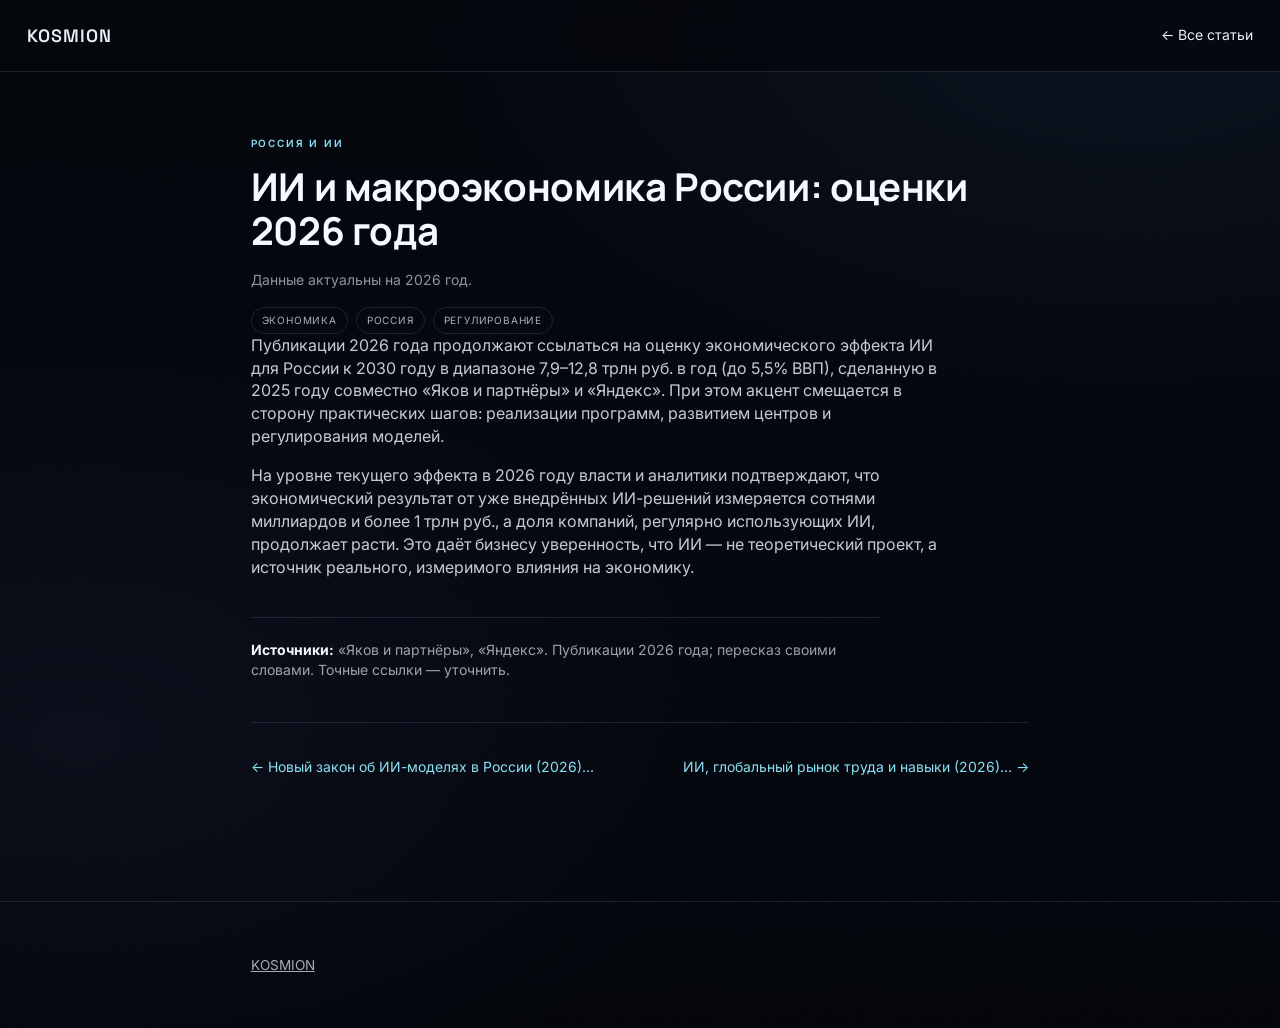
<file: blog-6.html>
<!doctype html>
<html lang="ru">
<head>
<meta charset="utf-8">
<meta name="viewport" content="width=device-width, initial-scale=1">
<title>ИИ и макроэкономика России: оценки 2026 года — KOSMION</title>
<meta name="description" content="Публикации 2026 года продолжают ссылаться на оценку экономического эффекта ИИ для России к 2030 году в диапазоне 7,9–12,8 трлн руб. в год (до 5,5%…" />
<link rel="icon" href="data:image/svg+xml,%3Csvg xmlns='http://www.w3.org/2000/svg' viewBox='0 0 32 32'%3E%3Cdefs%3E%3CradialGradient id='g' cx='34%25' cy='28%25' r='85%25'%3E%3Cstop offset='0' stop-color='%231a2440'/%3E%3Cstop offset='1' stop-color='%2306080f'/%3E%3C/radialGradient%3E%3C/defs%3E%3Ccircle cx='16' cy='16' r='15' fill='url(%23g)'/%3E%3Cg fill='none' stroke='%238ae0f4' stroke-width='1.6'%3E%3Ccircle cx='16' cy='16' r='10.5'/%3E%3Cellipse cx='16' cy='16' rx='10.5' ry='4'/%3E%3Cellipse cx='16' cy='16' rx='4' ry='10.5'/%3E%3C/g%3E%3C/svg%3E" />
<link rel="stylesheet" href="tokens.css?v=13" />
<link rel="stylesheet" href="bg.css?v=13" />
<meta name="color-scheme" content="dark" />
<meta name="theme-color" content="#05070d" />
<link rel="preconnect" href="https://fonts.googleapis.com" />
<link rel="preconnect" href="https://fonts.gstatic.com" crossorigin />
<link href="https://fonts.googleapis.com/css2?family=Manrope:wght@400;500;600;700&family=Inter:wght@400;500;600&display=swap&subset=cyrillic,latin" rel="stylesheet" />
<link href="https://fonts.googleapis.com/css2?family=Space+Grotesk:wght@600&text=KOSMION&display=block" rel="stylesheet" />
<style>
  *,*::before,*::after{box-sizing:border-box;margin:0;padding:0}
  html{background:var(--paper);-webkit-font-smoothing:antialiased;scroll-behavior:smooth}
  body{position:relative;font-family:var(--font-text);font-size:var(--body);
    line-height:var(--lh-body);color:var(--ink);background:transparent;overflow-x:hidden}
  .wrap{max-width:52rem;margin-inline:auto;padding-inline:var(--gutter);position:relative}
  a{color:var(--accent)}
  .nav{position:sticky;top:0;z-index:50;display:flex;align-items:center;
    justify-content:space-between;height:72px;padding-inline:var(--gutter);
    background:rgba(5,7,13,.86);backdrop-filter:blur(12px);border-bottom:1px solid var(--line)}
  .logo{font-family:var(--font-wordmark);font-weight:var(--wm-weight);font-size:var(--wm-size);
    letter-spacing:var(--wm-track);text-decoration:none;color:var(--ink);white-space:nowrap}
  .back{font-size:var(--small);text-decoration:none;color:var(--ink);
    display:inline-flex;align-items:center;min-height:44px}
  main{padding-block:clamp(2.2rem,5vw,4rem)}
  .eyebrow{font-family:var(--font-text);font-size:var(--caption);font-weight:600;
    letter-spacing:.18em;text-transform:uppercase;color:var(--accent);margin-bottom:.9rem}
  h1{font-family:var(--font-display);font-weight:700;color:var(--ink-2);
    font-size:clamp(1.6rem,3.6vw,2.4rem);line-height:1.16;letter-spacing:-.01em}
  h2{font-family:var(--font-display);font-weight:600;color:var(--ink-2);
    font-size:clamp(1.1rem,2vw,1.3rem);margin:2.4rem 0 1rem}
  p{color:rgba(234,240,251,.84);margin-bottom:1rem;max-width:70ch}
  .meta{margin-top:1rem;font-size:var(--small);color:rgba(234,240,251,.6)}
  .tags{display:flex;flex-wrap:wrap;gap:8px;margin-top:1.1rem;list-style:none}
  .tags li{font-size:var(--caption);letter-spacing:.08em;text-transform:uppercase;
    color:rgba(234,240,251,.72);border:1px solid var(--line);border-radius:999px;padding:5px 10px}
  .lede{font-size:1.06rem;color:rgba(234,240,251,.88);margin-top:1.1rem;max-width:64ch}
  .cards{display:grid;grid-template-columns:repeat(auto-fill,minmax(290px,1fr));
    gap:16px;margin-top:1.2rem}
  .card{display:block;text-decoration:none;color:inherit;position:relative;
    background:rgba(10,16,32,.42);border:1px solid var(--line);border-radius:12px;
    padding:20px 20px 18px;transition:border-color var(--dur) var(--ease),
      transform var(--dur) var(--ease),background var(--dur) var(--ease)}
  .card:hover{border-color:rgba(138,224,244,.42);background:rgba(12,20,40,.6);
    transform:translateY(-2px)}
  .card .rub{font-size:var(--caption);letter-spacing:.12em;text-transform:uppercase;
    color:var(--accent)}
  .card h3{font-family:var(--font-display);font-weight:600;color:var(--ink-2);
    font-size:1.02rem;line-height:1.32;margin:.5rem 0 .5rem}
  .card p{font-size:.9rem;margin:0;color:rgba(234,240,251,.74)}
  .card .more{display:inline-block;margin-top:.9rem;font-size:var(--small);color:var(--accent)}
  .rubhead{margin:2.6rem 0 .2rem;font-family:var(--font-display);font-weight:600;
    color:var(--ink-2);font-size:1.15rem}
  .note{border-left:2px solid var(--accent);padding-left:14px;margin:1.6rem 0;
    font-size:var(--small);color:rgba(234,240,251,.64)}
  .src{margin-top:2.4rem;padding-top:1.4rem;border-top:1px solid var(--line);
    font-size:var(--small);color:rgba(234,240,251,.66)}
  .src strong{color:var(--ink-2)}
  .pager{display:flex;justify-content:space-between;gap:14px;flex-wrap:wrap;
    margin-top:2.6rem;padding-top:1.4rem;border-top:1px solid var(--line)}
  .pager a{font-size:var(--small);text-decoration:none;display:inline-flex;
    align-items:center;min-height:44px}
  footer{border-top:1px solid var(--line);padding-block:var(--space-m);
    color:rgba(234,240,251,.55);font-size:.85rem;margin-top:3rem}
  footer a{color:rgba(234,240,251,.7)}
</style>
</head>
<body>
  <div class="bg" aria-hidden="true"></div>
  <nav class="nav">
    <a href="index.html" class="logo" aria-label="KOSMION — на главную">KOSMION</a>
    <a href="blog.html" class="back">← Все статьи</a>
  </nav>
  <main>
    <div class="wrap">
      <p class="eyebrow">Россия и ИИ</p>
      <h1>ИИ и макроэкономика России: оценки 2026 года</h1>
      <p class="meta">Данные актуальны на 2026 год.</p>
      <ul class="tags"><li>экономика</li><li>Россия</li><li>регулирование</li></ul>
      <p>Публикации 2026 года продолжают ссылаться на оценку экономического эффекта ИИ для России к 2030 году в диапазоне 7,9–12,8 трлн руб. в год (до 5,5% ВВП), сделанную в 2025 году совместно «Яков и партнёры» и «Яндекс». При этом акцент смещается в сторону практических шагов: реализации программ, развитием центров и регулирования моделей.</p>
      <p>На уровне текущего эффекта в 2026 году власти и аналитики подтверждают, что экономический результат от уже внедрённых ИИ-решений измеряется сотнями миллиардов и более 1 трлн руб., а доля компаний, регулярно использующих ИИ, продолжает расти. Это даёт бизнесу уверенность, что ИИ — не теоретический проект, а источник реального, измеримого влияния на экономику.</p>
      <p class="src"><strong>Источники:</strong> «Яков и партнёры», «Яндекс». Публикации 2026 года; пересказ своими словами. <span data-verify="добавить точные ссылки на публикации">Точные ссылки — уточнить.</span></p>
      <nav class="pager"><a href="blog-5.html">← Новый закон об ИИ-моделях в России (2026)…</a><a href="blog-7.html">ИИ, глобальный рынок труда и навыки (2026)… →</a></nav>
    </div>
  </main>
  <footer><div class="wrap"><a href="index.html">KOSMION</a></div></footer>
</body>
</html>
</file>
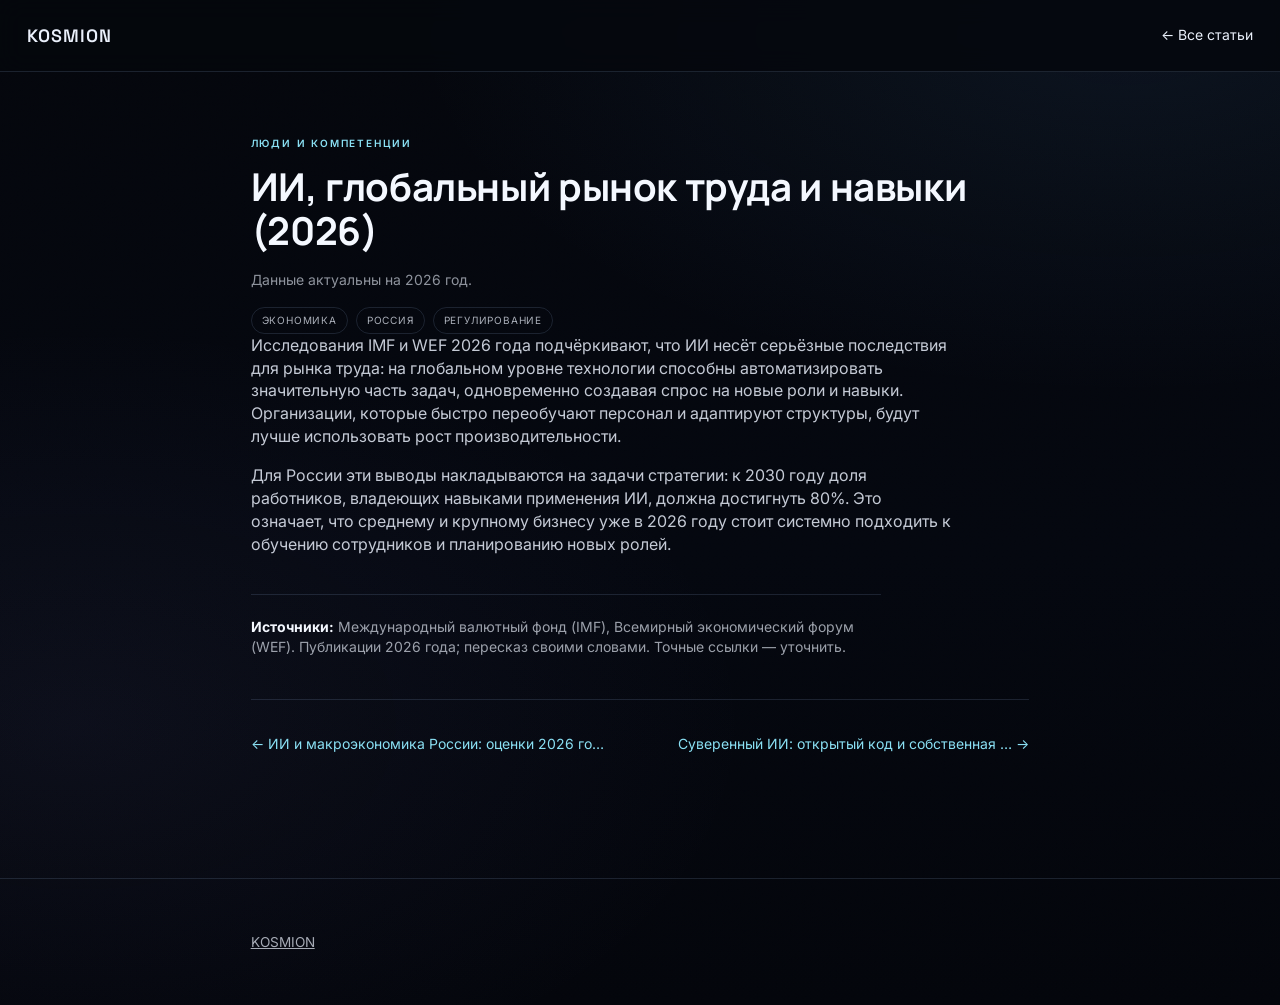
<file: blog-7.html>
<!doctype html>
<html lang="ru">
<head>
<meta charset="utf-8">
<meta name="viewport" content="width=device-width, initial-scale=1">
<title>ИИ, глобальный рынок труда и навыки (2026) — KOSMION</title>
<meta name="description" content="Исследования IMF и WEF 2026 года подчёркивают, что ИИ несёт серьёзные последствия для рынка труда: на глобальном уровне технологии способны…" />
<link rel="icon" href="data:image/svg+xml,%3Csvg xmlns='http://www.w3.org/2000/svg' viewBox='0 0 32 32'%3E%3Cdefs%3E%3CradialGradient id='g' cx='34%25' cy='28%25' r='85%25'%3E%3Cstop offset='0' stop-color='%231a2440'/%3E%3Cstop offset='1' stop-color='%2306080f'/%3E%3C/radialGradient%3E%3C/defs%3E%3Ccircle cx='16' cy='16' r='15' fill='url(%23g)'/%3E%3Cg fill='none' stroke='%238ae0f4' stroke-width='1.6'%3E%3Ccircle cx='16' cy='16' r='10.5'/%3E%3Cellipse cx='16' cy='16' rx='10.5' ry='4'/%3E%3Cellipse cx='16' cy='16' rx='4' ry='10.5'/%3E%3C/g%3E%3C/svg%3E" />
<link rel="stylesheet" href="tokens.css?v=13" />
<link rel="stylesheet" href="bg.css?v=13" />
<meta name="color-scheme" content="dark" />
<meta name="theme-color" content="#05070d" />
<link rel="preconnect" href="https://fonts.googleapis.com" />
<link rel="preconnect" href="https://fonts.gstatic.com" crossorigin />
<link href="https://fonts.googleapis.com/css2?family=Manrope:wght@400;500;600;700&family=Inter:wght@400;500;600&display=swap&subset=cyrillic,latin" rel="stylesheet" />
<link href="https://fonts.googleapis.com/css2?family=Space+Grotesk:wght@600&text=KOSMION&display=block" rel="stylesheet" />
<style>
  *,*::before,*::after{box-sizing:border-box;margin:0;padding:0}
  html{background:var(--paper);-webkit-font-smoothing:antialiased;scroll-behavior:smooth}
  body{position:relative;font-family:var(--font-text);font-size:var(--body);
    line-height:var(--lh-body);color:var(--ink);background:transparent;overflow-x:hidden}
  .wrap{max-width:52rem;margin-inline:auto;padding-inline:var(--gutter);position:relative}
  a{color:var(--accent)}
  .nav{position:sticky;top:0;z-index:50;display:flex;align-items:center;
    justify-content:space-between;height:72px;padding-inline:var(--gutter);
    background:rgba(5,7,13,.86);backdrop-filter:blur(12px);border-bottom:1px solid var(--line)}
  .logo{font-family:var(--font-wordmark);font-weight:var(--wm-weight);font-size:var(--wm-size);
    letter-spacing:var(--wm-track);text-decoration:none;color:var(--ink);white-space:nowrap}
  .back{font-size:var(--small);text-decoration:none;color:var(--ink);
    display:inline-flex;align-items:center;min-height:44px}
  main{padding-block:clamp(2.2rem,5vw,4rem)}
  .eyebrow{font-family:var(--font-text);font-size:var(--caption);font-weight:600;
    letter-spacing:.18em;text-transform:uppercase;color:var(--accent);margin-bottom:.9rem}
  h1{font-family:var(--font-display);font-weight:700;color:var(--ink-2);
    font-size:clamp(1.6rem,3.6vw,2.4rem);line-height:1.16;letter-spacing:-.01em}
  h2{font-family:var(--font-display);font-weight:600;color:var(--ink-2);
    font-size:clamp(1.1rem,2vw,1.3rem);margin:2.4rem 0 1rem}
  p{color:rgba(234,240,251,.84);margin-bottom:1rem;max-width:70ch}
  .meta{margin-top:1rem;font-size:var(--small);color:rgba(234,240,251,.6)}
  .tags{display:flex;flex-wrap:wrap;gap:8px;margin-top:1.1rem;list-style:none}
  .tags li{font-size:var(--caption);letter-spacing:.08em;text-transform:uppercase;
    color:rgba(234,240,251,.72);border:1px solid var(--line);border-radius:999px;padding:5px 10px}
  .lede{font-size:1.06rem;color:rgba(234,240,251,.88);margin-top:1.1rem;max-width:64ch}
  .cards{display:grid;grid-template-columns:repeat(auto-fill,minmax(290px,1fr));
    gap:16px;margin-top:1.2rem}
  .card{display:block;text-decoration:none;color:inherit;position:relative;
    background:rgba(10,16,32,.42);border:1px solid var(--line);border-radius:12px;
    padding:20px 20px 18px;transition:border-color var(--dur) var(--ease),
      transform var(--dur) var(--ease),background var(--dur) var(--ease)}
  .card:hover{border-color:rgba(138,224,244,.42);background:rgba(12,20,40,.6);
    transform:translateY(-2px)}
  .card .rub{font-size:var(--caption);letter-spacing:.12em;text-transform:uppercase;
    color:var(--accent)}
  .card h3{font-family:var(--font-display);font-weight:600;color:var(--ink-2);
    font-size:1.02rem;line-height:1.32;margin:.5rem 0 .5rem}
  .card p{font-size:.9rem;margin:0;color:rgba(234,240,251,.74)}
  .card .more{display:inline-block;margin-top:.9rem;font-size:var(--small);color:var(--accent)}
  .rubhead{margin:2.6rem 0 .2rem;font-family:var(--font-display);font-weight:600;
    color:var(--ink-2);font-size:1.15rem}
  .note{border-left:2px solid var(--accent);padding-left:14px;margin:1.6rem 0;
    font-size:var(--small);color:rgba(234,240,251,.64)}
  .src{margin-top:2.4rem;padding-top:1.4rem;border-top:1px solid var(--line);
    font-size:var(--small);color:rgba(234,240,251,.66)}
  .src strong{color:var(--ink-2)}
  .pager{display:flex;justify-content:space-between;gap:14px;flex-wrap:wrap;
    margin-top:2.6rem;padding-top:1.4rem;border-top:1px solid var(--line)}
  .pager a{font-size:var(--small);text-decoration:none;display:inline-flex;
    align-items:center;min-height:44px}
  footer{border-top:1px solid var(--line);padding-block:var(--space-m);
    color:rgba(234,240,251,.55);font-size:.85rem;margin-top:3rem}
  footer a{color:rgba(234,240,251,.7)}
</style>
</head>
<body>
  <div class="bg" aria-hidden="true"></div>
  <nav class="nav">
    <a href="index.html" class="logo" aria-label="KOSMION — на главную">KOSMION</a>
    <a href="blog.html" class="back">← Все статьи</a>
  </nav>
  <main>
    <div class="wrap">
      <p class="eyebrow">Люди и компетенции</p>
      <h1>ИИ, глобальный рынок труда и навыки (2026)</h1>
      <p class="meta">Данные актуальны на 2026 год.</p>
      <ul class="tags"><li>экономика</li><li>Россия</li><li>регулирование</li></ul>
      <p>Исследования IMF и WEF 2026 года подчёркивают, что ИИ несёт серьёзные последствия для рынка труда: на глобальном уровне технологии способны автоматизировать значительную часть задач, одновременно создавая спрос на новые роли и навыки. Организации, которые быстро переобучают персонал и адаптируют структуры, будут лучше использовать рост производительности.</p>
      <p>Для России эти выводы накладываются на задачи стратегии: к 2030 году доля работников, владеющих навыками применения ИИ, должна достигнуть 80%. Это означает, что среднему и крупному бизнесу уже в 2026 году стоит системно подходить к обучению сотрудников и планированию новых ролей.</p>
      <p class="src"><strong>Источники:</strong> Международный валютный фонд (IMF), Всемирный экономический форум (WEF). Публикации 2026 года; пересказ своими словами. <span data-verify="добавить точные ссылки на публикации">Точные ссылки — уточнить.</span></p>
      <nav class="pager"><a href="blog-6.html">← ИИ и макроэкономика России: оценки 2026 го…</a><a href="blog-8.html">Суверенный ИИ: открытый код и собственная … →</a></nav>
    </div>
  </main>
  <footer><div class="wrap"><a href="index.html">KOSMION</a></div></footer>
</body>
</html>
</file>
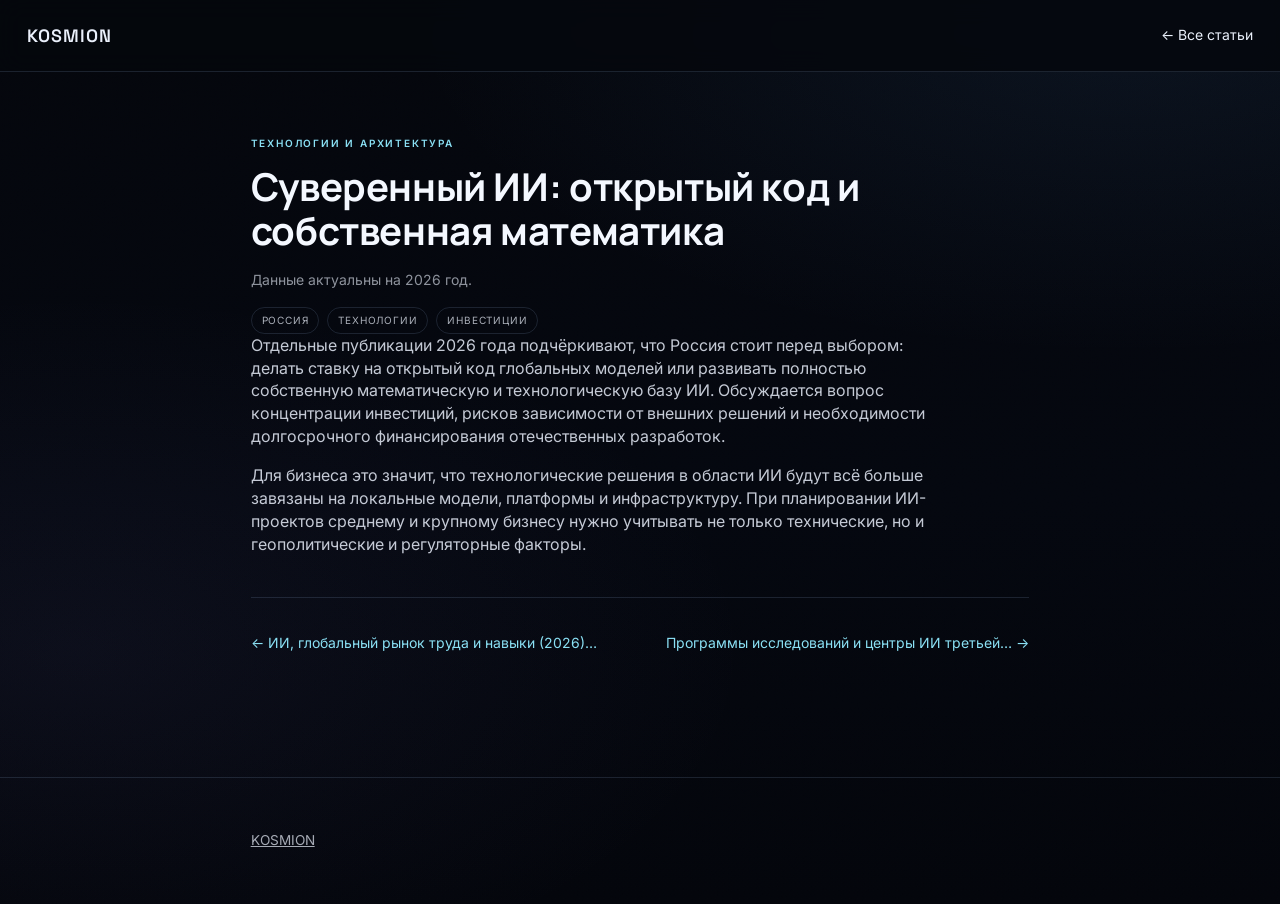
<file: blog-8.html>
<!doctype html>
<html lang="ru">
<head>
<meta charset="utf-8">
<meta name="viewport" content="width=device-width, initial-scale=1">
<title>Суверенный ИИ: открытый код и собственная математика — KOSMION</title>
<meta name="description" content="Отдельные публикации 2026 года подчёркивают, что Россия стоит перед выбором: делать ставку на открытый код глобальных моделей или развивать полностью…" />
<link rel="icon" href="data:image/svg+xml,%3Csvg xmlns='http://www.w3.org/2000/svg' viewBox='0 0 32 32'%3E%3Cdefs%3E%3CradialGradient id='g' cx='34%25' cy='28%25' r='85%25'%3E%3Cstop offset='0' stop-color='%231a2440'/%3E%3Cstop offset='1' stop-color='%2306080f'/%3E%3C/radialGradient%3E%3C/defs%3E%3Ccircle cx='16' cy='16' r='15' fill='url(%23g)'/%3E%3Cg fill='none' stroke='%238ae0f4' stroke-width='1.6'%3E%3Ccircle cx='16' cy='16' r='10.5'/%3E%3Cellipse cx='16' cy='16' rx='10.5' ry='4'/%3E%3Cellipse cx='16' cy='16' rx='4' ry='10.5'/%3E%3C/g%3E%3C/svg%3E" />
<link rel="stylesheet" href="tokens.css?v=13" />
<link rel="stylesheet" href="bg.css?v=13" />
<meta name="color-scheme" content="dark" />
<meta name="theme-color" content="#05070d" />
<link rel="preconnect" href="https://fonts.googleapis.com" />
<link rel="preconnect" href="https://fonts.gstatic.com" crossorigin />
<link href="https://fonts.googleapis.com/css2?family=Manrope:wght@400;500;600;700&family=Inter:wght@400;500;600&display=swap&subset=cyrillic,latin" rel="stylesheet" />
<link href="https://fonts.googleapis.com/css2?family=Space+Grotesk:wght@600&text=KOSMION&display=block" rel="stylesheet" />
<style>
  *,*::before,*::after{box-sizing:border-box;margin:0;padding:0}
  html{background:var(--paper);-webkit-font-smoothing:antialiased;scroll-behavior:smooth}
  body{position:relative;font-family:var(--font-text);font-size:var(--body);
    line-height:var(--lh-body);color:var(--ink);background:transparent;overflow-x:hidden}
  .wrap{max-width:52rem;margin-inline:auto;padding-inline:var(--gutter);position:relative}
  a{color:var(--accent)}
  .nav{position:sticky;top:0;z-index:50;display:flex;align-items:center;
    justify-content:space-between;height:72px;padding-inline:var(--gutter);
    background:rgba(5,7,13,.86);backdrop-filter:blur(12px);border-bottom:1px solid var(--line)}
  .logo{font-family:var(--font-wordmark);font-weight:var(--wm-weight);font-size:var(--wm-size);
    letter-spacing:var(--wm-track);text-decoration:none;color:var(--ink);white-space:nowrap}
  .back{font-size:var(--small);text-decoration:none;color:var(--ink);
    display:inline-flex;align-items:center;min-height:44px}
  main{padding-block:clamp(2.2rem,5vw,4rem)}
  .eyebrow{font-family:var(--font-text);font-size:var(--caption);font-weight:600;
    letter-spacing:.18em;text-transform:uppercase;color:var(--accent);margin-bottom:.9rem}
  h1{font-family:var(--font-display);font-weight:700;color:var(--ink-2);
    font-size:clamp(1.6rem,3.6vw,2.4rem);line-height:1.16;letter-spacing:-.01em}
  h2{font-family:var(--font-display);font-weight:600;color:var(--ink-2);
    font-size:clamp(1.1rem,2vw,1.3rem);margin:2.4rem 0 1rem}
  p{color:rgba(234,240,251,.84);margin-bottom:1rem;max-width:70ch}
  .meta{margin-top:1rem;font-size:var(--small);color:rgba(234,240,251,.6)}
  .tags{display:flex;flex-wrap:wrap;gap:8px;margin-top:1.1rem;list-style:none}
  .tags li{font-size:var(--caption);letter-spacing:.08em;text-transform:uppercase;
    color:rgba(234,240,251,.72);border:1px solid var(--line);border-radius:999px;padding:5px 10px}
  .lede{font-size:1.06rem;color:rgba(234,240,251,.88);margin-top:1.1rem;max-width:64ch}
  .cards{display:grid;grid-template-columns:repeat(auto-fill,minmax(290px,1fr));
    gap:16px;margin-top:1.2rem}
  .card{display:block;text-decoration:none;color:inherit;position:relative;
    background:rgba(10,16,32,.42);border:1px solid var(--line);border-radius:12px;
    padding:20px 20px 18px;transition:border-color var(--dur) var(--ease),
      transform var(--dur) var(--ease),background var(--dur) var(--ease)}
  .card:hover{border-color:rgba(138,224,244,.42);background:rgba(12,20,40,.6);
    transform:translateY(-2px)}
  .card .rub{font-size:var(--caption);letter-spacing:.12em;text-transform:uppercase;
    color:var(--accent)}
  .card h3{font-family:var(--font-display);font-weight:600;color:var(--ink-2);
    font-size:1.02rem;line-height:1.32;margin:.5rem 0 .5rem}
  .card p{font-size:.9rem;margin:0;color:rgba(234,240,251,.74)}
  .card .more{display:inline-block;margin-top:.9rem;font-size:var(--small);color:var(--accent)}
  .rubhead{margin:2.6rem 0 .2rem;font-family:var(--font-display);font-weight:600;
    color:var(--ink-2);font-size:1.15rem}
  .note{border-left:2px solid var(--accent);padding-left:14px;margin:1.6rem 0;
    font-size:var(--small);color:rgba(234,240,251,.64)}
  .src{margin-top:2.4rem;padding-top:1.4rem;border-top:1px solid var(--line);
    font-size:var(--small);color:rgba(234,240,251,.66)}
  .src strong{color:var(--ink-2)}
  .pager{display:flex;justify-content:space-between;gap:14px;flex-wrap:wrap;
    margin-top:2.6rem;padding-top:1.4rem;border-top:1px solid var(--line)}
  .pager a{font-size:var(--small);text-decoration:none;display:inline-flex;
    align-items:center;min-height:44px}
  footer{border-top:1px solid var(--line);padding-block:var(--space-m);
    color:rgba(234,240,251,.55);font-size:.85rem;margin-top:3rem}
  footer a{color:rgba(234,240,251,.7)}
</style>
</head>
<body>
  <div class="bg" aria-hidden="true"></div>
  <nav class="nav">
    <a href="index.html" class="logo" aria-label="KOSMION — на главную">KOSMION</a>
    <a href="blog.html" class="back">← Все статьи</a>
  </nav>
  <main>
    <div class="wrap">
      <p class="eyebrow">Технологии и архитектура</p>
      <h1>Суверенный ИИ: открытый код и собственная математика</h1>
      <p class="meta">Данные актуальны на 2026 год.</p>
      <ul class="tags"><li>Россия</li><li>технологии</li><li>инвестиции</li></ul>
      <p>Отдельные публикации 2026 года подчёркивают, что Россия стоит перед выбором: делать ставку на открытый код глобальных моделей или развивать полностью собственную математическую и технологическую базу ИИ. Обсуждается вопрос концентрации инвестиций, рисков зависимости от внешних решений и необходимости долгосрочного финансирования отечественных разработок.</p>
      <p>Для бизнеса это значит, что технологические решения в области ИИ будут всё больше завязаны на локальные модели, платформы и инфраструктуру. При планировании ИИ-проектов среднему и крупному бизнесу нужно учитывать не только технические, но и геополитические и регуляторные факторы.</p>
      <nav class="pager"><a href="blog-7.html">← ИИ, глобальный рынок труда и навыки (2026)…</a><a href="blog-9.html">Программы исследований и центры ИИ третьей… →</a></nav>
    </div>
  </main>
  <footer><div class="wrap"><a href="index.html">KOSMION</a></div></footer>
</body>
</html>
</file>
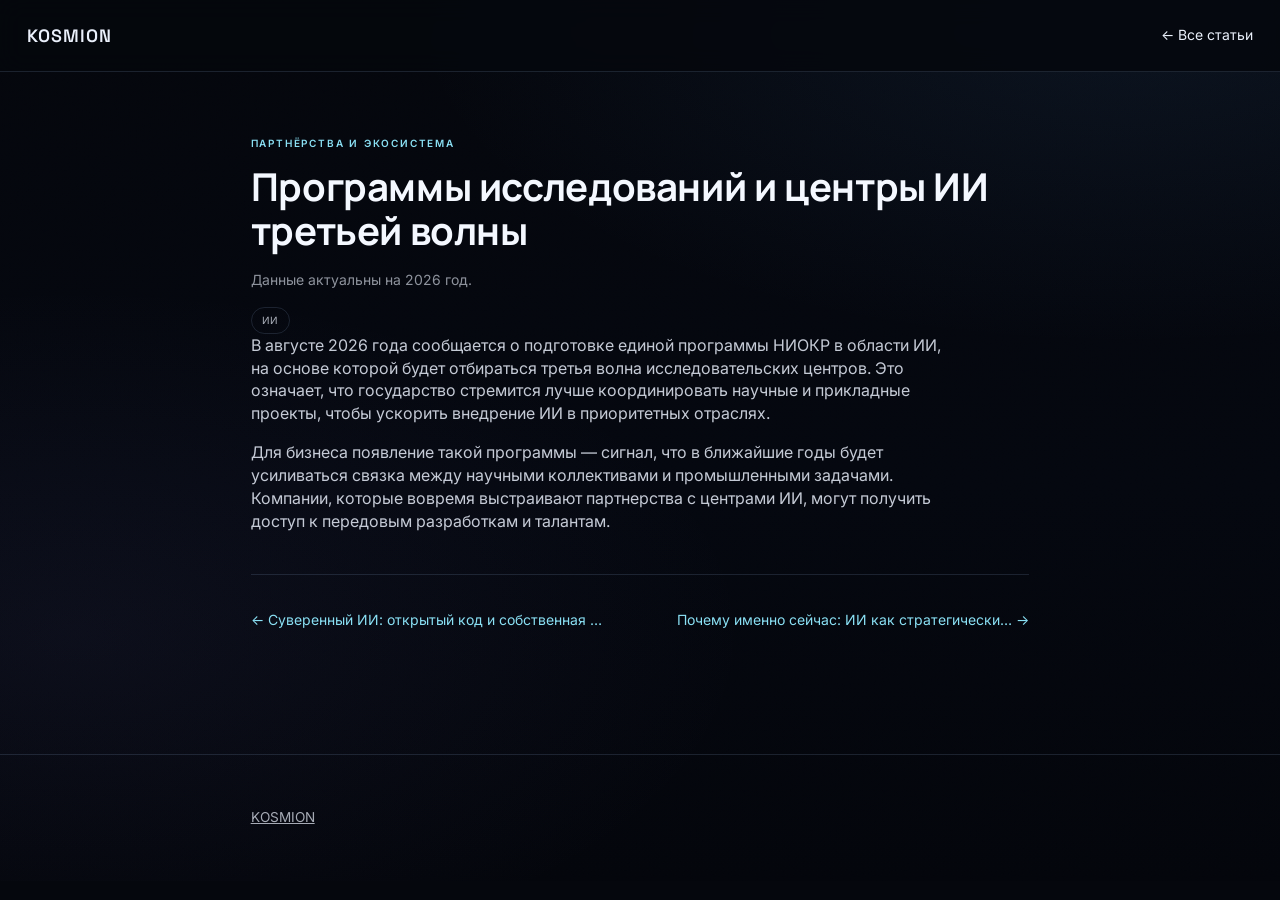
<file: blog-9.html>
<!doctype html>
<html lang="ru">
<head>
<meta charset="utf-8">
<meta name="viewport" content="width=device-width, initial-scale=1">
<title>Программы исследований и центры ИИ третьей волны — KOSMION</title>
<meta name="description" content="В августе 2026 года сообщается о подготовке единой программы НИОКР в области ИИ, на основе которой будет отбираться третья волна исследовательских…" />
<link rel="icon" href="data:image/svg+xml,%3Csvg xmlns='http://www.w3.org/2000/svg' viewBox='0 0 32 32'%3E%3Cdefs%3E%3CradialGradient id='g' cx='34%25' cy='28%25' r='85%25'%3E%3Cstop offset='0' stop-color='%231a2440'/%3E%3Cstop offset='1' stop-color='%2306080f'/%3E%3C/radialGradient%3E%3C/defs%3E%3Ccircle cx='16' cy='16' r='15' fill='url(%23g)'/%3E%3Cg fill='none' stroke='%238ae0f4' stroke-width='1.6'%3E%3Ccircle cx='16' cy='16' r='10.5'/%3E%3Cellipse cx='16' cy='16' rx='10.5' ry='4'/%3E%3Cellipse cx='16' cy='16' rx='4' ry='10.5'/%3E%3C/g%3E%3C/svg%3E" />
<link rel="stylesheet" href="tokens.css?v=13" />
<link rel="stylesheet" href="bg.css?v=13" />
<meta name="color-scheme" content="dark" />
<meta name="theme-color" content="#05070d" />
<link rel="preconnect" href="https://fonts.googleapis.com" />
<link rel="preconnect" href="https://fonts.gstatic.com" crossorigin />
<link href="https://fonts.googleapis.com/css2?family=Manrope:wght@400;500;600;700&family=Inter:wght@400;500;600&display=swap&subset=cyrillic,latin" rel="stylesheet" />
<link href="https://fonts.googleapis.com/css2?family=Space+Grotesk:wght@600&text=KOSMION&display=block" rel="stylesheet" />
<style>
  *,*::before,*::after{box-sizing:border-box;margin:0;padding:0}
  html{background:var(--paper);-webkit-font-smoothing:antialiased;scroll-behavior:smooth}
  body{position:relative;font-family:var(--font-text);font-size:var(--body);
    line-height:var(--lh-body);color:var(--ink);background:transparent;overflow-x:hidden}
  .wrap{max-width:52rem;margin-inline:auto;padding-inline:var(--gutter);position:relative}
  a{color:var(--accent)}
  .nav{position:sticky;top:0;z-index:50;display:flex;align-items:center;
    justify-content:space-between;height:72px;padding-inline:var(--gutter);
    background:rgba(5,7,13,.86);backdrop-filter:blur(12px);border-bottom:1px solid var(--line)}
  .logo{font-family:var(--font-wordmark);font-weight:var(--wm-weight);font-size:var(--wm-size);
    letter-spacing:var(--wm-track);text-decoration:none;color:var(--ink);white-space:nowrap}
  .back{font-size:var(--small);text-decoration:none;color:var(--ink);
    display:inline-flex;align-items:center;min-height:44px}
  main{padding-block:clamp(2.2rem,5vw,4rem)}
  .eyebrow{font-family:var(--font-text);font-size:var(--caption);font-weight:600;
    letter-spacing:.18em;text-transform:uppercase;color:var(--accent);margin-bottom:.9rem}
  h1{font-family:var(--font-display);font-weight:700;color:var(--ink-2);
    font-size:clamp(1.6rem,3.6vw,2.4rem);line-height:1.16;letter-spacing:-.01em}
  h2{font-family:var(--font-display);font-weight:600;color:var(--ink-2);
    font-size:clamp(1.1rem,2vw,1.3rem);margin:2.4rem 0 1rem}
  p{color:rgba(234,240,251,.84);margin-bottom:1rem;max-width:70ch}
  .meta{margin-top:1rem;font-size:var(--small);color:rgba(234,240,251,.6)}
  .tags{display:flex;flex-wrap:wrap;gap:8px;margin-top:1.1rem;list-style:none}
  .tags li{font-size:var(--caption);letter-spacing:.08em;text-transform:uppercase;
    color:rgba(234,240,251,.72);border:1px solid var(--line);border-radius:999px;padding:5px 10px}
  .lede{font-size:1.06rem;color:rgba(234,240,251,.88);margin-top:1.1rem;max-width:64ch}
  .cards{display:grid;grid-template-columns:repeat(auto-fill,minmax(290px,1fr));
    gap:16px;margin-top:1.2rem}
  .card{display:block;text-decoration:none;color:inherit;position:relative;
    background:rgba(10,16,32,.42);border:1px solid var(--line);border-radius:12px;
    padding:20px 20px 18px;transition:border-color var(--dur) var(--ease),
      transform var(--dur) var(--ease),background var(--dur) var(--ease)}
  .card:hover{border-color:rgba(138,224,244,.42);background:rgba(12,20,40,.6);
    transform:translateY(-2px)}
  .card .rub{font-size:var(--caption);letter-spacing:.12em;text-transform:uppercase;
    color:var(--accent)}
  .card h3{font-family:var(--font-display);font-weight:600;color:var(--ink-2);
    font-size:1.02rem;line-height:1.32;margin:.5rem 0 .5rem}
  .card p{font-size:.9rem;margin:0;color:rgba(234,240,251,.74)}
  .card .more{display:inline-block;margin-top:.9rem;font-size:var(--small);color:var(--accent)}
  .rubhead{margin:2.6rem 0 .2rem;font-family:var(--font-display);font-weight:600;
    color:var(--ink-2);font-size:1.15rem}
  .note{border-left:2px solid var(--accent);padding-left:14px;margin:1.6rem 0;
    font-size:var(--small);color:rgba(234,240,251,.64)}
  .src{margin-top:2.4rem;padding-top:1.4rem;border-top:1px solid var(--line);
    font-size:var(--small);color:rgba(234,240,251,.66)}
  .src strong{color:var(--ink-2)}
  .pager{display:flex;justify-content:space-between;gap:14px;flex-wrap:wrap;
    margin-top:2.6rem;padding-top:1.4rem;border-top:1px solid var(--line)}
  .pager a{font-size:var(--small);text-decoration:none;display:inline-flex;
    align-items:center;min-height:44px}
  footer{border-top:1px solid var(--line);padding-block:var(--space-m);
    color:rgba(234,240,251,.55);font-size:.85rem;margin-top:3rem}
  footer a{color:rgba(234,240,251,.7)}
</style>
</head>
<body>
  <div class="bg" aria-hidden="true"></div>
  <nav class="nav">
    <a href="index.html" class="logo" aria-label="KOSMION — на главную">KOSMION</a>
    <a href="blog.html" class="back">← Все статьи</a>
  </nav>
  <main>
    <div class="wrap">
      <p class="eyebrow">Партнёрства и экосистема</p>
      <h1>Программы исследований и центры ИИ третьей волны</h1>
      <p class="meta">Данные актуальны на 2026 год.</p>
      <ul class="tags"><li>ИИ</li></ul>
      <p>В августе 2026 года сообщается о подготовке единой программы НИОКР в области ИИ, на основе которой будет отбираться третья волна исследовательских центров. Это означает, что государство стремится лучше координировать научные и прикладные проекты, чтобы ускорить внедрение ИИ в приоритетных отраслях.</p>
      <p>Для бизнеса появление такой программы — сигнал, что в ближайшие годы будет усиливаться связка между научными коллективами и промышленными задачами. Компании, которые вовремя выстраивают партнерства с центрами ИИ, могут получить доступ к передовым разработкам и талантам.</p>
      <nav class="pager"><a href="blog-8.html">← Суверенный ИИ: открытый код и собственная …</a><a href="blog-10.html">Почему именно сейчас: ИИ как стратегически… →</a></nav>
    </div>
  </main>
  <footer><div class="wrap"><a href="index.html">KOSMION</a></div></footer>
</body>
</html>
</file>
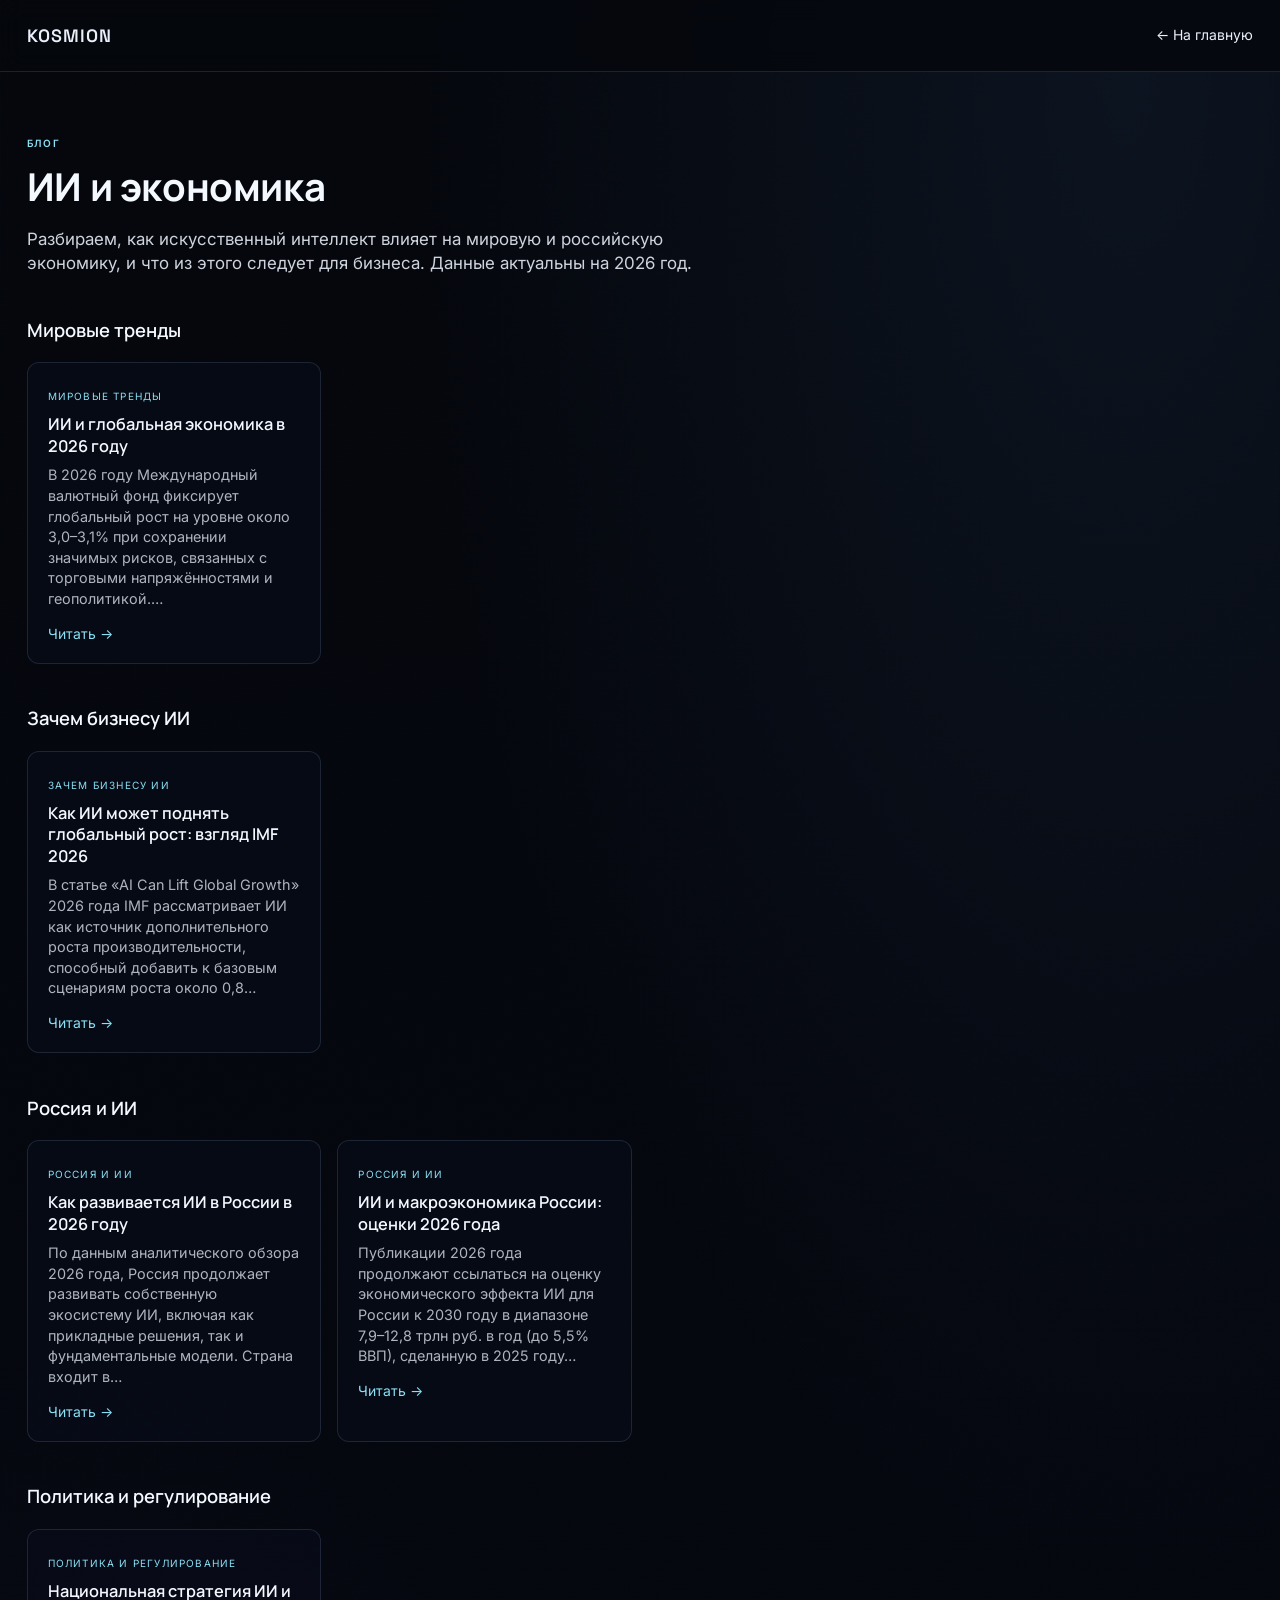
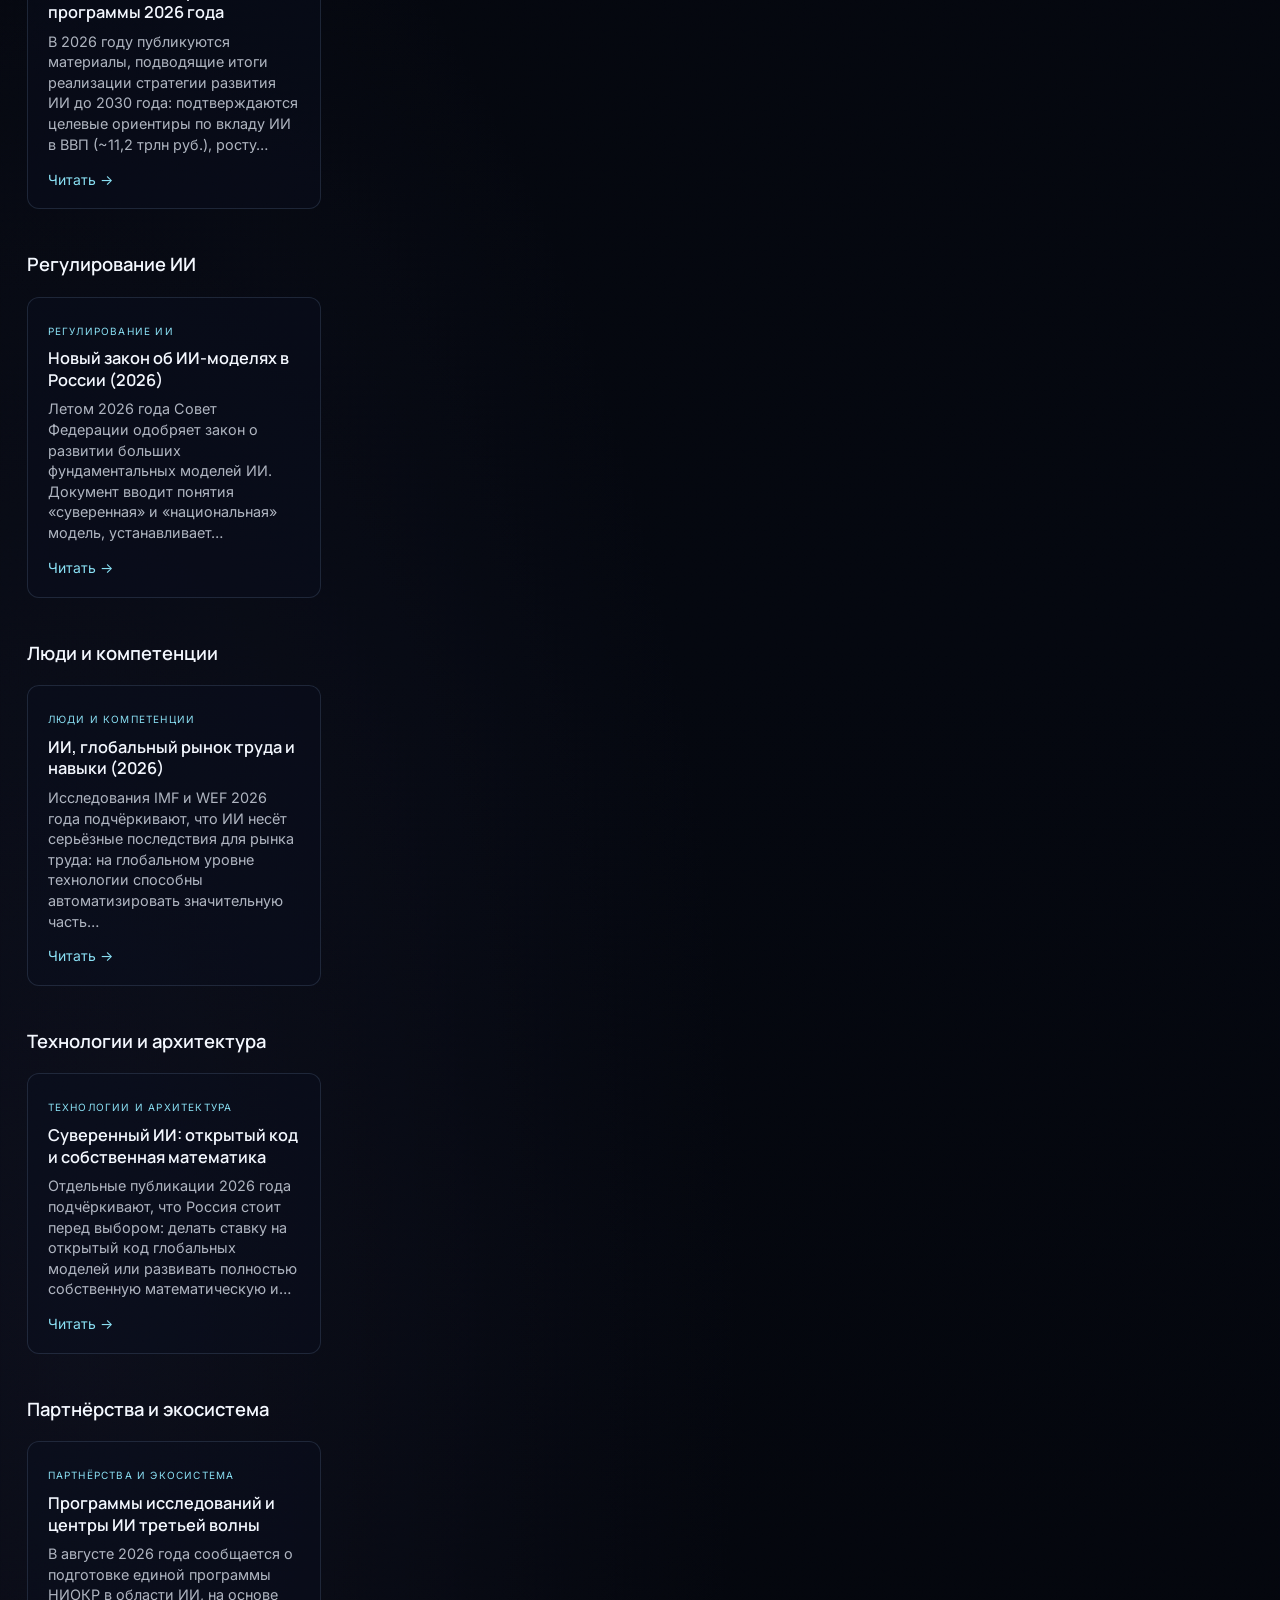
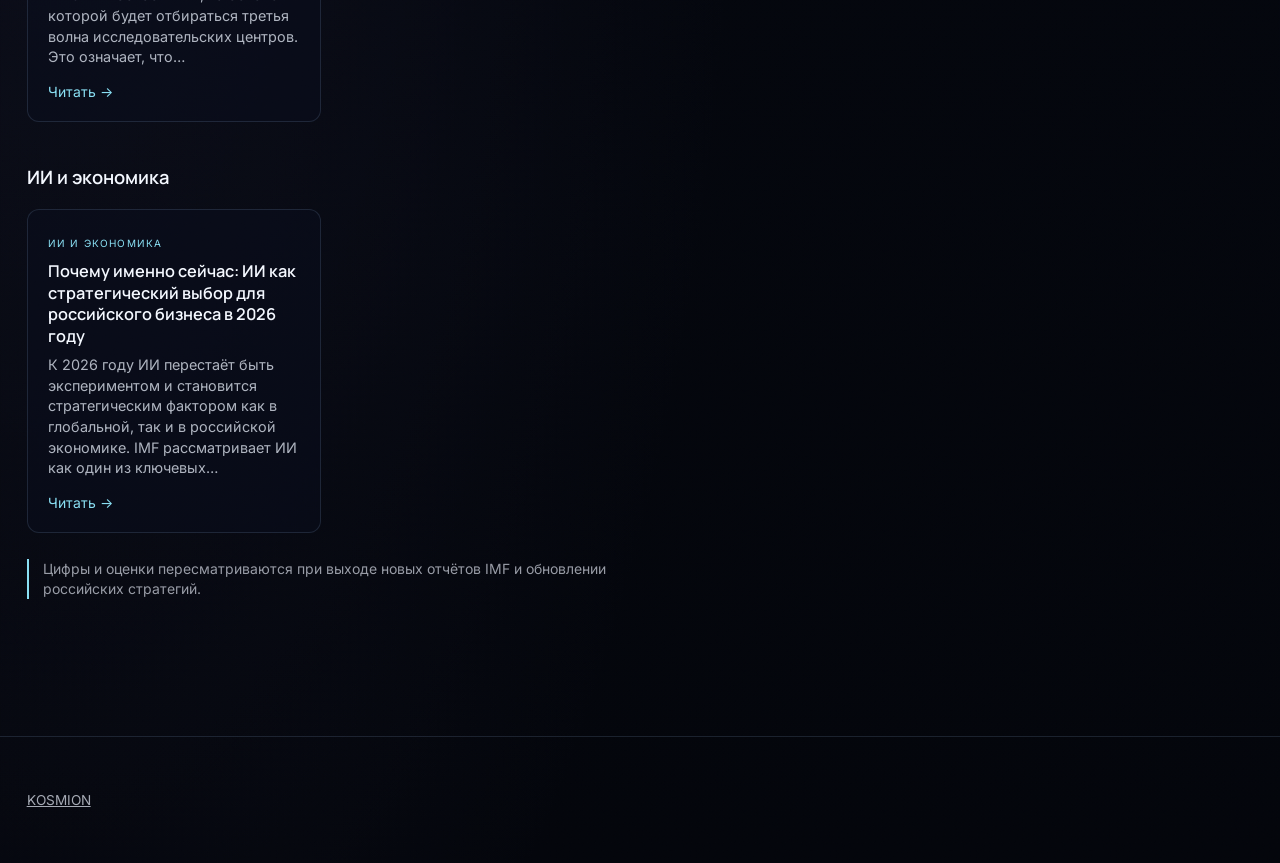
<file: blog.html>
<!doctype html>
<html lang="ru">
<head>
<meta charset="utf-8">
<meta name="viewport" content="width=device-width, initial-scale=1">
<title>Блог — KOSMION</title>
<meta name="description" content="Статьи об ИИ, мировой и российской экономике. Данные на 2026 год." />
<link rel="icon" href="data:image/svg+xml,%3Csvg xmlns='http://www.w3.org/2000/svg' viewBox='0 0 32 32'%3E%3Cdefs%3E%3CradialGradient id='g' cx='34%25' cy='28%25' r='85%25'%3E%3Cstop offset='0' stop-color='%231a2440'/%3E%3Cstop offset='1' stop-color='%2306080f'/%3E%3C/radialGradient%3E%3C/defs%3E%3Ccircle cx='16' cy='16' r='15' fill='url(%23g)'/%3E%3Cg fill='none' stroke='%238ae0f4' stroke-width='1.6'%3E%3Ccircle cx='16' cy='16' r='10.5'/%3E%3Cellipse cx='16' cy='16' rx='10.5' ry='4'/%3E%3Cellipse cx='16' cy='16' rx='4' ry='10.5'/%3E%3C/g%3E%3C/svg%3E" />
<link rel="stylesheet" href="tokens.css?v=13" />
<link rel="stylesheet" href="bg.css?v=13" />
<meta name="color-scheme" content="dark" />
<meta name="theme-color" content="#05070d" />
<link rel="preconnect" href="https://fonts.googleapis.com" />
<link rel="preconnect" href="https://fonts.gstatic.com" crossorigin />
<link href="https://fonts.googleapis.com/css2?family=Manrope:wght@400;500;600;700&family=Inter:wght@400;500;600&display=swap&subset=cyrillic,latin" rel="stylesheet" />
<link href="https://fonts.googleapis.com/css2?family=Space+Grotesk:wght@600&text=KOSMION&display=block" rel="stylesheet" />
<style>
  *,*::before,*::after{box-sizing:border-box;margin:0;padding:0}
  html{background:var(--paper);-webkit-font-smoothing:antialiased;scroll-behavior:smooth}
  body{position:relative;font-family:var(--font-text);font-size:var(--body);
    line-height:var(--lh-body);color:var(--ink);background:transparent;overflow-x:hidden}
  .wrap{max-width:var(--max-width);margin-inline:auto;padding-inline:var(--gutter);position:relative}
  a{color:var(--accent)}
  .nav{position:sticky;top:0;z-index:50;display:flex;align-items:center;
    justify-content:space-between;height:72px;padding-inline:var(--gutter);
    background:rgba(5,7,13,.86);backdrop-filter:blur(12px);border-bottom:1px solid var(--line)}
  .logo{font-family:var(--font-wordmark);font-weight:var(--wm-weight);font-size:var(--wm-size);
    letter-spacing:var(--wm-track);text-decoration:none;color:var(--ink);white-space:nowrap}
  .back{font-size:var(--small);text-decoration:none;color:var(--ink);
    display:inline-flex;align-items:center;min-height:44px}
  main{padding-block:clamp(2.2rem,5vw,4rem)}
  .eyebrow{font-family:var(--font-text);font-size:var(--caption);font-weight:600;
    letter-spacing:.18em;text-transform:uppercase;color:var(--accent);margin-bottom:.9rem}
  h1{font-family:var(--font-display);font-weight:700;color:var(--ink-2);
    font-size:clamp(1.6rem,3.6vw,2.4rem);line-height:1.16;letter-spacing:-.01em}
  h2{font-family:var(--font-display);font-weight:600;color:var(--ink-2);
    font-size:clamp(1.1rem,2vw,1.3rem);margin:2.4rem 0 1rem}
  p{color:rgba(234,240,251,.84);margin-bottom:1rem;max-width:70ch}
  .meta{margin-top:1rem;font-size:var(--small);color:rgba(234,240,251,.6)}
  .tags{display:flex;flex-wrap:wrap;gap:8px;margin-top:1.1rem;list-style:none}
  .tags li{font-size:var(--caption);letter-spacing:.08em;text-transform:uppercase;
    color:rgba(234,240,251,.72);border:1px solid var(--line);border-radius:999px;padding:5px 10px}
  .lede{font-size:1.06rem;color:rgba(234,240,251,.88);margin-top:1.1rem;max-width:64ch}
  .cards{display:grid;grid-template-columns:repeat(auto-fill,minmax(290px,1fr));
    gap:16px;margin-top:1.2rem}
  .card{display:block;text-decoration:none;color:inherit;position:relative;
    background:rgba(10,16,32,.42);border:1px solid var(--line);border-radius:12px;
    padding:20px 20px 18px;transition:border-color var(--dur) var(--ease),
      transform var(--dur) var(--ease),background var(--dur) var(--ease)}
  .card:hover{border-color:rgba(138,224,244,.42);background:rgba(12,20,40,.6);
    transform:translateY(-2px)}
  .card .rub{font-size:var(--caption);letter-spacing:.12em;text-transform:uppercase;
    color:var(--accent)}
  .card h3{font-family:var(--font-display);font-weight:600;color:var(--ink-2);
    font-size:1.02rem;line-height:1.32;margin:.5rem 0 .5rem}
  .card p{font-size:.9rem;margin:0;color:rgba(234,240,251,.74)}
  .card .more{display:inline-block;margin-top:.9rem;font-size:var(--small);color:var(--accent)}
  .rubhead{margin:2.6rem 0 .2rem;font-family:var(--font-display);font-weight:600;
    color:var(--ink-2);font-size:1.15rem}
  .note{border-left:2px solid var(--accent);padding-left:14px;margin:1.6rem 0;
    font-size:var(--small);color:rgba(234,240,251,.64)}
  .src{margin-top:2.4rem;padding-top:1.4rem;border-top:1px solid var(--line);
    font-size:var(--small);color:rgba(234,240,251,.66)}
  .src strong{color:var(--ink-2)}
  .pager{display:flex;justify-content:space-between;gap:14px;flex-wrap:wrap;
    margin-top:2.6rem;padding-top:1.4rem;border-top:1px solid var(--line)}
  .pager a{font-size:var(--small);text-decoration:none;display:inline-flex;
    align-items:center;min-height:44px}
  footer{border-top:1px solid var(--line);padding-block:var(--space-m);
    color:rgba(234,240,251,.55);font-size:.85rem;margin-top:3rem}
  footer a{color:rgba(234,240,251,.7)}
</style>
</head>
<body>
  <div class="bg" aria-hidden="true"></div>
  <nav class="nav">
    <a href="index.html" class="logo" aria-label="KOSMION — на главную">KOSMION</a>
    <a href="index.html" class="back">← На главную</a>
  </nav>
  <main>
    <div class="wrap">
      <p class="eyebrow">Блог</p>
      <h1>ИИ и экономика</h1>
      <p class="lede">Разбираем, как искусственный интеллект влияет на мировую и российскую экономику, и что из этого следует для бизнеса. Данные актуальны на 2026 год.</p>
      <h2 class="rubhead">Мировые тренды</h2>
      <div class="cards">
        <a class="card" href="blog-1.html"><span class="rub">Мировые тренды</span><h3>ИИ и глобальная экономика в 2026 году</h3><p>В 2026 году Международный валютный фонд фиксирует глобальный рост на уровне около 3,0–3,1% при сохранении значимых рисков, связанных с торговыми напряжённостями и геополитикой.…</p><span class="more">Читать →</span></a>
      </div>
      <h2 class="rubhead">Зачем бизнесу ИИ</h2>
      <div class="cards">
        <a class="card" href="blog-2.html"><span class="rub">Зачем бизнесу ИИ</span><h3>Как ИИ может поднять глобальный рост: взгляд IMF 2026</h3><p>В статье «AI Can Lift Global Growth» 2026 года IMF рассматривает ИИ как источник дополнительного роста производительности, способный добавить к базовым сценариям роста около 0,8…</p><span class="more">Читать →</span></a>
      </div>
      <h2 class="rubhead">Россия и ИИ</h2>
      <div class="cards">
        <a class="card" href="blog-3.html"><span class="rub">Россия и ИИ</span><h3>Как развивается ИИ в России в 2026 году</h3><p>По данным аналитического обзора 2026 года, Россия продолжает развивать собственную экосистему ИИ, включая как прикладные решения, так и фундаментальные модели. Страна входит в…</p><span class="more">Читать →</span></a>
        <a class="card" href="blog-6.html"><span class="rub">Россия и ИИ</span><h3>ИИ и макроэкономика России: оценки 2026 года</h3><p>Публикации 2026 года продолжают ссылаться на оценку экономического эффекта ИИ для России к 2030 году в диапазоне 7,9–12,8 трлн руб. в год (до 5,5% ВВП), сделанную в 2025 году…</p><span class="more">Читать →</span></a>
      </div>
      <h2 class="rubhead">Политика и регулирование</h2>
      <div class="cards">
        <a class="card" href="blog-4.html"><span class="rub">Политика и регулирование</span><h3>Национальная стратегия ИИ и программы 2026 года</h3><p>В 2026 году публикуются материалы, подводящие итоги реализации стратегии развития ИИ до 2030 года: подтверждаются целевые ориентиры по вкладу ИИ в ВВП (~11,2 трлн руб.), росту…</p><span class="more">Читать →</span></a>
      </div>
      <h2 class="rubhead">Регулирование ИИ</h2>
      <div class="cards">
        <a class="card" href="blog-5.html"><span class="rub">Регулирование ИИ</span><h3>Новый закон об ИИ-моделях в России (2026)</h3><p>Летом 2026 года Совет Федерации одобряет закон о развитии больших фундаментальных моделей ИИ. Документ вводит понятия «суверенная» и «национальная» модель, устанавливает…</p><span class="more">Читать →</span></a>
      </div>
      <h2 class="rubhead">Люди и компетенции</h2>
      <div class="cards">
        <a class="card" href="blog-7.html"><span class="rub">Люди и компетенции</span><h3>ИИ, глобальный рынок труда и навыки (2026)</h3><p>Исследования IMF и WEF 2026 года подчёркивают, что ИИ несёт серьёзные последствия для рынка труда: на глобальном уровне технологии способны автоматизировать значительную часть…</p><span class="more">Читать →</span></a>
      </div>
      <h2 class="rubhead">Технологии и архитектура</h2>
      <div class="cards">
        <a class="card" href="blog-8.html"><span class="rub">Технологии и архитектура</span><h3>Суверенный ИИ: открытый код и собственная математика</h3><p>Отдельные публикации 2026 года подчёркивают, что Россия стоит перед выбором: делать ставку на открытый код глобальных моделей или развивать полностью собственную математическую и…</p><span class="more">Читать →</span></a>
      </div>
      <h2 class="rubhead">Партнёрства и экосистема</h2>
      <div class="cards">
        <a class="card" href="blog-9.html"><span class="rub">Партнёрства и экосистема</span><h3>Программы исследований и центры ИИ третьей волны</h3><p>В августе 2026 года сообщается о подготовке единой программы НИОКР в области ИИ, на основе которой будет отбираться третья волна исследовательских центров. Это означает, что…</p><span class="more">Читать →</span></a>
      </div>
      <h2 class="rubhead">ИИ и экономика</h2>
      <div class="cards">
        <a class="card" href="blog-10.html"><span class="rub">ИИ и экономика</span><h3>Почему именно сейчас: ИИ как стратегический выбор для российского бизнеса в 2026 году</h3><p>К 2026 году ИИ перестаёт быть экспериментом и становится стратегическим фактором как в глобальной, так и в российской экономике. IMF рассматривает ИИ как один из ключевых…</p><span class="more">Читать →</span></a>
      </div>
      <p class="note">Цифры и оценки пересматриваются при выходе новых отчётов IMF и обновлении российских стратегий.</p>
    </div>
  </main>
  <footer><div class="wrap"><a href="index.html">KOSMION</a></div></footer>
</body>
</html>
</file>
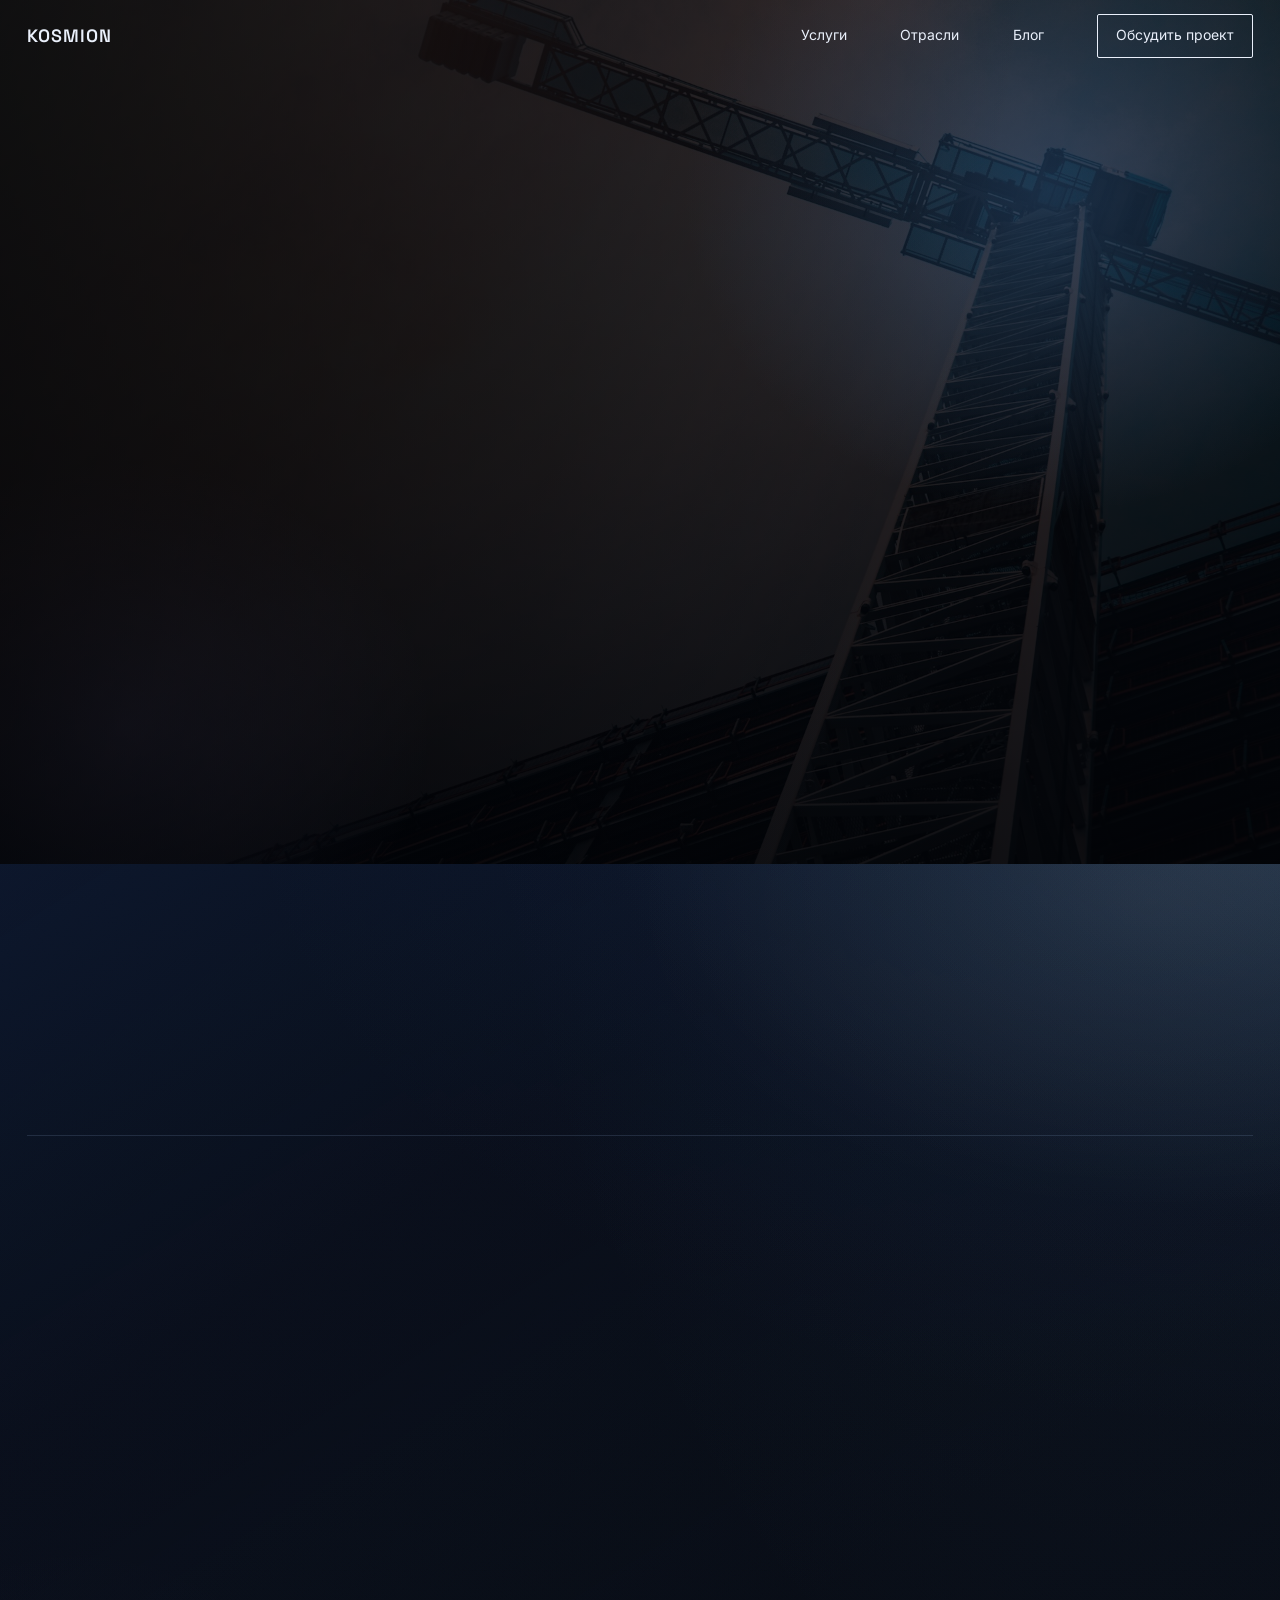
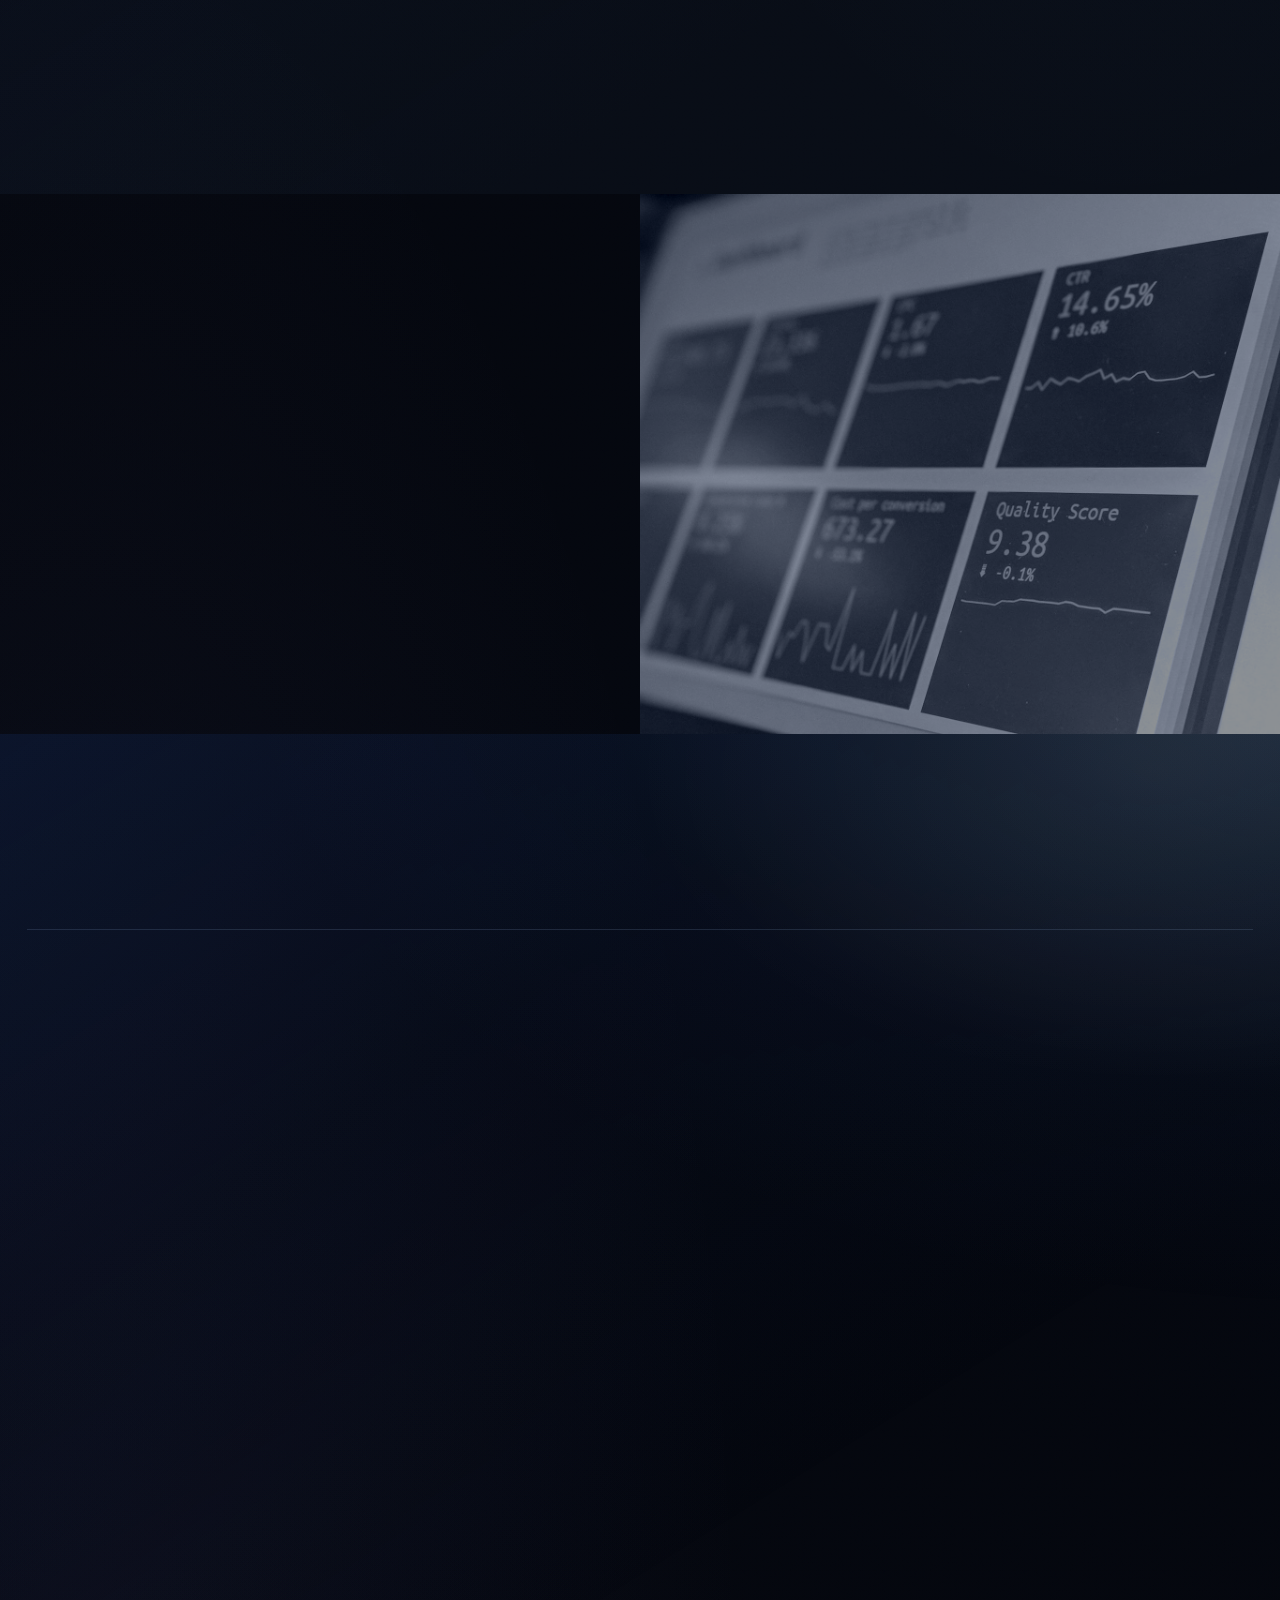
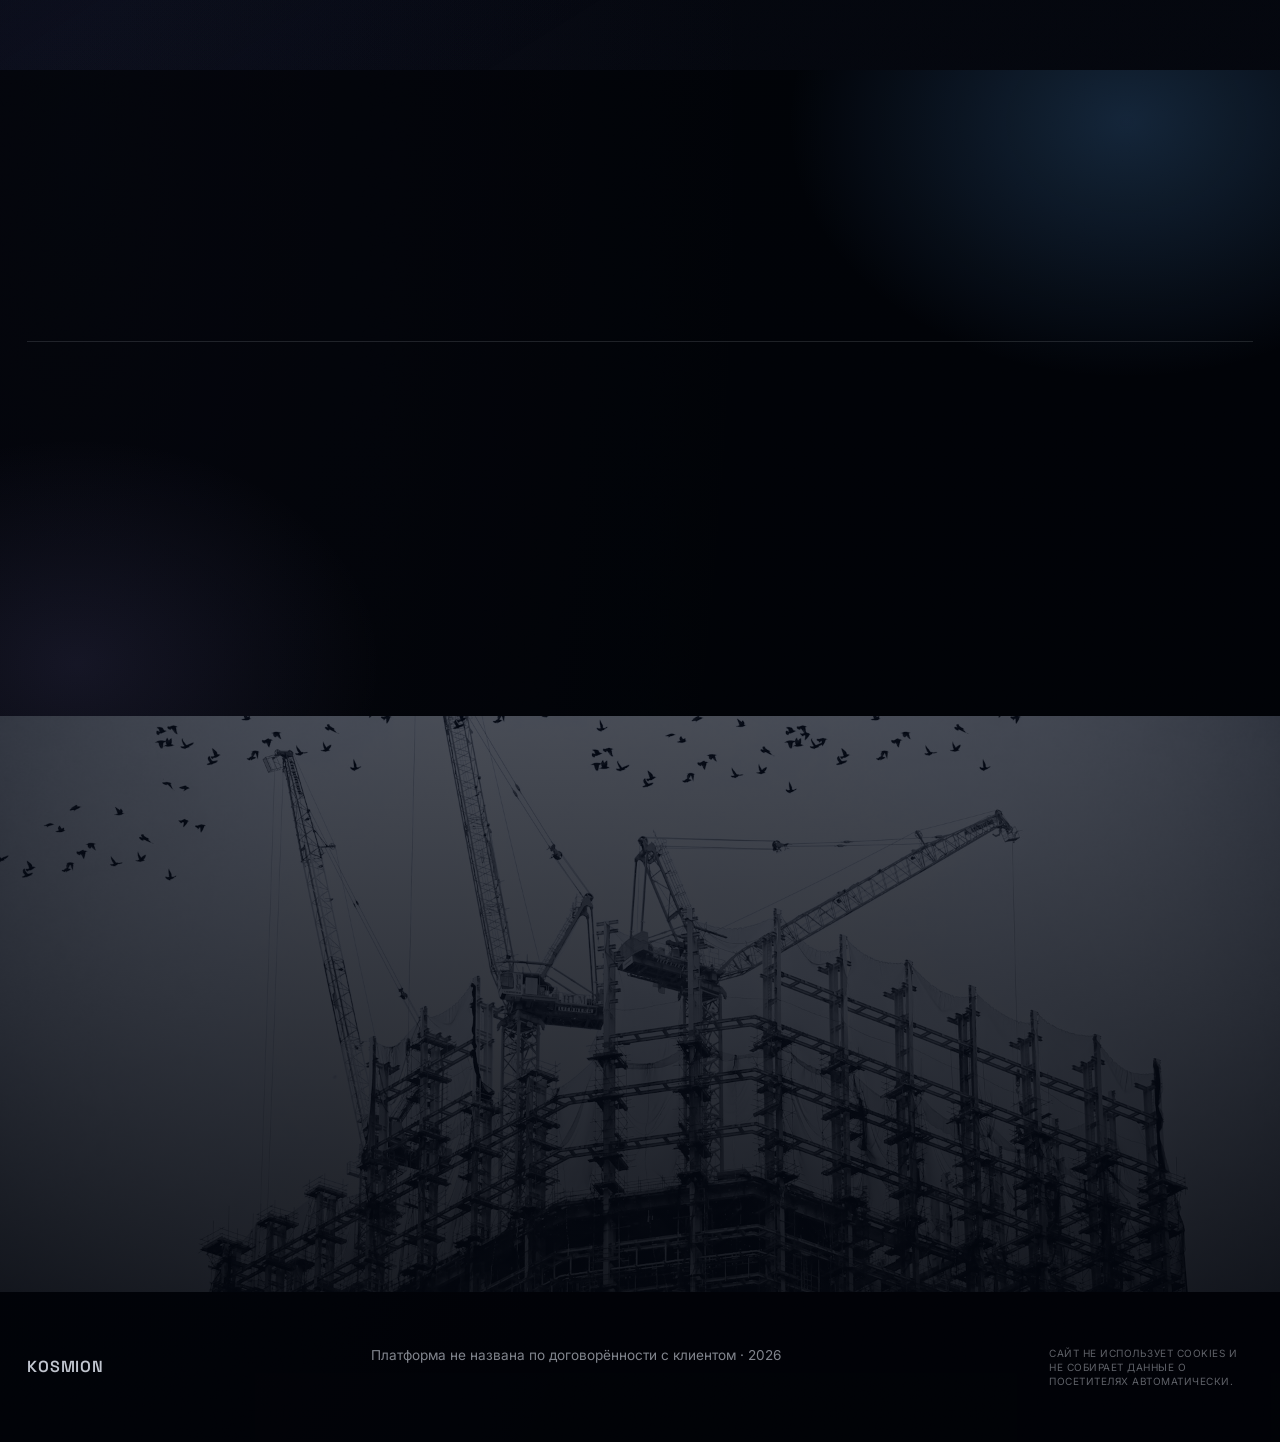
<file: case.html>
<!doctype html>
<html lang="ru">
<head>
  <meta charset="utf-8" />
  <meta name="viewport" content="width=device-width, initial-scale=1" />
  <title>Интеллектуальный контроль строительства — KOSMION</title>
  <meta name="description" content="Кейс: предиктивная аналитика и контроль сроков на строительных объектах. Платформа не названа по договорённости с клиентом." />
  <!-- Same inline favicon and link-preview tags as index.html. Kept
       duplicated rather than extracted: two static pages, no build step.
       The favicon path is the SAME 32-unit geometry as the #i-mark symbol
       in the body - change both together or the tab and nav diverge. -->
  <link rel="icon" href="data:image/svg+xml,%3Csvg xmlns='http://www.w3.org/2000/svg' viewBox='0 0 32 32'%3E%3Cdefs%3E%3CradialGradient id='g' cx='34%25' cy='28%25' r='85%25'%3E%3Cstop offset='0' stop-color='%231a2440'/%3E%3Cstop offset='1' stop-color='%2306080f'/%3E%3C/radialGradient%3E%3C/defs%3E%3Ccircle cx='16' cy='16' r='15' fill='url(%23g)'/%3E%3Cg fill='none' stroke='%238ae0f4' stroke-width='1.6'%3E%3Ccircle cx='16' cy='16' r='10.5'/%3E%3Cellipse cx='16' cy='16' rx='10.5' ry='4'/%3E%3Cellipse cx='16' cy='16' rx='4' ry='10.5'/%3E%3C/g%3E%3C/svg%3E" />
  <meta property="og:type" content="article" />
  <meta property="og:title" content="Интеллектуальный контроль строительства — KOSMION" />
  <meta property="og:description" content="Кейс: предиктивная аналитика и контроль сроков на строительных объектах." />
  <meta property="og:url" content="https://financeazamat.github.io/finaz/case.html" />
  <meta property="og:image" content="https://financeazamat.github.io/finaz/images/01-tower-crane_JamesSullivan.jpg" />
  <!-- ?v= cache buster - keep in step with index.html. See the note there. -->
  <link rel="stylesheet" href="tokens.css?v=13" />
  <link rel="stylesheet" href="bg.css?v=13" />
  <meta name="color-scheme" content="dark" />
  <meta name="theme-color" content="#05070d" />
  <link rel="preconnect" href="https://fonts.googleapis.com" />
  <link rel="preconnect" href="https://fonts.gstatic.com" crossorigin />
  <!-- Font loading matches index.html exactly; see the fuller note there.
       Jost is subset to text=Kosmion (1.1KB) and can render ONLY the
       wordmark - any other character in that face falls back silently. -->
  <link href="https://fonts.googleapis.com/css2?family=Manrope:wght@400;500;600;700&family=Inter:wght@400;500;600&display=swap&subset=cyrillic,latin" rel="stylesheet" />
  <link href="https://fonts.googleapis.com/css2?family=Space+Grotesk:wght@600&text=KOSMION&display=block" rel="stylesheet" />
  <style>
    *,*::before,*::after{box-sizing:border-box;margin:0;padding:0}
    html{scroll-behavior:smooth;-webkit-font-smoothing:antialiased;text-rendering:optimizeLegibility}
    /* html carries the base colour; body stays transparent so the fixed
       .bg gradient wash (bg.css) shows through the whole document. */
    html{background:var(--paper)}
    body{font-family:var(--font-text);font-size:var(--body);line-height:var(--lh-body);color:var(--ink);background:transparent}
    ::selection{background:rgba(138,224,244,.26);color:var(--ink-2)}
    .wrap{max-width:var(--max-width);margin-inline:auto;padding-inline:var(--gutter);position:relative}

    /* --- Caption tier: 10px / 0.05em, what the display type is
       measured against. --- */
    .kicker,.eyebrow,.num{
      font-size:var(--caption);letter-spacing:var(--tracking-caption);
      text-transform:uppercase;font-weight:500}
    .narrow{max-width:52rem}
    /* --font-display resolves to Manrope in tokens.css now, so the duplicated
       family name and the !important are both gone. See index.html. */
    h1,h2,h3{font-family:var(--font-display);font-weight:600;letter-spacing:var(--tracking-tight)}
    .num,.big,.intro-lede{font-family:var(--font-display)}
    h1{font-size:clamp(2.6rem,7vw,var(--h1));line-height:var(--lh-tight)}
    h2{font-size:clamp(1.75rem,4.4vw,var(--h2));line-height:var(--lh-snug);margin-bottom:var(--space-s);text-wrap:balance}
    h3{font-size:var(--h5);line-height:var(--lh-snug);margin-bottom:.4em;letter-spacing:-.01em}
    p{color:var(--muted);max-width:62ch}
    p+p{margin-top:var(--space-s)}
    strong{color:var(--ink);font-weight:600}
    a{color:var(--link);text-decoration:none;transition:color var(--dur) var(--ease)}
    a:hover{color:var(--ink)}

    /* Nav */
    .nav{position:fixed;inset:0 0 auto 0;z-index:50;display:flex;align-items:center;justify-content:space-between;height:72px;padding-inline:var(--gutter);color:var(--ink);transition:background var(--dur) var(--ease),backdrop-filter var(--dur) var(--ease),color var(--dur) var(--ease),border-color var(--dur) var(--ease);border-bottom:1px solid transparent}
    .nav.scrolled{background:rgba(5,7,13,.72);backdrop-filter:blur(12px) saturate(140%);color:var(--ink);border-bottom-color:var(--line)}
    .nav a{color:inherit}

    /* ============================================================
       WORDMARK — identical to index.html by design. Duplicated
       rather than extracted because these are two static pages with
       no build step; if you edit one, edit the other. Rationale and
       the do-not list live in
       30_consulting/knowledge/brand_kosmion.md.
       Jost 500 / +0.11em / optically size-corrected, and the mark is
       an SVG because no loaded font contains U+25D0 (◐).
       ============================================================ */
    .logo{display:inline-flex;align-items:center;gap:var(--wm-gap);
      font-family:var(--font-wordmark);font-weight:var(--wm-weight);
      font-size:var(--wm-size);letter-spacing:var(--wm-track);
      margin-right:calc(var(--wm-track) * -1);
      text-decoration:none;white-space:nowrap;color:var(--ink)}
    .logo .mark{flex:none;width:.8em;height:.8em;color:var(--accent);
      overflow:visible;transition:color var(--dur) var(--ease)}
    .logo:hover .mark{color:var(--ink-2)}
    .logo:hover{color:var(--ink)}
    .logo:focus-visible{outline:2px solid var(--accent);outline-offset:4px;border-radius:2px}
    .logo--footer{--wm-size:1rem;color:rgba(234,240,251,.82)}
    .logo--footer:hover{color:var(--ink-2)}
    .nav .links{display:flex;align-items:center;gap:var(--space-m)}
    .nav .links a.txtlink{font-size:var(--small)}

    /* Mobile nav toggle — hidden on desktop; the checkbox + burger only come
       into play at ≤720px, so the desktop bar keeps its exact layout. */
    .nav-toggle{display:none}
    .burger{display:none}

    /* ≤720px: the links collapse into a tap-to-open dropdown under the fixed
       72px bar, driven by the #nav-toggle checkbox. Replaces the old
       `.txtlink{display:none}` rule, which hid the links with no way back. */
    @media(max-width:720px){
      /* The real control: visually hidden but still a keyboard tab-stop
         (opacity:0, NOT display:none). Taps flow through the label. */
      .nav-toggle{display:block;position:absolute;top:14px;right:var(--gutter);
        width:44px;height:44px;margin:0;opacity:0;pointer-events:none}
      /* Burger button: 44×44 tap target, three bars in currentColor. */
      .burger{display:inline-flex;flex-direction:column;justify-content:center;
        align-items:center;gap:5px;width:44px;height:44px;cursor:pointer;
        border-radius:4px;color:inherit;-webkit-tap-highlight-color:transparent}
      .burger span{display:block;width:24px;height:2px;background:currentColor;
        border-radius:2px;transition:transform var(--dur) var(--ease),opacity var(--dur) var(--ease)}
      /* Burger → X when open. */
      .nav-toggle:checked ~ .burger span:nth-child(1){transform:translateY(7px) rotate(45deg)}
      .nav-toggle:checked ~ .burger span:nth-child(2){opacity:0}
      .nav-toggle:checked ~ .burger span:nth-child(3){transform:translateY(-7px) rotate(-45deg)}
      /* Keyboard focus ring lands on the visible burger, not the hidden box. */
      .nav-toggle:focus-visible ~ .burger{outline:2px solid var(--accent);outline-offset:2px}

      /* Dropdown panel below the fixed 72px bar. Closed = collapsed. */
      .nav .links{position:fixed;top:72px;left:0;right:0;flex-direction:column;
        align-items:stretch;gap:0;padding:0 var(--gutter);
        background:rgba(5,7,13,.96);backdrop-filter:blur(12px) saturate(140%);
        border-bottom:1px solid var(--line);
        max-height:0;opacity:0;overflow:hidden;pointer-events:none;
        transition:max-height var(--dur) var(--ease),opacity var(--dur) var(--ease),padding var(--dur) var(--ease)}
      .nav-toggle:checked ~ .links{max-height:80vh;opacity:1;pointer-events:auto;
        padding-top:var(--space-s);padding-bottom:var(--space-s)}
      /* txtlinks return as stacked, ≥44px rows. */
      .nav .links a.txtlink{display:flex;align-items:center;min-height:44px;
        font-size:1rem;padding:.4em 0;border-bottom:1px solid var(--line)}
      /* CTA is a full-width block at the foot of the panel. */
      .nav .links a.btn{width:100%;margin-top:var(--space-s)}
    }
    .btn{font-family:var(--font-text);font-size:var(--small);padding:.7em 1.3em;border:1px solid currentColor;border-radius:2px;background:transparent;color:inherit;cursor:pointer;transition:background var(--dur) var(--ease),color var(--dur) var(--ease),transform var(--dur-fast) var(--ease);display:inline-flex;align-items:center;justify-content:center;min-height:44px;box-sizing:border-box}
    .btn:hover{background:var(--ink);color:var(--paper)}
    .nav.scrolled .btn:hover{background:var(--ink);color:var(--paper)}
    .btn:active{transform:translateY(1px)}
    .btn--solid{background:var(--ink);color:var(--paper);border-color:var(--ink)}
    .btn--solid:hover{background:var(--accent);border-color:var(--accent);color:#05070d}

    /* Hero */
    /* The crane photo is kept - it is the subject of the case - graded to
       night in the page's own blue. The star field that used to sit over it
       was removed 2026-08-09 ("remove the stars from construction case -
       just use same color coding"): stars over concrete and steel read as
       sensor noise, not as space, and the photo already has enough going on.
       What ties this hero to the homepage is now purely the colour - the same
       navy grade, the same cyan and violet washes.
       Layer order: photo (element bg) < washes (::after) < scrim (::before)
       < copy (z3). */
    .hero{position:relative;overflow:hidden;min-height:96vh;display:grid;align-items:center;color:var(--ink);
      background:linear-gradient(rgba(0,4,12,.78),rgba(0,2,6,.93)),url("images/01-tower-crane_JamesSullivan.jpg") center/cover no-repeat}
    .hero::after{content:"";position:absolute;inset:0;pointer-events:none;background:
      radial-gradient(42% 55% at 82% 22%,rgba(74,134,200,.30),transparent 68%),
      radial-gradient(34% 44% at 10% 84%,rgba(150,142,224,.12),transparent 70%)}
    .hero::before{content:"";position:absolute;inset:0;z-index:2;pointer-events:none;
      background:linear-gradient(100deg,rgba(0,2,6,.72) 0%,rgba(0,2,6,.34) 44%,rgba(0,2,6,0) 72%)}
    .hero .wrap{position:relative;z-index:3}
    .hero h1{max-width:16ch}
    .hero .lede{color:rgba(234,240,251,.82);font-size:1.2rem;margin-top:var(--space-s);max-width:56ch}
    /* Phone fix (2026-08-10): the headline was clipped off the right edge.
       Two causes, both needed fixing:
       1. the global h1 clamp floors at 2.6rem (~42px), so it never shrank on a
          390px screen — and «Интеллектуальный» at that size is wider than the
          viewport, with nowhere to break;
       2. .hero is display:grid, and an auto track sizes to its child's
          MIN-content. That one unbreakable word widened the whole track, so
          .wrap grew past the viewport and dragged the lede out with it —
          then overflow:hidden clipped both. minmax(0,1fr) is the fix: it lets
          the track shrink below min-content instead of blowing out.
       overflow-wrap is the backstop for any other long Russian compound. */
    @media(max-width:720px){
      .hero{grid-template-columns:minmax(0,1fr)}
      /* width:100% matters: .wrap has margin-inline:auto, and auto margins on a
         grid item suppress stretch — so the block was sized to its own content
         and CENTRED, leaving an uneven indent instead of starting at the
         gutter. Measured at 500px: wrap.left was 44px, not 0. */
      .hero .wrap{width:100%}
      /* Floor is 1.5rem, not 1.7: «Интеллектуальный» measures ~339px at 35.2px,
         so at a 320px viewport a 1.7rem floor leaves only ~5px of slack —
         inside the margin of error for font metrics. 1.5rem gives real room.
         overflow-wrap above is still the last-resort backstop. */
      .hero h1{font-size:clamp(1.5rem,7.8vw,2.2rem);max-width:15ch}
      .hero .lede{font-size:1rem;max-width:34ch}
      h1,h2,h3{overflow-wrap:break-word}
    }
    .hero .cta{margin-top:var(--space-m);display:flex;gap:var(--space-s);flex-wrap:wrap}
    .kicker{font-family:var(--font-text);color:var(--accent);opacity:.9;margin-bottom:var(--space-s)}

    /* Sections */
    .section{padding-block:var(--section-v)}
    /* Alpha fills so the fixed .bg gradient wash tints the sections;
       see bg.css for why that layer sits at z-index:-1. */
    /* Inverted with the palette: --alt is a faint LIFT off the void,
       --dark is a deeper well. Both keep alpha so the wash shows through. */
    .section--alt{background:rgba(150,190,255,.035)}
    .section--dark{background:rgba(0,2,6,.62);color:var(--ink);overflow:hidden}
    .section--dark h2{color:var(--ink-2)}
    .section--dark p{color:rgba(234,240,251,.72)}
    .section--dark .wrap{position:relative;z-index:1}
    .section--dark .glow{position:absolute;inset:0;pointer-events:none;background:
      radial-gradient(40% 60% at 88% 8%,rgba(74,134,200,.26),transparent 66%),
      radial-gradient(34% 50% at 6% 92%,rgba(150,142,224,.12),transparent 70%)}
    /* eyebrow carries a leading hairline - caption tier made structural */
    .eyebrow{font-family:var(--font-text);color:var(--accent);margin-bottom:var(--space-s);display:flex;align-items:center;gap:.75em}
    .eyebrow::before{content:"";width:2.5rem;height:1px;background:currentColor;opacity:.55;flex:none}
    .section--dark .eyebrow{color:var(--accent)}

    /* Line-stroke icons — matches homepage */
    .ico{width:30px;height:30px;display:block;margin-bottom:1em;color:var(--accent)}
    .ico svg{width:100%;height:100%;display:block;fill:none;stroke:currentColor;stroke-width:1.5;stroke-linecap:round;stroke-linejoin:round}
    .section--dark .ico{color:var(--accent)}
    .intro-lede{font-size:1.35rem;line-height:1.5;color:var(--ink);max-width:60ch;font-family:var(--font-display);font-weight:400;letter-spacing:-.01em}

    /* Numbered items — separated by hairlines, not just air */
    .items{display:grid;gap:0;grid-template-columns:repeat(auto-fit,minmax(280px,1fr));margin-top:var(--space-l);
      border-top:1px solid var(--line)}
    .items>*{padding:var(--space-m) var(--space-m) var(--space-m) 0;border-bottom:1px solid var(--line)}
    .section--dark .items,.section--dark .items>*{border-color:rgba(234,240,251,.12)}
    .item .num{font-family:var(--font-display);color:var(--accent);display:block;margin-bottom:.6em}
    .section--dark .item .num{color:var(--accent)}
    .item p{font-size:var(--small);max-width:38ch}

    /* Modules */
    .mods{display:grid;gap:var(--space-m);grid-template-columns:repeat(auto-fit,minmax(260px,1fr));margin-top:var(--space-m)}
    .mod{padding:var(--space-m);background:var(--surface-lift);border:1px solid var(--line);border-radius:4px;transition:transform var(--dur) var(--ease),box-shadow var(--dur) var(--ease)}
    .mod:hover{transform:translateY(-6px);box-shadow:0 20px 40px -20px rgba(0,0,0,.65);border-color:var(--accent)}
    .mod .tag{display:inline-block;width:10px;height:10px;border-radius:2px;margin-bottom:var(--space-s)}

    /* Results / metrics */
    .metrics{display:grid;gap:var(--space-m);grid-template-columns:repeat(auto-fit,minmax(200px,1fr));margin-top:var(--space-l)}
    .metric .big{font-family:var(--font-display);font-size:3.4rem;font-weight:500;letter-spacing:-.03em;line-height:1;color:var(--ink-2)}
    .metric .big .ph{color:var(--accent)}
    .metric p{margin-top:.5em;font-size:.95rem}
    .disclaimer{margin-top:var(--space-m);font-size:.8rem;color:rgba(234,240,251,.5);border-left:2px solid var(--accent);padding-left:var(--space-s);max-width:60ch}

    /* Figure */
    figure{margin-top:var(--space-l)}
    figure img{width:100%;height:auto;border-radius:4px;display:block}
    figcaption{font-size:.8rem;color:var(--muted);margin-top:.6em}

    /* split image band */
    .band{display:grid;grid-template-columns:1fr 1fr;min-height:60vh}
    .band .txt{display:grid;align-content:center;padding:var(--section-v) var(--gutter)}
    /* Shared color grade so photos read as one tonal family, not random stock.
       On the dark variant the photo is blended against navy in luminosity:
       it keeps its own light and shadow but takes the page's hue, which is
       what stops a daylit stock frame reading as a hole in the night sky. */
    .band .img{background-size:cover;background-position:center;
      background-color:#0b1730;background-blend-mode:luminosity;
      filter:contrast(1.06) brightness(.58) saturate(1.05)}
    @media(max-width:820px){.band{grid-template-columns:1fr}.band .img{min-height:40vh}}

    /* ============================================================
       MOTION SYSTEM — same zero-dependency system as index.html.
       Layer 1: scroll-linked (animation-timeline: view()), off the
                main thread where supported.
       Layer 2: IntersectionObserver, only as the fallback.
       Auto-stagger via --i, assigned in the script from DOM order.
       ============================================================ */
    .reveal{opacity:0;transform:translateY(var(--rise))}

    @supports (animation-timeline: view()) {
      .reveal{animation:rise linear both;animation-timeline:view();
              animation-range:entry 4% cover 20%}
      @keyframes rise{to{opacity:1;transform:none}}
      /* calc() goes inside the range, after the range-name */
      .items>.reveal,.mods>.reveal,.metrics>.reveal{
        animation-range-start:entry calc(4% + var(--i,0) * 3%);
        animation-range-end:cover calc(20% + var(--i,0) * 3%)}
    }

    /* Fallback. .js-reveal is set only when the native path is absent,
       so the two never both animate the same element. */
    .js-reveal .reveal{transition:opacity var(--dur-slow) var(--ease-out),
                                 transform var(--dur-slow) var(--ease-out);
                       transition-delay:calc(var(--i,0) * var(--stagger))}
    .js-reveal .reveal.in{opacity:1;transform:none}

    @media(prefers-reduced-motion:reduce){
      .reveal{opacity:1;transform:none;animation:none}
    }

    /* CTA + footer */
    .cta-band{text-align:center;padding-block:var(--space-l)}
    .cta-band h2{max-width:20ch;margin-inline:auto}
    .cta-band p{margin-inline:auto;margin-top:var(--space-s)}
    /* Same treatment as the band: the scrim alone left the cranes warm-yellow
       against a blue-black page, so the photo is desaturated toward navy
       under the scrim rather than merely darkened. */
    .cta-band--photo{color:var(--ink);position:relative;isolation:isolate;
      background:#060a14 url("images/06-cranes-lowangle_DanistSoh.jpg") center/cover no-repeat;
      background-blend-mode:luminosity}
    .cta-band--photo::before{content:"";position:absolute;inset:0;z-index:-1;
      background:linear-gradient(rgba(4,9,20,.72),rgba(2,5,12,.90))}
    .cta-band--photo h2{color:var(--ink-2)}
    .cta-band--photo p{color:rgba(234,240,251,.8)}
    footer{background:rgba(0,2,6,.72);color:rgba(234,240,251,.55);padding-block:var(--space-m);font-size:.85rem}
    footer .wrap{display:flex;justify-content:space-between;flex-wrap:wrap;gap:var(--space-s)}
    .cookie-note{margin:0;font-size:var(--caption);letter-spacing:var(--tracking-caption);
      text-transform:uppercase;color:rgba(234,240,251,.4);max-width:34ch}
    .draft-flag{position:fixed;bottom:14px;right:14px;z-index:60;background:var(--error);color:#05070d;font-size:.7rem;letter-spacing:.05em;padding:.4em .8em;border-radius:2px;font-family:var(--font-text);opacity:.9}
  </style>
</head>
<body>

  <!-- Page atmosphere: the same fixed low-light gradient wash as the
       homepage (bg.css), so the two pages share a ground. Static,
       no SVG and no JS. Decorative. -->
  <div class="bg" aria-hidden="true"></div>

  <!-- Icon sprite (thin-stroke, 24×24 viewBox) -->
  <svg width="0" height="0" style="position:absolute" aria-hidden="true" focusable="false">
    <!-- The Kosmion mark. 32-unit viewBox, identical to the favicon path in
         <head> and to #i-mark in index.html. Change all three together. -->
    <symbol id="i-mark" viewBox="0 0 32 32">
      <circle cx="16" cy="16" r="13" fill="none" stroke="currentColor" stroke-width="2.4"/>
      <path d="M16 3a13 13 0 0 0 0 26z" fill="currentColor"/>
    </symbol>
    <symbol id="i-camera" viewBox="0 0 24 24"><rect x="3" y="7" width="18" height="13" rx="2"/><circle cx="12" cy="13.5" r="3.5"/><path d="M8 7l1.5-2h5L16 7"/></symbol>
    <symbol id="i-calendar" viewBox="0 0 24 24"><rect x="4" y="5" width="16" height="16" rx="2"/><path d="M4 9h16M8 3v4M16 3v4M9 14l2 2 4-4"/></symbol>
    <symbol id="i-check" viewBox="0 0 24 24"><path d="M4 5h11M4 10h11M4 15h7"/><path d="M15 17l2 2 4-5"/></symbol>
    <symbol id="i-gauge" viewBox="0 0 24 24"><path d="M4 15a8 8 0 1116 0"/><path d="M12 15l4-3"/><circle cx="12" cy="15" r="1"/></symbol>
    <symbol id="i-people" viewBox="0 0 24 24"><circle cx="8" cy="9" r="2.5"/><circle cx="16" cy="9" r="2.5"/><path d="M4 19c0-2.5 2-4 4-4s4 1.5 4 4M13 19c0-2.5 2-4 4-4s4 1.5 4 4"/></symbol>
    <symbol id="i-clipboard" viewBox="0 0 24 24"><rect x="6" y="4" width="12" height="17" rx="2"/><path d="M9 4h6v2H9z"/><path d="M9 11l1.5 1.5L13 10M9 16h5"/></symbol>
    <symbol id="i-layers" viewBox="0 0 24 24"><path d="M12 3l9 5-9 5-9-5z"/><path d="M3 13l9 5 9-5"/></symbol>
    <symbol id="i-database" viewBox="0 0 24 24"><ellipse cx="12" cy="6" rx="7" ry="3"/><path d="M5 6v6c0 1.7 3.1 3 7 3s7-1.3 7-3V6"/><path d="M5 12v6c0 1.7 3.1 3 7 3s7-1.3 7-3v-6"/></symbol>
    <symbol id="i-eye" viewBox="0 0 24 24"><path d="M2 12s3.5-6 10-6 10 6 10 6-3.5 6-10 6-10-6-10-6z"/><circle cx="12" cy="12" r="2.5"/></symbol>
    <symbol id="i-alert" viewBox="0 0 24 24"><path d="M12 4l9 15H3z"/><path d="M12 10v4M12 17h.01"/></symbol>
    <symbol id="i-chart" viewBox="0 0 24 24"><path d="M4 4v16h16"/><path d="M8 15l3-4 3 2 4-6"/></symbol>
    <symbol id="i-clock" viewBox="0 0 24 24"><circle cx="12" cy="12" r="8"/><path d="M12 8v4l3 2"/></symbol>
    <symbol id="i-handshake" viewBox="0 0 24 24"><path d="M3 8l4-2 5 3 5-3 4 2M12 9v3"/><path d="M7 12l3 3 2-2 3 3M4 14l3 3M17 15l3-3"/></symbol>
    <symbol id="i-coin" viewBox="0 0 24 24"><circle cx="12" cy="12" r="8"/><path d="M12 7v10M9.5 9.5h4a1.8 1.8 0 010 3.6h-3a1.8 1.8 0 000 3.6h4"/></symbol>
    <symbol id="i-recycle" viewBox="0 0 24 24"><path d="M7 8l-3 5 4 1M7 8l3-4 3 5M17 8l3 5-4 3M17 16H9l2-3"/></symbol>
  </svg>

  <nav class="nav">
    <a href="index.html" class="logo" aria-label="Kosmion — на главную">KOSMION</a>
    <!-- Mobile nav (≤720px): CSS-only checkbox hack. The input is the real
         focusable control — visually hidden but NOT display:none, so it stays
         a keyboard tab-stop; the label is the visible 44×44 burger. Desktop
         hides both, so the .links row is unchanged there. -->
    <input type="checkbox" id="nav-toggle" class="nav-toggle">
    <label for="nav-toggle" class="burger" aria-label="Меню" aria-expanded="false"><span></span><span></span><span></span></label>
    <div class="links">
      <a href="index.html#services" class="txtlink">Услуги</a>
      <a href="index.html#industries" class="txtlink">Отрасли</a>
      <a href="blog.html" class="txtlink">Блог</a>
      <a href="#cta" class="btn">Обсудить проект</a>
    </div>
  </nav>

  <header class="hero">
    <!-- No canvas here. The star field was removed from this page entirely;
         the hero is the photo plus the page's colour grade. The case page is
         for reading, and nothing in it should compete with the text. -->
    <div class="wrap">
      <p class="kicker reveal">Решение для строительства</p>
      <h1 class="reveal">Интеллектуальный<br>контроль строительства</h1>
      <p class="lede reveal">ИИ видит объект целиком - от проектирования до сдачи.
        Прозрачный контроль стройки, который работает на эффективность бизнеса.</p>
    </div>
  </header>

  <!-- Tasks -->
  <section class="section section--alt" id="tasks">
    <div class="wrap">
      <p class="eyebrow reveal">Задачи</p>
      <h2 class="reveal">Какие задачи решает система</h2>
      <div class="items">
        <div class="item reveal"><span class="ico"><svg><use href="#i-camera"/></svg></span><span class="num">[01]</span><h3>Прозрачность и доказательная база</h3><p>Фото- и видеофиксация каждого этапа с привязкой к дате, зоне и работе.</p></div>
        <div class="item reveal"><span class="ico"><svg><use href="#i-calendar"/></svg></span><span class="num">[02]</span><h3>Планирование и контроль сроков</h3><p>Автоматическое построение и пересчёт графиков; отклонение видно в момент возникновения.</p></div>
        <div class="item reveal"><span class="ico"><svg><use href="#i-check"/></svg></span><span class="num">[03]</span><h3>Объективный контроль качества</h3><p>Сравнение факта на площадке с проектной документацией - отступления видны сразу.</p></div>
        <div class="item reveal"><span class="ico"><svg><use href="#i-gauge"/></svg></span><span class="num">[04]</span><h3>Мониторинг прогресса</h3><p>Централизованный сбор данных с объектов и лабораторий в единую картину - без ручного сведения таблиц.</p></div>
        <div class="item reveal"><span class="ico"><svg><use href="#i-people"/></svg></span><span class="num">[05]</span><h3>Координация участников</h3><p>Единое пространство для подрядчиков, инженеров и заказчика с синхронизацией в реальном времени.</p></div>
        <div class="item reveal"><span class="ico"><svg><use href="#i-clipboard"/></svg></span><span class="num">[06]</span><h3>Стандартизация приёмки</h3><p>Голосовые инструкции, чек-листы и автоматические тикеты на несоответствия.</p></div>
      </div>
    </div>
  </section>

  <!-- Image band -->
  <section class="band">
    <div class="txt">
      <div style="max-width:32rem;margin-left:auto;padding-right:var(--space-m)">
        <p class="eyebrow reveal">Как это работает</p>
        <h2 class="reveal">Ключевые функции стройки - в одной системе</h2>
        <p class="reveal">Планирование, контроль качества, приёмка, работа с подрядчиками и аналитика
          собраны в одну модель объекта. Существующие системы - ERP, BIM, учёт - остаются на месте:
          мы их не заменяем, а связываем.</p>
      </div>
    </div>
    <div class="img" style="background-image:url('images/07-dashboard-analytics.jpg')"></div>
  </section>

  <!-- How it works -->
  <section class="section">
    <div class="wrap">
      <div class="items">
        <div class="item reveal"><span class="ico"><svg><use href="#i-database"/></svg></span><span class="num">[01]</span><h3>Сбор и интеграция данных</h3><p>Зоны работ, спецификации, проектная документация, телеметрия техники и отчёты подключаются к единой модели объекта.</p></div>
        <div class="item reveal"><span class="ico"><svg><use href="#i-calendar"/></svg></span><span class="num">[02]</span><h3>Интегрированное планирование</h3><p>Автоматическое построение и пересчёт графиков на данных всех участников - в среде без программирования.</p></div>
        <div class="item reveal"><span class="ico"><svg><use href="#i-eye"/></svg></span><span class="num">[03]</span><h3>Мониторинг сроков</h3><p>Прогресс на площадке считывается компьютерным зрением и сверяется с графиком.</p></div>
        <div class="item reveal"><span class="ico"><svg><use href="#i-check"/></svg></span><span class="num">[04]</span><h3>Контроль качества</h3><p>Голосовые инструкции и чек-листы при приёмке, автоматические тикеты на несоответствия с адресатом и сроком.</p></div>
        <div class="item reveal"><span class="ico"><svg><use href="#i-people"/></svg></span><span class="num">[05]</span><h3>Взаимодействие с подрядчиками</h3><p>Подрядчики и смежники работают в одном пространстве: выдача заданий, приёмка объёмов, статусы и отклонения видны заказчику и генподрядчику в реальном времени.</p></div>
        <div class="item reveal"><span class="ico"><svg><use href="#i-alert"/></svg></span><span class="num">[06]</span><h3>Проактивное управление аномалиями</h3><p>Погода, срывы поставок, отставание смежников - риск подсвечивается заранее.</p></div>
        <div class="item reveal"><span class="ico"><svg><use href="#i-chart"/></svg></span><span class="num">[07]</span><h3>BI-аналитика</h3><p>Портфель проектов в реальном времени: сроки, бюджет, качество, узкие места - в одном экране.</p></div>
      </div>
    </div>
  </section>

  <!-- Results (dark, directional) -->
  <section class="section section--dark">
    <span class="glow"></span>
    <div class="wrap">
      <p class="eyebrow reveal">Результаты</p>
      <h2 class="reveal">Что меняется</h2>
      <div class="items">
        <div class="item reveal"><span class="ico"><svg><use href="#i-clock"/></svg></span><span class="num">[01]</span><h3>Сроки под контролем</h3><p>Отставание видно в момент возникновения, а не постфактум - меньше срывов графика.</p></div>
        <div class="item reveal"><span class="ico"><svg><use href="#i-handshake"/></svg></span><span class="num">[02]</span><h3>Быстрее согласования с подрядчиками</h3><p>Задания, объёмы и приёмка в одном контуре - без сверки версий по почте.</p></div>
        <div class="item reveal"><span class="ico"><svg><use href="#i-coin"/></svg></span><span class="num">[03]</span><h3>Дешевле контроль качества</h3><p>Отступления от проекта подсвечиваются сразу, пока их дёшево исправить.</p></div>
        <div class="item reveal"><span class="ico"><svg><use href="#i-recycle"/></svg></span><span class="num">[04]</span><h3>Меньше переделок</h3><p>Раннее выявление отклонений снижает объём работ, которые приходится переделывать.</p></div>
      </div>
    </div>
  </section>

  <!-- CTA -->
  <section class="section cta-band cta-band--photo" id="cta">
    <div class="wrap">
      <p class="eyebrow reveal" style="text-align:center">Следующий шаг</p>
      <h2 class="reveal">Покажем на данных одного вашего объекта, где теряются сроки и деньги</h2>
      <p class="reveal">И что из этого можно закрыть в первые недели.</p>
      <div class="reveal" style="margin-top:var(--space-m)">
        <a href="https://t.me/finazamat" class="btn btn--solid">Обсудить проект →</a>
      </div>
    </div>
  </section>

  <footer>
    <div class="wrap">
      <a href="index.html" class="logo logo--footer" aria-label="Kosmion — на главную">KOSMION</a>
      <span>Платформа не названа по договорённости с клиентом · 2026</span>
      <p class="cookie-note">Сайт не использует cookies и не собирает данные
        о посетителях автоматически.</p>
    </div>
  </footer>

  <!-- space.js is deliberately NOT loaded here: this page has no canvas, so
       the script would only return early. One less request. -->
  <script>
  (()=>{
    const reduce=matchMedia("(prefers-reduced-motion: reduce)").matches;

    /* 1. Auto-stagger: index every child of a revealing group. */
    document.querySelectorAll(".items,.mods,.metrics,.hero .wrap,.txt")
      .forEach(g=>[...g.children].forEach((el,i)=>el.style.setProperty("--i",i)));

    /* 2. Reveal. The observer runs ONLY where scroll-linked animation
          is unsupported, so the two paths never both fire. */
    if(!CSS.supports("animation-timeline: view()") && !reduce){
      document.documentElement.classList.add("js-reveal");
      const io=new IntersectionObserver(es=>{
        for(const e of es) if(e.isIntersecting){
          e.target.classList.add("in");io.unobserve(e.target);
        }
      },{threshold:.12,rootMargin:"0px 0px -6% 0px"});
      document.querySelectorAll(".reveal").forEach(el=>io.observe(el));
    }

    /* 3. Nav state. rAF-throttled. */
    const nav=document.querySelector(".nav");
    let queued=false;
    const frame=()=>{queued=false;nav.classList.toggle("scrolled",scrollY>40)};
    addEventListener("scroll",()=>{if(!queued){queued=true;requestAnimationFrame(frame)}},{passive:true});
    frame();

    /* 4. Mobile nav: close the dropdown when any link inside it is tapped,
          and keep the burger's aria-expanded in sync with the checkbox. */
    const navToggle=document.getElementById("nav-toggle"),
          burger=document.querySelector(".nav .burger");
    if(navToggle){
      const syncAria=()=>burger&&burger.setAttribute("aria-expanded",navToggle.checked?"true":"false");
      navToggle.addEventListener("change",syncAria);
      document.querySelectorAll(".nav .links a").forEach(a=>
        a.addEventListener("click",()=>{navToggle.checked=false;syncAria();}));
      syncAria();
    }
  })();
  </script>
</body>
</html>
</file>
<file: tokens.css>
/* ============================================================
   Design tokens — SPACE variant.
   ------------------------------------------------------------
   Structure (type ladder, spacing rhythm, motion budget) is
   unchanged from the light Palantir-inspired original — that
   part was measured and works. What changes is the surface
   model: this variant is DARK-FIRST. Deep black and midnight
   blue are the page, not an accent band inside it, so the
   space treatment carries across every page instead of living
   only in the hero.

   Palette is the brief's and only the brief's: deep black,
   midnight blue, navy, blue-white starlight, soft cyan,
   restrained violet, and a very sparing warm gold. No neon,
   no heavy purple.

   Naming is deliberately kept: --paper still means "the page"
   and --ink still means "text on the page", they have simply
   swapped luminance. Every rule written against the light
   tokens keeps working; nothing had to be renamed.
   ============================================================ */
:root {
  /* --- Color --- */
  --ink:            #eaf0fb;   /* primary text — blue-white, not pure white */
  --ink-2:          #f4f8ff;   /* brightest text, for headlines */
  --paper:          #05070d;   /* the page: deep black with a blue cast */
  --paper-soft:     #080c16;   /* alternate band */
  --paper-2:        #0c121f;   /* raised surface / card */
  --line:           rgba(150,178,225,.16);   /* hairline, must survive on black */
  --muted:          #8fa2c4;
  --muted-2:        #74869f;

  /* Light surfaces still needed in places (the founder card, figure fills).
     Kept as explicit tokens so nothing reaches for #fff directly. */
  --surface-lift:   rgba(150,190,255,.05);
  --surface-lift-2: rgba(150,190,255,.09);

  --accent:         #8ae0f4;   /* soft cyan — was Palantir green */
  --accent-10:      rgba(138,224,244,.12);
  --accent-05:      rgba(138,224,244,.06);
  --accent-deep:    #4a86c8;   /* navy-leaning accent for fills behind text */
  --violet:         #968ee0;   /* restrained, used once or twice */
  --gold:           #ffc474;   /* city-light warm — accents only, never a field */
  --link:           #8fc7ff;
  --link-hover:     rgba(143,199,255,.33);
  --error:          #ff6b62;

  /* Qualitative set, re-cast cool so charts and tags read on black */
  --q0:#4aa3d8; --q1:#5ec9a8; --q2:#d8b25a; --q3:#e0785f; --q4:#968ee0;
  --q5:#d89a5a; --q6:#d2617f; --q7:#5fc7bd; --q8:#7d8fe0; --q9:#9fbf6a;

  /* --- Type ---
     THREE roles, not two. Corrected 2026-08-09 (Kosmion rename).

     Before this date --font-display claimed "Space Grotesk", which the
     pages never loaded. Measured in the browser: document.fonts had no
     Space Grotesk entry, and a 100px width probe returned exactly the
     monospace fallback width (421.44px for both), so every heading was
     silently rendering in Manrope via the inline `"Manrope", var(--font-display)`
     override. The token was decoration. Two consequences worth keeping in
     mind: Space Grotesk has NO Cyrillic subset on Google Fonts, so it could
     never have set this site's copy anyway; and document.fonts.check()
     returned TRUE for it regardless - check() answers "would this resolve",
     not "is this face here", so it cannot detect a missing webfont. Width
     probe against a known fallback is the only reliable test.

     1. --font-wordmark  the name "Kosmion" and nothing else, ever.
        Jost: a geometric humanist derived from Futura's skeleton - single-
        storey 'a', near-circular 'o', a high-waisted 'K'. That geometry is
        what makes the name read as constructed rather than typed, and it is
        the one place on the site where a distinct face earns its cost.
        Loaded via Google's `text=Kosmion` subset: 1,104 bytes for the six
        glyphs (K,o,s,m,i,n) versus 10,140 for full latin. The tradeoff is
        strict - ANY other character set in this face falls back silently.
        See brand_kosmion.md; this is the one rule that file exists to protect.

     2. --font-display   Cyrillic headings. Manrope, which is what was
        actually rendering them all along. It has a real cyrillic + cyrillic-ext
        subset, a 0.545 x-height ratio (measured) that holds at 16px, and it
        is already paid for on this page. Declared honestly now instead of
        being reached through an override.

     3. --font-text      body copy. Inter, unchanged.

     Jost is deliberately NOT in the display or text stack. Its x-height
     ratio measures 0.465 against Inter's 0.550 - set as body copy at the
     same px it reads ~15% smaller and loses Cyrillic entirely. */
  --font-wordmark: "Space Grotesk", "Manrope", system-ui, -apple-system, "Segoe UI", Roboto, Helvetica, Arial, sans-serif;
  --font-display:  "Manrope", system-ui, -apple-system, "Segoe UI", Roboto, Helvetica, Arial, sans-serif;
  --font-text:     "Inter", system-ui, -apple-system, "Segoe UI", Roboto, Helvetica, Arial, sans-serif;

  /* --- Wordmark lockup ---
     The name is set ONE way across every surface. These four values are the
     whole treatment; nothing else about the wordmark is negotiable per-page.

     --wm-size is an optical correction, not a preference. Jost's x-height
     ratio is 0.465 vs Manrope's 0.545 (both measured off canvas ink bounds,
     2026-08-09), so at an equal px value Jost's lowercase sits ~15% shorter
     than the nav links beside it and the wordmark reads as the smallest
     thing in the bar. 1.22rem (19.5px) against 18.4px body-ish siblings
     restores the optical match. A full x-height match would need 21.6px,
     which overshoots - Jost's caps are only 3% shorter than Manrope's, so
     matching the lowercase exactly makes the capital K tower over the row.

     --wm-track is what the client actually asked for without naming it. The
     old wordmark was Manrope 600 at -0.184px: a heavy face pulled tighter
     than default. Tight + heavy is the setting of a UI label. Opening the
     letters and dropping the weight is what makes a name read as an
     identity, because the eye gets to see each letterform's geometry. */
  --wm-size:   1.12rem;    /* uppercase Space Grotesk reads larger than Jost caps */
  --wm-weight: 600;        /* Space Grotesk 600 gives the caps presence */
  --wm-track:  0.06em;     /* spaced caps, tech feel (was 0.11em Jost) */
  --wm-gap:    0.46em;     /* unused now the mark is gone; harmless */

  /* Type scale — a real ladder, no 1rem→5rem jump.
     Ratio ~1.25 through the middle, in rem @16px base.
     Sized down 2026-08-04: 80px/52px read as oversized next to the
     10px caption tier. Palantir's own hero sits ~56-60px, h2 ~36-40px —
     the contrast ratio is what reads as confident, not raw size. */
  --h1:      3.5rem;      /* 56px hero — was 5rem */
  --h2:      2.375rem;    /* 38px section — was 3.25rem */
  --h3:      1.75rem;     /* 28px — was 2.125rem */
  --h4:      1.5rem;      /* 24px */
  --h5:      1.1875rem;   /* 19px item title */
  --lede:    1.25rem;     /* 20px intro / lead */
  --body:    1rem;        /* 16px */
  --small:   0.875rem;    /* 14px */
  --micro:   0.75rem;     /* 12px */
  --caption: 0.625rem;    /* 10px — the wide-tracked label tier */

  --tracking-tight:   -0.02em;   /* display / headlines */
  --tracking-caption:  0.05em;   /* the 10px caption tier */
  --lh-tight: 1.0;             /* hero line-height ~1 */
  --lh-snug:  1.15;            /* h2/h3 */
  --lh-body:  1.43;

  /* --- Spacing (their rhythm ~1.667rem gutter) --- */
  --gutter:      1.6667rem;
  --space-xs:    0.5556rem;
  --space-s:     1.1111rem;
  --space-m:     3.3333rem;
  --space-l:     6.6667rem;
  --section-v:   5.5556rem;
  --max-width:   80rem;        /* 1280px content cap */

  /* --- Motion ---
     Measured off palantir.com (2026-08-04): 75-350ms, dominated by
     100-250ms, transform+opacity only, staggered transition-delay
     75-275ms, zero @keyframes, no ambient loops. Budget kept here. */
  --ease:      cubic-bezier(0.42, 0, 0.58, 1);   /* ease-in-out */
  --ease-out:  cubic-bezier(0.16, 1, 0.3, 1);    /* reveal */
  --dur-fast:  0.12s;
  --dur:       0.2s;
  --dur-slow:  0.3s;    /* was 0.5s — 500ms uniform fades read as template */
  --stagger:   55ms;    /* per-item step, driven by --i */
  --rise:      14px;    /* reveal travel — was 28px */
}

@media (prefers-reduced-motion: reduce) {
  :root { --dur-fast:0s; --dur:0s; --dur-slow:0s; --stagger:0ms; --rise:0px; }
}
</file>
<file: bg.css>
/* ============================================================
   Page atmosphere — SPACE variant (index.html + case.html)
   ------------------------------------------------------------
   This is the fixed layer that sits behind everything on both
   pages, at z-index -1.

   STARS REMOVED 2026-08-09, at the client's call: "on other
   pages - remove stars - they pollute the picture, instead use
   gradient in the same style". This file used to carry 110
   individual radial-gradient star points behind the whole
   document. He is right about why they had to go: behind body
   copy and cards, a field of small bright dots competes with
   every edge in front of it. In the hero a star field IS the
   subject; behind a paragraph it is grain.

   What replaces them is the same palette doing the same job
   without the dots — depth, and a direction of light:

     1. three nebula washes (midnight blue high right,
        restrained violet low left, navy rising from below) —
        these are unchanged, they were always the part that
        made the black feel like space rather than #000;
     2. a faint Milky Way band on the diagonal, kept and
        slightly strengthened now that it no longer has to
        compete with the points for the same attention;
     3. one broad vertical tone so the page darkens toward the
        bottom instead of being uniformly flat.

   Nothing here has an edge, and nothing here animates. That is
   the whole design rule of this layer, and the reason a drawn
   mesh was tried and removed twice before the stars were: at
   any alpha that made a network visible, it also competed with
   the type sitting in front of it.

   Still promoted with translateZ(0) so the gradients rasterise
   once and merely composite while scrolling, never re-paint.
   With the 110 points gone this layer is now genuinely cheap:
   five gradients instead of a hundred and fifteen.
   ============================================================ */
.bg{
  position:fixed;inset:0;z-index:-1;pointer-events:none;
  transform:translateZ(0);
  background-color:var(--paper);
  background-image:
    /* nebula: midnight blue high right, restrained violet low left.
       Lifted a little (.16→.20, .10→.13, .13→.16) to carry the depth
       the star points used to contribute. */
    radial-gradient(62% 52% at 84% 4%,   rgba(74,134,200,.20) 0%, rgba(74,134,200,0) 70%),
    radial-gradient(56% 50% at 8% 38%,   rgba(150,142,224,.13) 0%, rgba(150,142,224,0) 72%),
    radial-gradient(78% 44% at 52% 106%, rgba(56,96,160,.16) 0%, rgba(56,96,160,0) 74%),
    /* a cool wash top-left so the upper corner is not dead black where the
       nav sits over it */
    radial-gradient(48% 38% at 6% 2%,    rgba(74,134,200,.10) 0%, rgba(74,134,200,0) 76%),
    /* Milky Way: one wide band on the diagonal. Still deliberately almost
       invisible, just no longer the second-faintest thing in the layer. */
    linear-gradient(196deg,
      rgba(180,205,255,0) 34%,
      rgba(180,205,255,.055) 47%,
      rgba(210,225,255,.080) 52%,
      rgba(180,205,255,.050) 57%,
      rgba(180,205,255,0) 70%);
}

/* On a phone the type is denser and the viewport smaller, so the whole
   atmosphere is dimmed rather than tuned separately. */
@media(max-width:720px){
  .bg{opacity:.72}
}

/* ============================================================
   SCROLL GRADIENT (added 2026-08-10, client request)
   ------------------------------------------------------------
   Replace the fixed corner washes (which read like a shaft of
   sunlight in the top-left) with ONE clean vertical gradient
   that spans the whole document and scrolls with it: deep navy
   at the top of the page easing to a lighter blue at the
   bottom, all inside the same blue family. `.bg` becomes
   absolute+inset:0 inside a position:relative body, so it is
   the full document height (not the viewport) and moves under
   the content as you scroll. Kept dark enough that the light
   (#eaf0fb) body text stays readable over every section.
   These rules override the fixed/washed `.bg` above by source
   order (same selector, later wins) — z-index/transform/
   pointer-events from that rule still apply.
   ============================================================ */
body{position:relative}
/* Deep void base. The LIGHT no longer lives here: each section lights itself
   (see the terminator block below), so this layer is only the dark space they
   sit in, with a little large-scale variation so it is not flat #000. */
.bg{
  position:absolute;inset:0;
  background-color:#04060c;
  background-image:
    radial-gradient(90% 60% at 88% 2%,  rgba(74,134,200,.10) 0%, rgba(74,134,200,0) 62%),
    radial-gradient(80% 60% at 6% 72%,  rgba(120,116,200,.07) 0%, rgba(120,116,200,0) 66%),
    linear-gradient(180deg, #04060c 0%, #04070f 55%, #03050b 100%);
}
/* Fine grain to kill 8-bit banding and add texture — the difference between a
   flat "cheap" gradient and a deep one. Above the gradient, below content. */
.bg::after{
  content:"";position:absolute;inset:0;pointer-events:none;
  background-image:url("data:image/svg+xml,%3Csvg xmlns='http://www.w3.org/2000/svg' width='140' height='140'%3E%3Cfilter id='n'%3E%3CfeTurbulence type='fractalNoise' baseFrequency='0.85' numOctaves='2' stitchTiles='stitch'/%3E%3C/filter%3E%3Crect width='140' height='140' filter='url(%23n)'/%3E%3C/svg%3E");
  background-size:140px 140px;opacity:.05;mix-blend-mode:overlay;
}

/* ============================================================
   TERMINATOR — per-section lighting (option A, chosen 2026-08-10)
   ------------------------------------------------------------
   The hero lights a dark Earth from ONE direction and lets the
   terminator fall away into shadow. Every section now repeats
   that model instead of the page carrying one flat ramp: light
   enters from the upper RIGHT (the same side as the globe's lit
   limb) and shades diagonally into the lower left.

   The direction never changes — one light source for the whole
   site, so it reads as one lit object rather than decorated
   panels. Only distance/intensity varies between sections, so
   the effect is not stamped: every second section sits a little
   further from the source.

   Purely ADDITIVE (rgba only, no opaque stops) so the void base
   above still shows through and the section's own alpha fill
   (.section--alt) keeps working. The CTA band is excluded — it
   already carries its own dedicated gradient.
   ============================================================ */
.section{position:relative}
.section:not(.cta-band):not(.section--dark)::before{
  content:"";position:absolute;inset:0;z-index:0;pointer-events:none;
  background-image:
    /* the lit limb: cool daylight entering top-right */
    radial-gradient(125% 105% at 106% -12%,
      rgba(150,205,255,.20) 0%,
      rgba(96,158,226,.115) 26%,
      rgba(40,74,140,.05) 48%,
      rgba(6,10,22,0) 70%),
    /* a warm sliver right at the source, as on a sunlit limb */
    radial-gradient(85% 70% at 90% 4%,
      rgba(255,244,222,.055) 0%, rgba(255,244,222,0) 48%),
    /* the terminator itself: light falling away on the diagonal */
    linear-gradient(148deg,
      rgba(22,48,102,.28) 0%,
      rgba(12,26,60,.15) 34%,
      rgba(4,7,14,0) 72%);
}
/* Further from the light: same direction, lower intensity. */
.section:not(.cta-band):not(.section--dark):nth-of-type(even)::before{
  background-image:
    radial-gradient(120% 100% at 110% -8%,
      rgba(150,205,255,.135) 0%,
      rgba(96,158,226,.08) 28%,
      rgba(6,10,22,0) 68%),
    radial-gradient(80% 66% at 94% 6%,
      rgba(255,244,222,.035) 0%, rgba(255,244,222,0) 46%),
    linear-gradient(152deg,
      rgba(20,44,96,.19) 0%,
      rgba(10,22,52,.10) 36%,
      rgba(4,7,14,0) 74%);
}
/* Content must sit above the light layer. */
.section > .wrap{position:relative;z-index:1}
</file>
